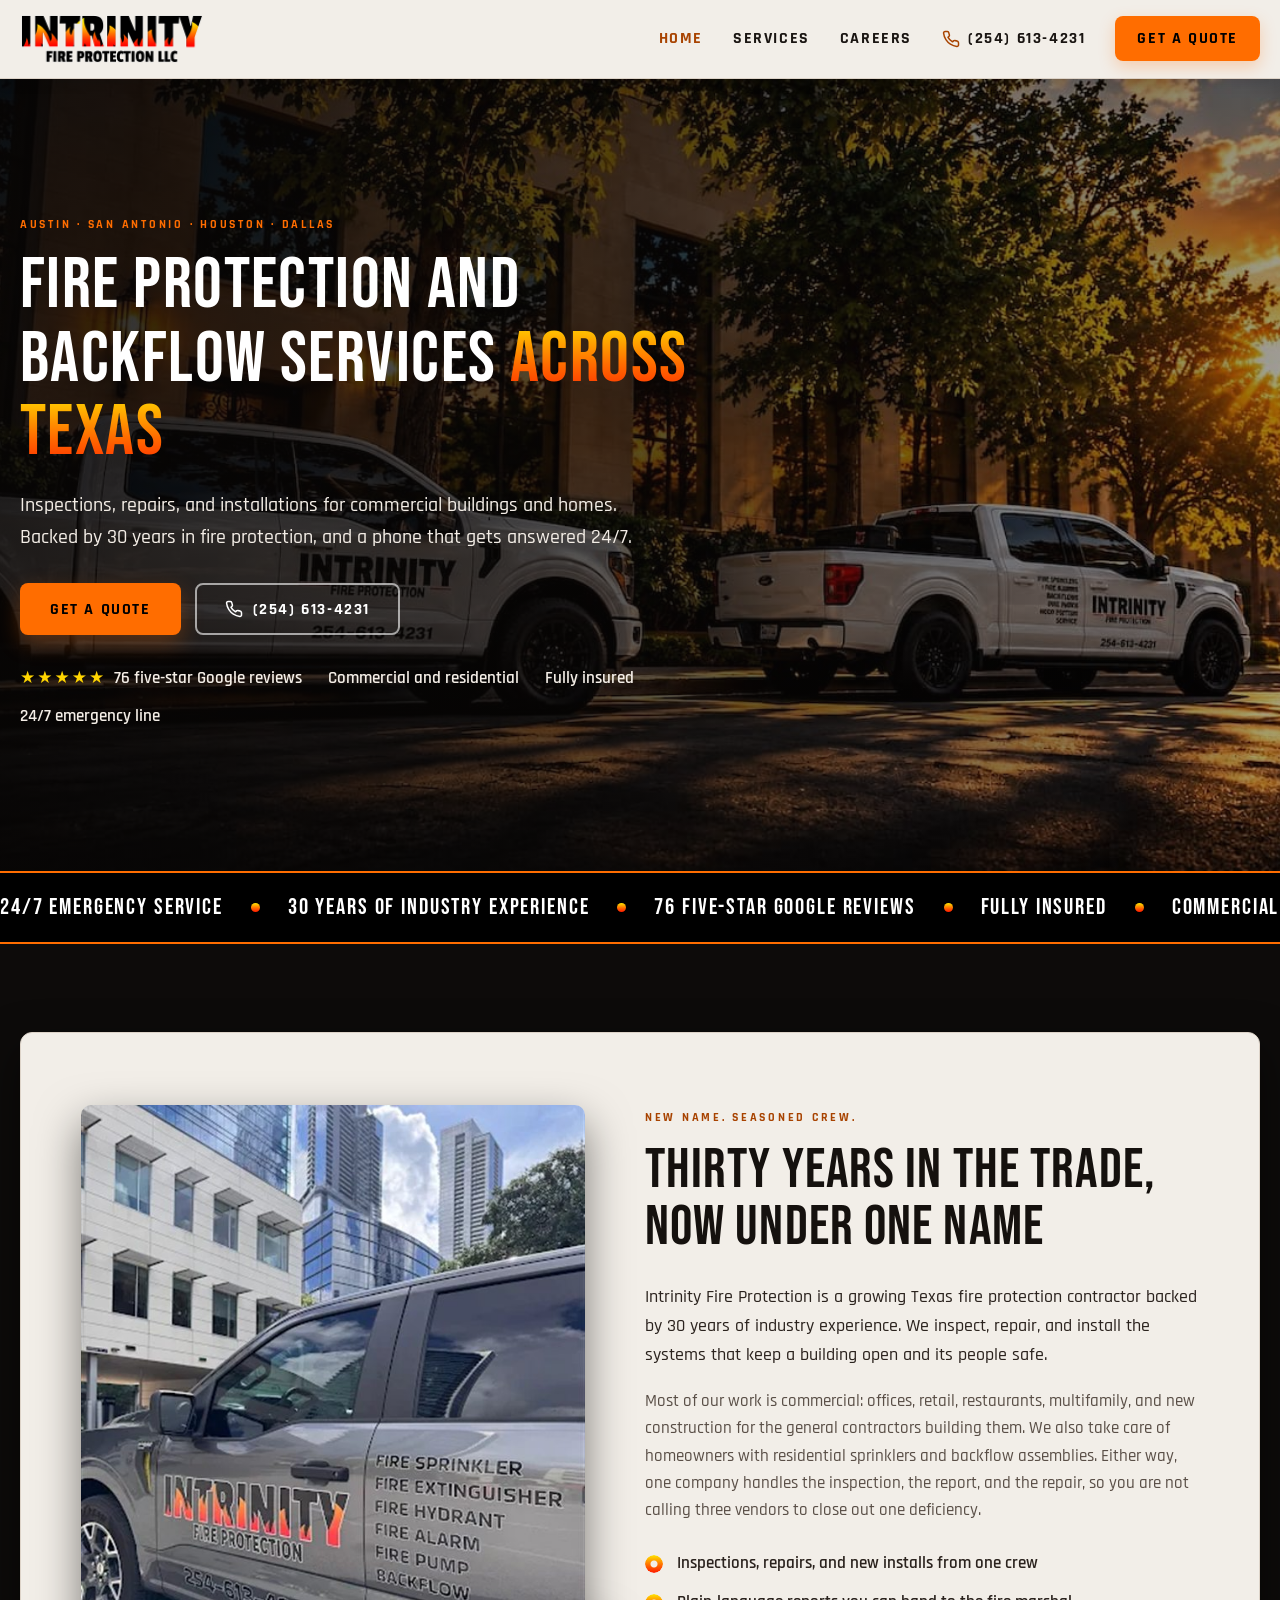
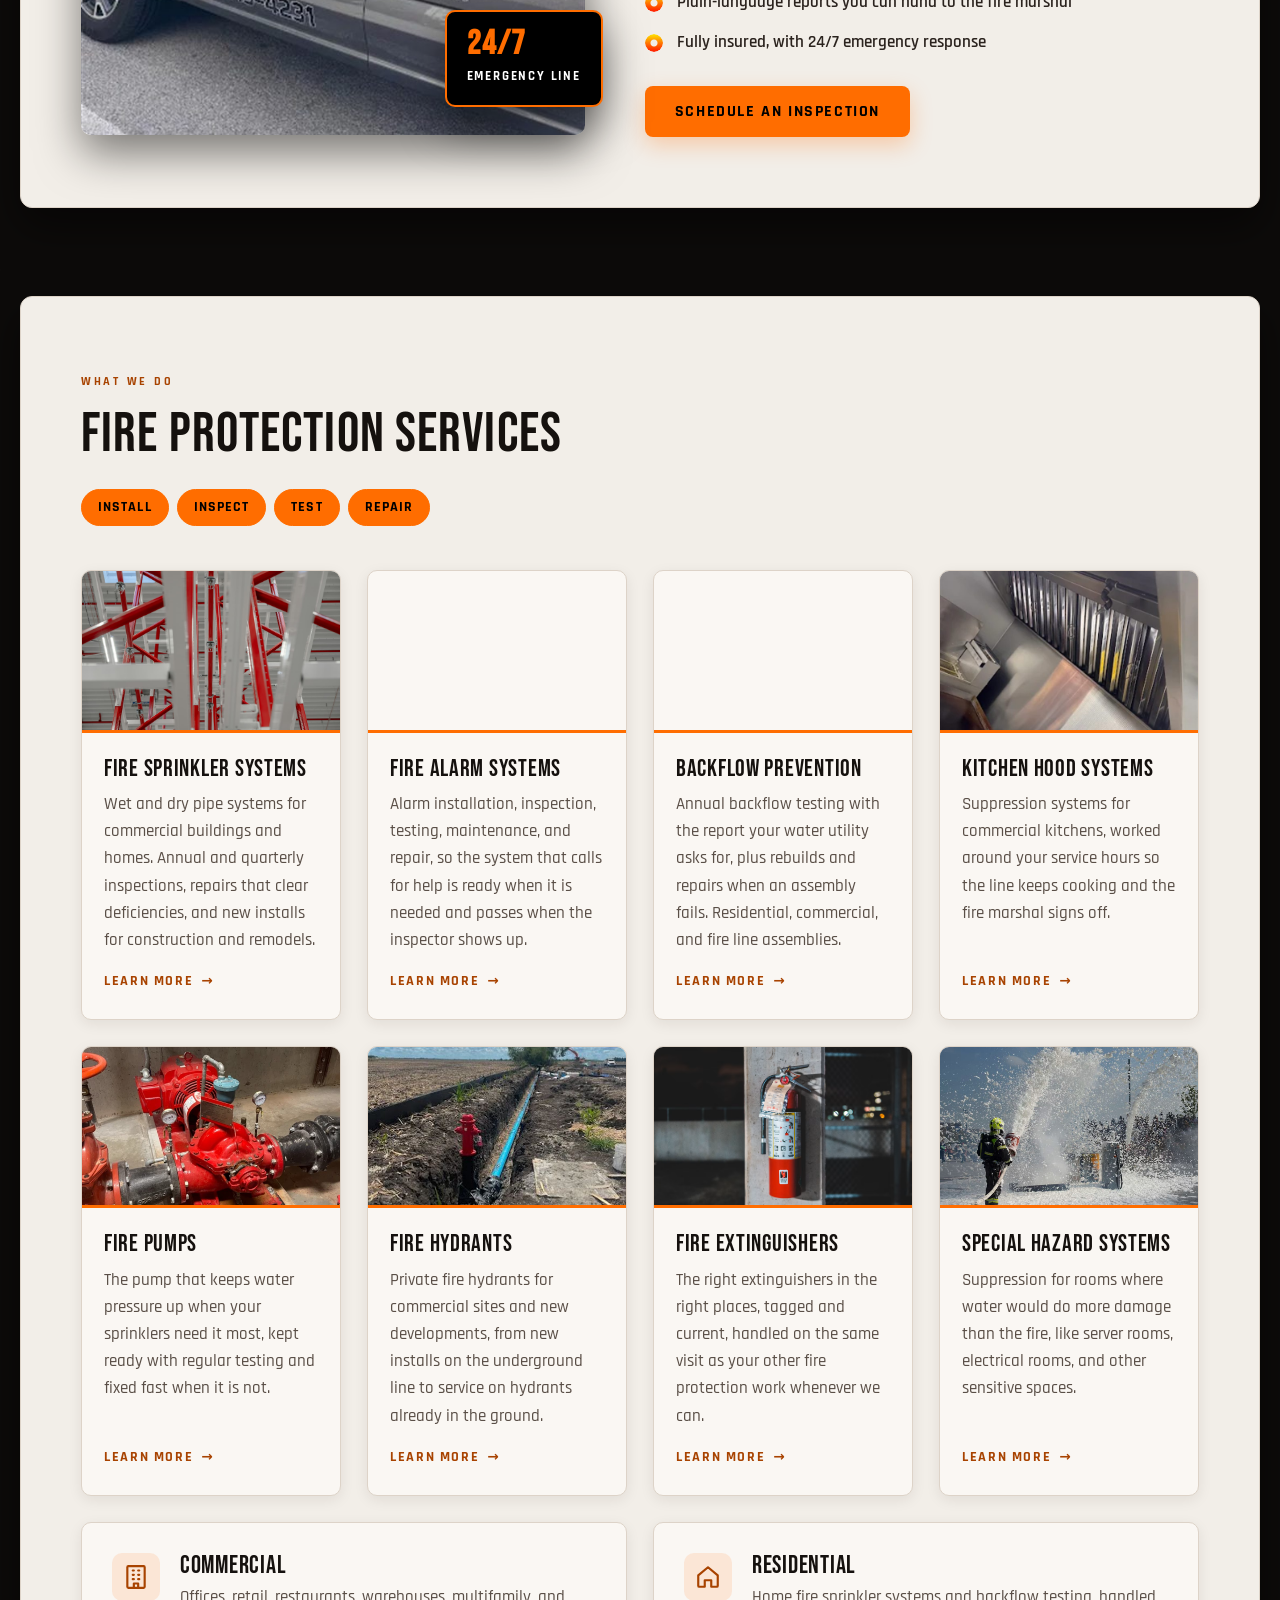
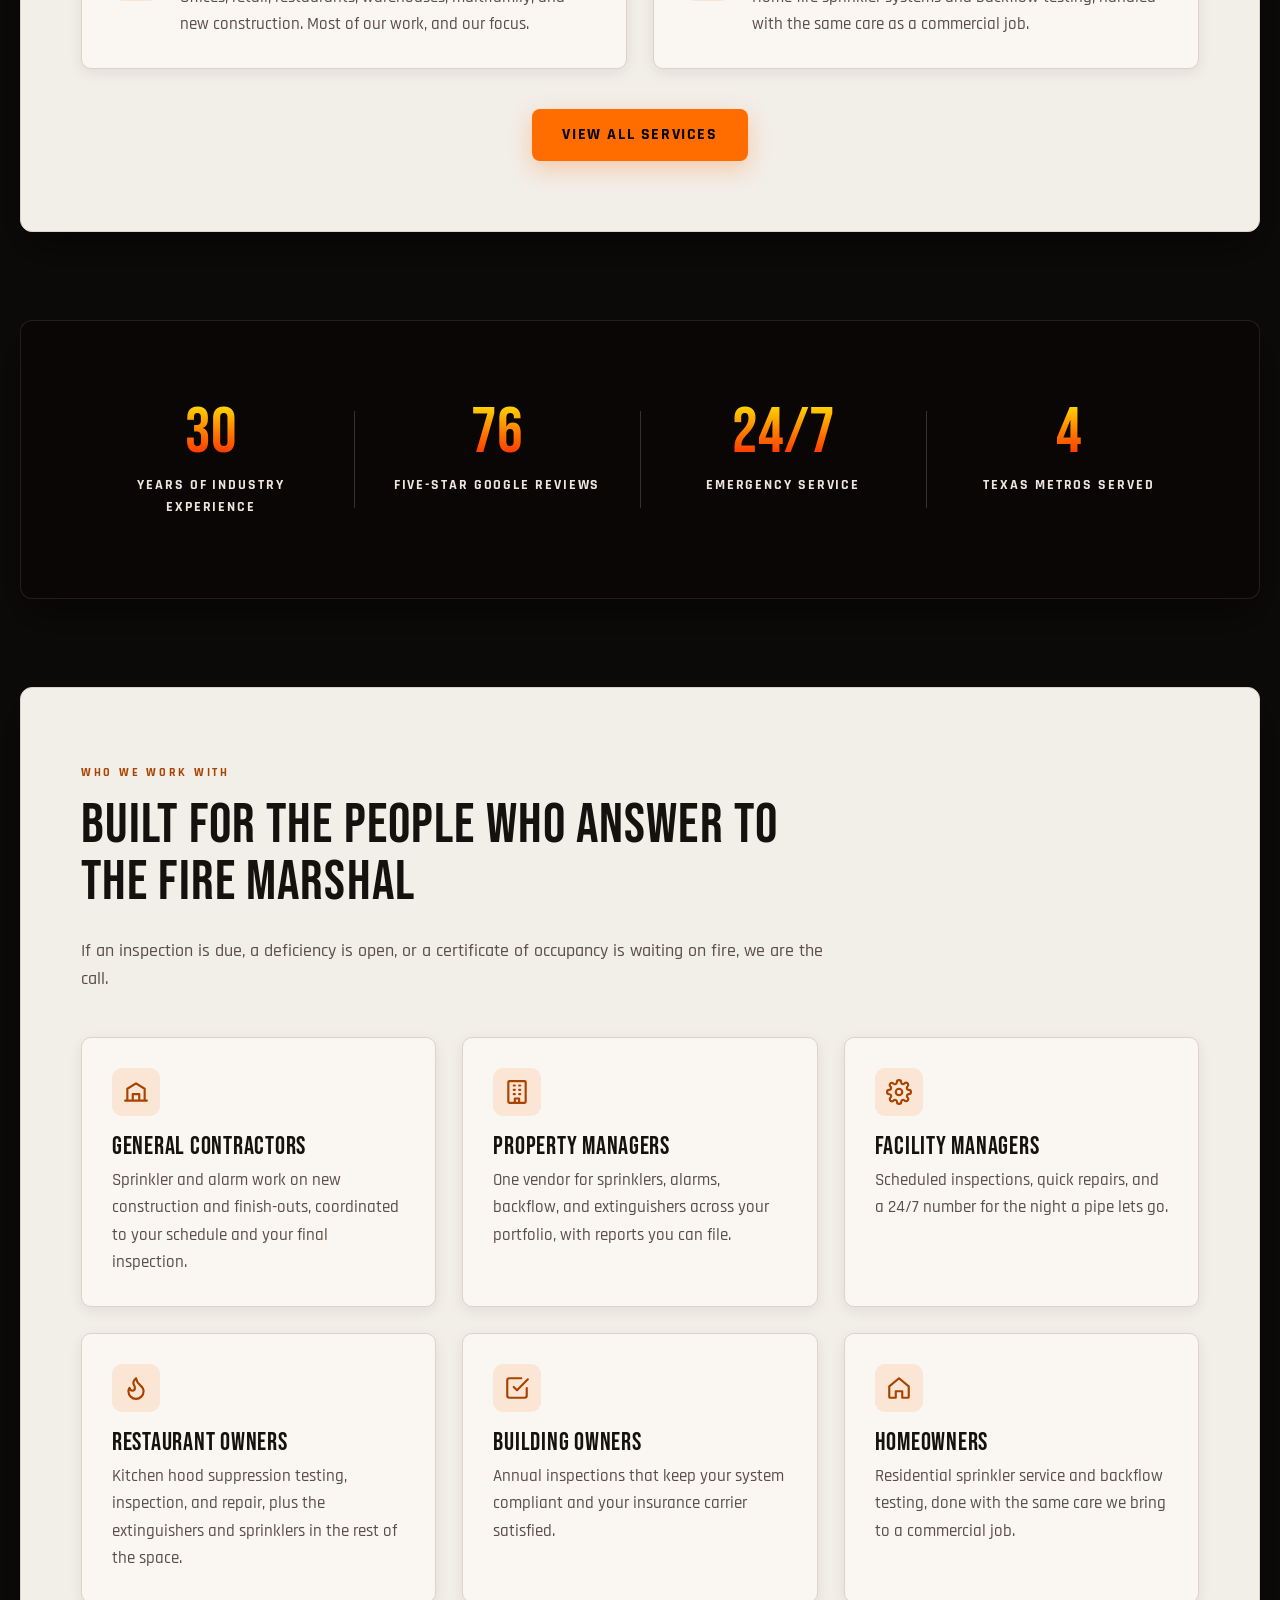
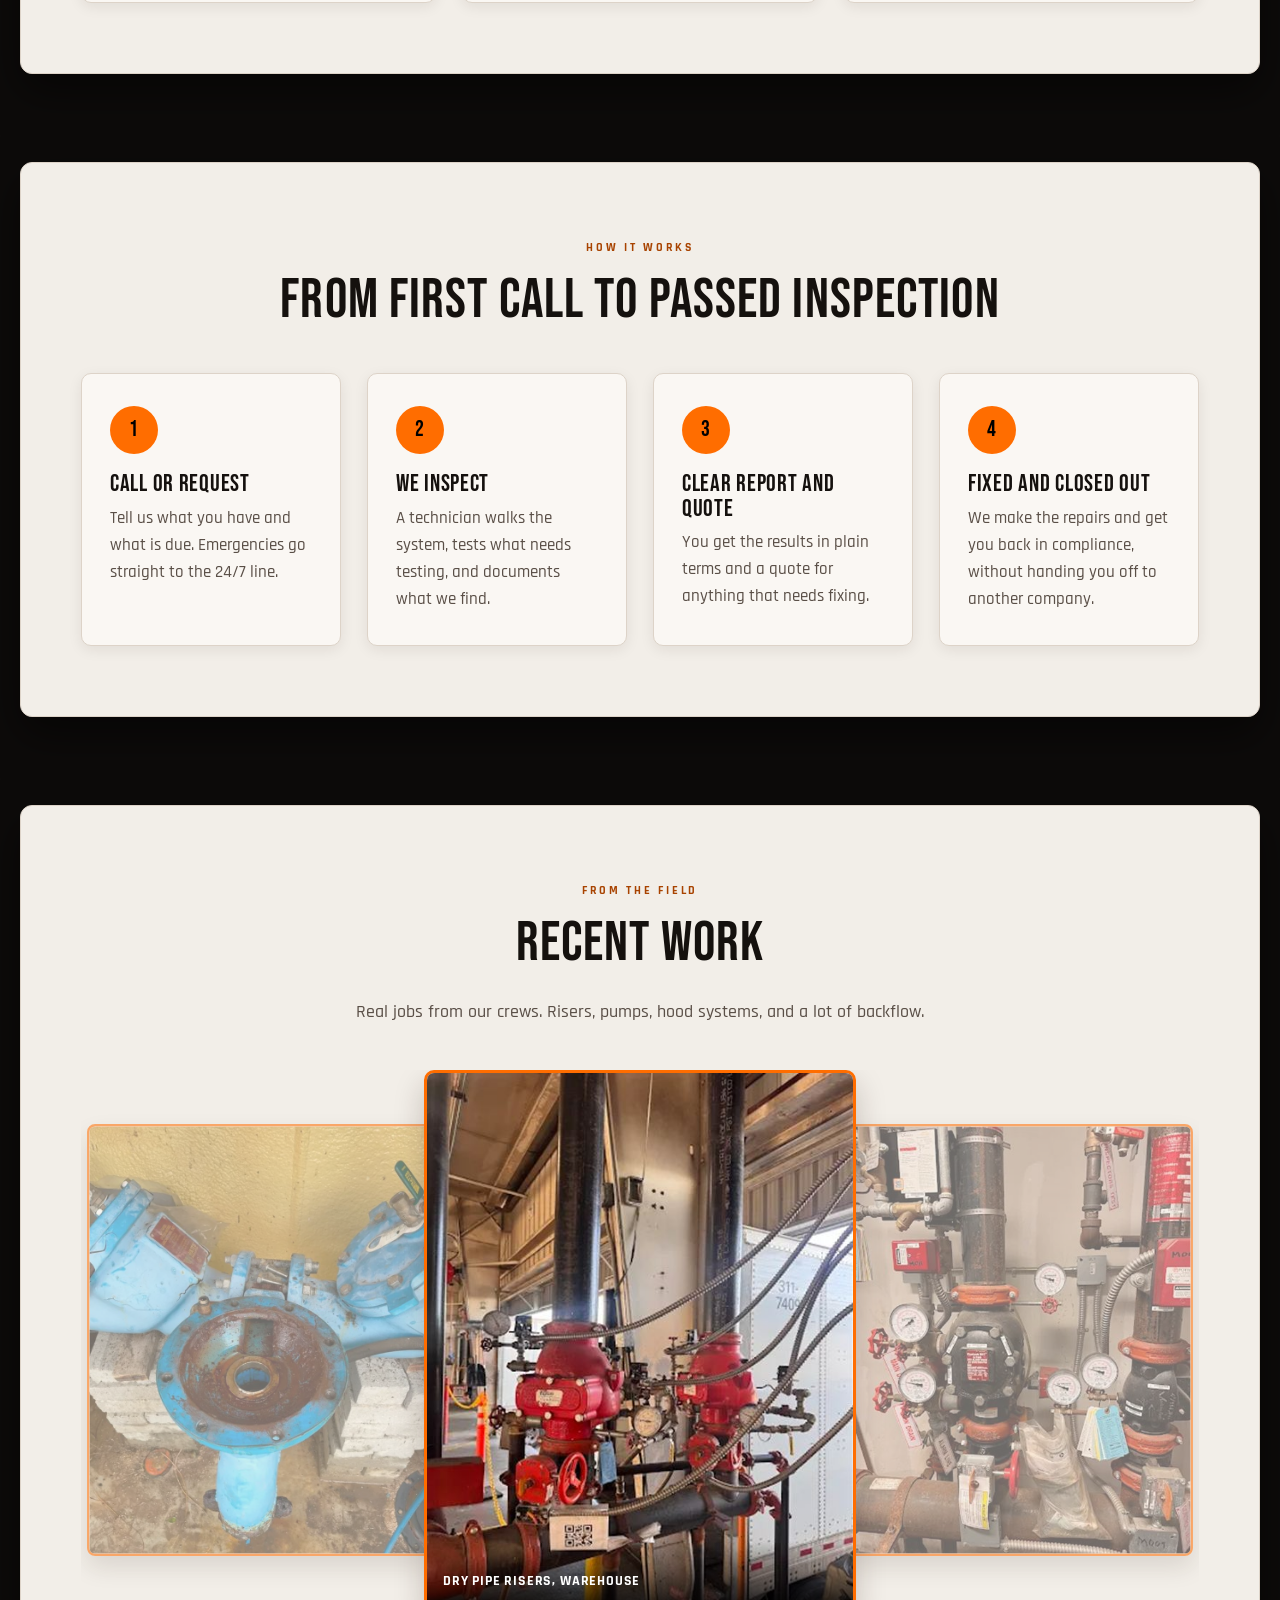
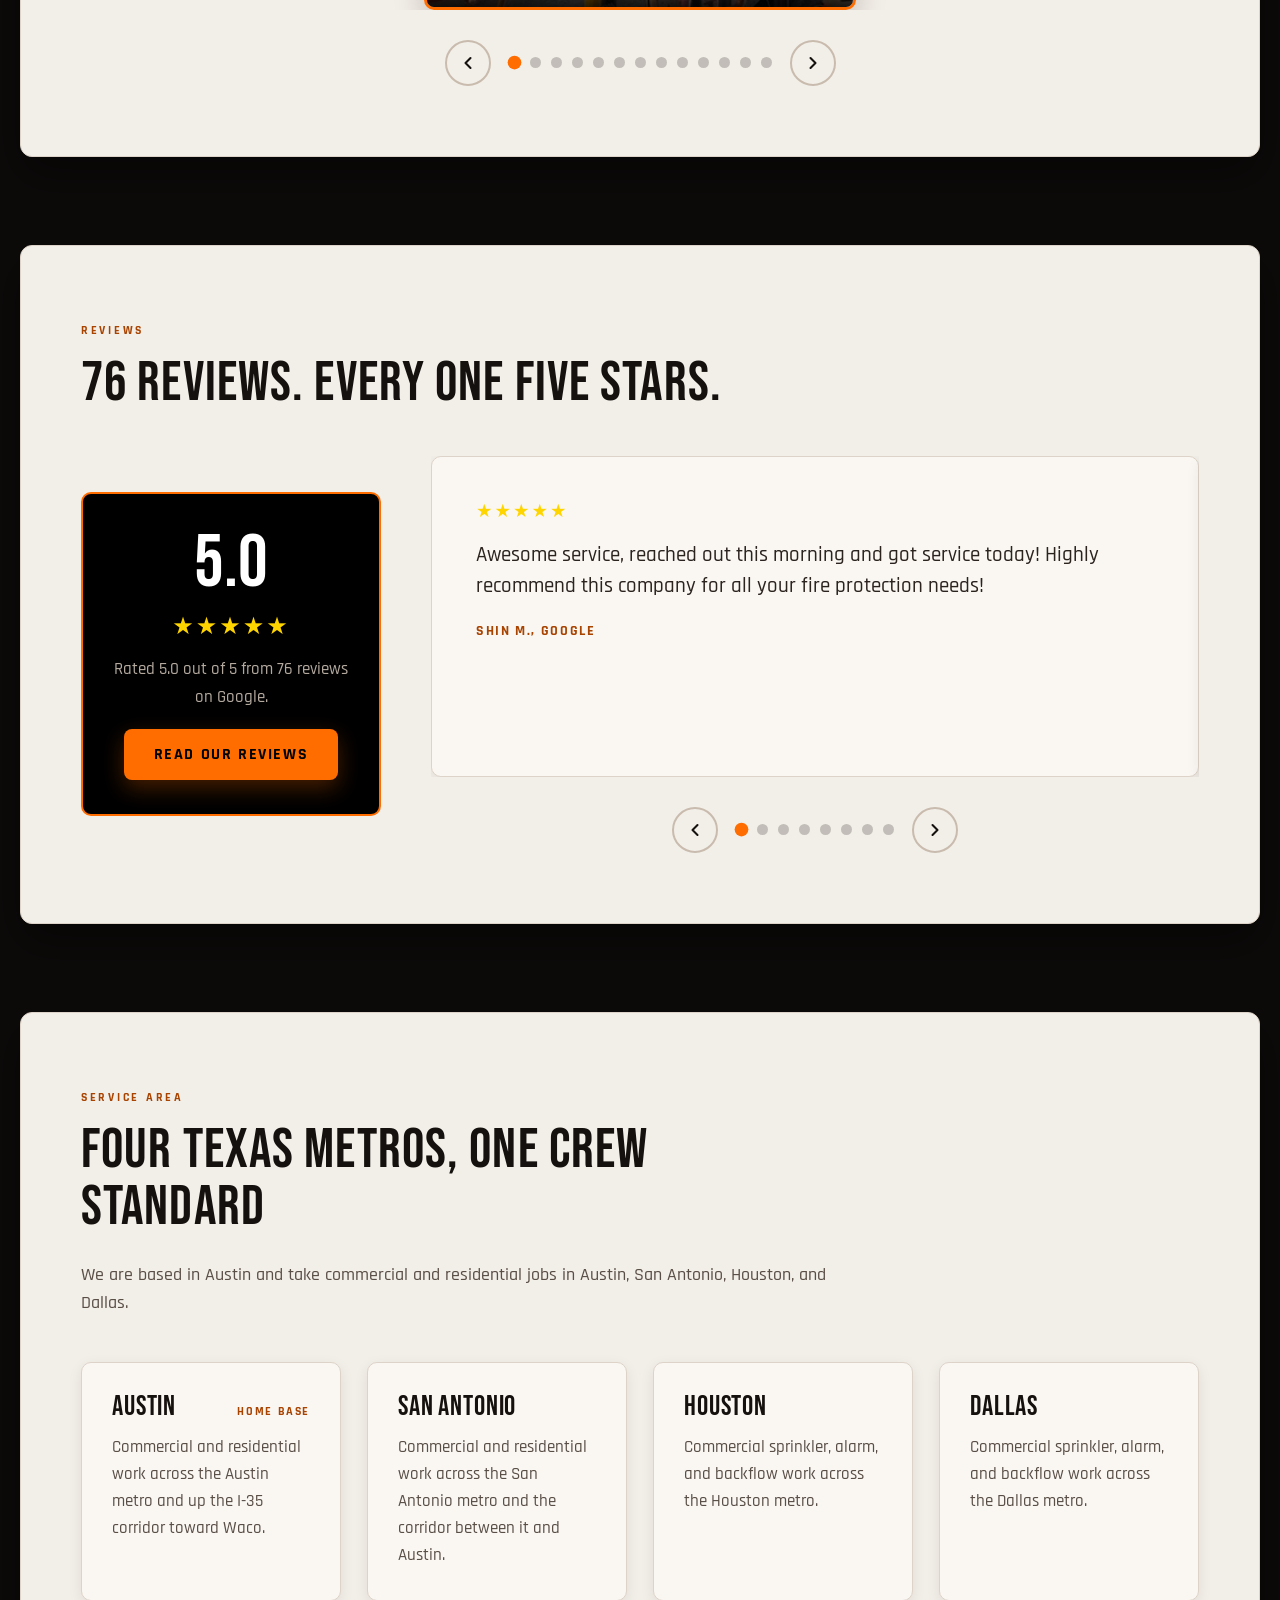
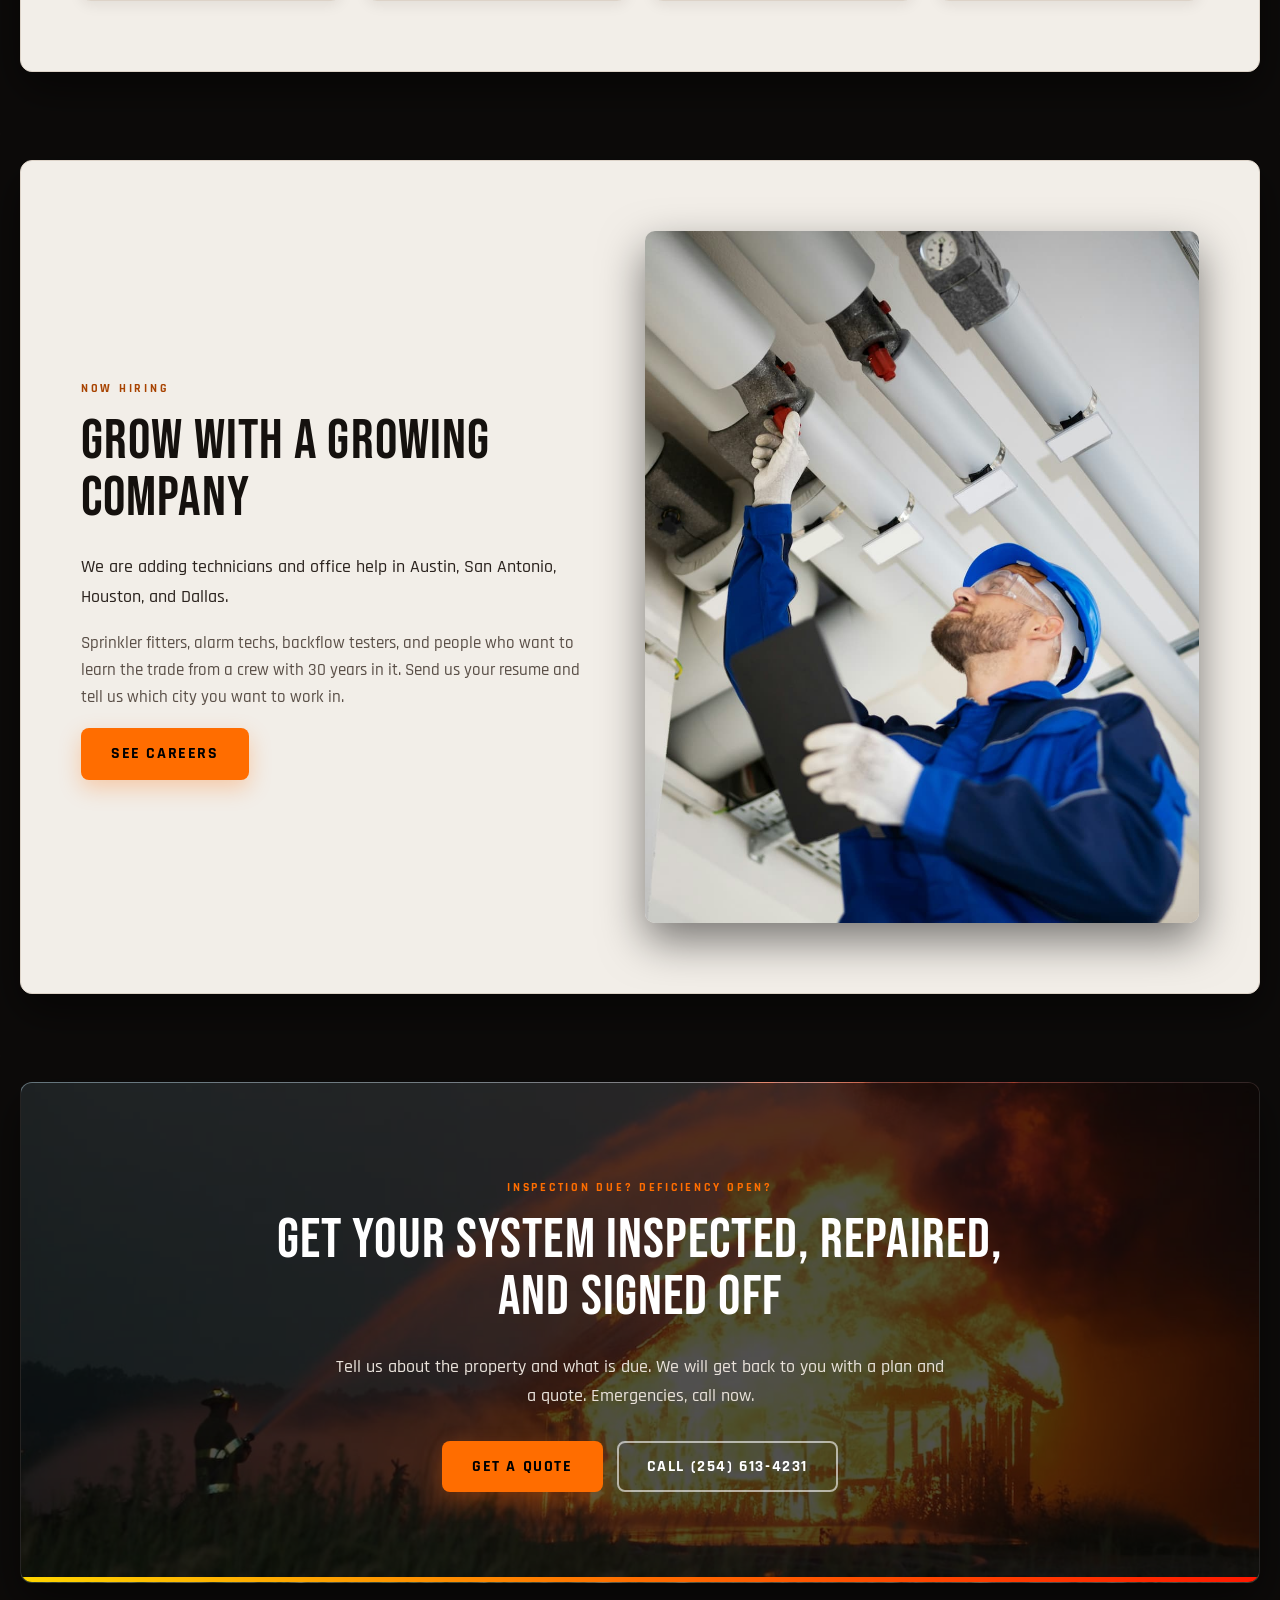
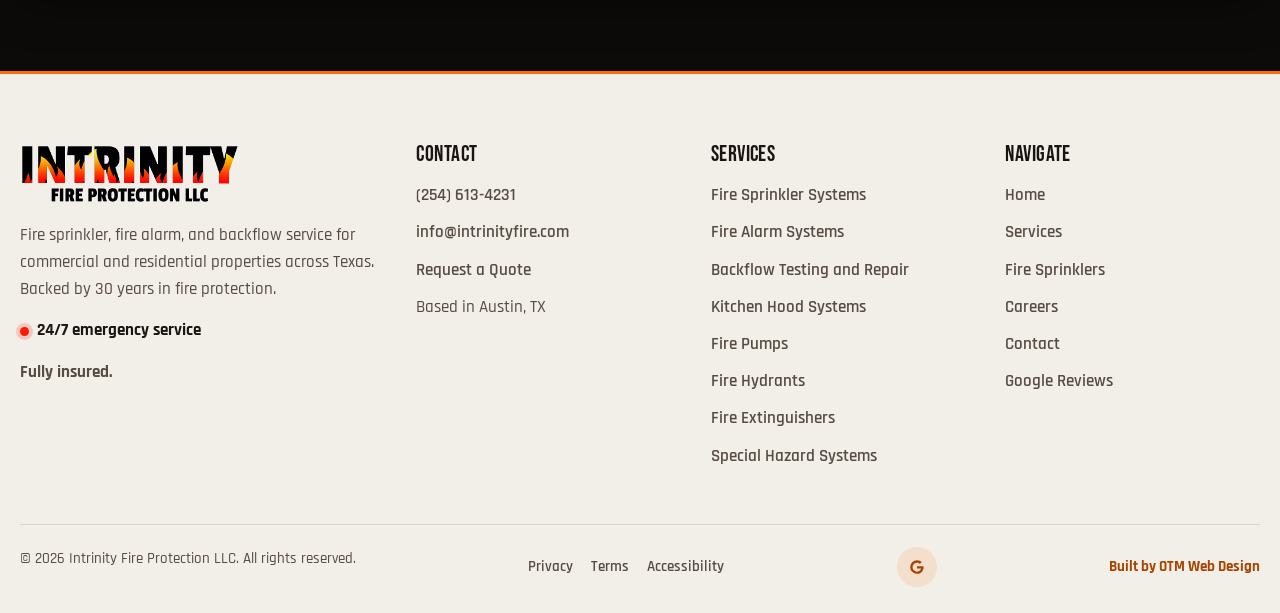
<file: index.html>
<!DOCTYPE html>
<html lang="en">
<head>
<meta charset="UTF-8">
<meta name="viewport" content="width=device-width, initial-scale=1.0">
<title>Intrinity Fire Protection | Sprinklers, Alarms, Backflow | TX</title>
<meta name="description" content="Fire sprinkler, fire alarm, and backflow testing for commercial and residential properties in Austin, San Antonio, Houston, and Dallas. 24/7 emergency service.">
<link rel="canonical" href="https://intrinityfire.com/">
<link rel="icon" type="image/png" href="assets/favicon.png">
<link rel="apple-touch-icon" href="assets/favicon.png">

<meta property="og:type" content="website">
<meta property="og:site_name" content="Intrinity Fire Protection">
<meta property="og:title" content="Intrinity Fire Protection | Sprinklers, Alarms, Backflow | TX">
<meta property="og:description" content="Fire sprinkler, fire alarm, and backflow testing for commercial and residential properties in Austin, San Antonio, Houston, and Dallas. 24/7 emergency service.">
<meta property="og:url" content="https://intrinityfire.com/">
<meta property="og:image" content="https://intrinityfire.com/assets/og-image.jpg">
<meta property="og:image:width" content="1200">
<meta property="og:image:height" content="630">
<meta property="og:image:alt" content="Intrinity Fire Protection LLC">
<meta name="twitter:card" content="summary_large_image">
<meta name="twitter:title" content="Intrinity Fire Protection | Sprinklers, Alarms, Backflow | TX">
<meta name="twitter:description" content="Fire sprinkler, fire alarm, and backflow testing for commercial and residential properties in Austin, San Antonio, Houston, and Dallas. 24/7 emergency service.">
<meta name="twitter:image" content="https://intrinityfire.com/assets/og-image.jpg">

<link rel="preconnect" href="https://fonts.googleapis.com">
<link rel="preconnect" href="https://fonts.gstatic.com" crossorigin>
<link href="https://fonts.googleapis.com/css2?family=Bebas+Neue&family=Rajdhani:wght@400;500;600;700&display=swap" rel="stylesheet">
<link rel="preload" as="image" href="assets/hero-home.jpg" fetchpriority="high">
<link rel="stylesheet" href="styles.css">
<noscript><style>.reveal{opacity:1;transform:none}</style></noscript>

<!-- Service-area business: no public street address, city/region only. Must match the Google Business Profile exactly. -->
<script type="application/ld+json">
{
  "@context": "https://schema.org",
  "@type": "GeneralContractor",
  "@id": "https://intrinityfire.com/#business",
  "name": "Intrinity Fire Protection LLC",
  "alternateName": "Intrinity Fire Protection",
  "description": "Fire protection contractor providing fire sprinkler, fire alarm, and backflow prevention installation, inspection, and repair for commercial and residential properties in Austin, San Antonio, Houston, and Dallas, Texas. Backed by 30 years of industry experience. 24/7 emergency service. Fully insured.",
  "url": "https://intrinityfire.com/",
  "logo": "https://intrinityfire.com/assets/logo.png",
  "image": "https://intrinityfire.com/assets/og-image.jpg",
  "telephone": "+1-254-613-4231",
  "email": "info@intrinityfire.com",
  "priceRange": "$$",
  "address": {
    "@type": "PostalAddress",
    "addressLocality": "Austin",
    "addressRegion": "TX",
    "addressCountry": "US"
  },
  "areaServed": [
    { "@type": "City", "name": "Austin, TX" },
    { "@type": "City", "name": "San Antonio, TX" },
    { "@type": "City", "name": "Houston, TX" },
    { "@type": "City", "name": "Dallas, TX" }
  ],
  "openingHoursSpecification": [
    {
      "@type": "OpeningHoursSpecification",
      "dayOfWeek": ["Monday","Tuesday","Wednesday","Thursday","Friday","Saturday","Sunday"],
      "opens": "00:00",
      "closes": "23:59"
    }
  ],
  "founder": { "@type": "Person", "name": "Orion Trinidad" },
  "knowsAbout": ["Fire sprinkler systems", "Fire alarm systems", "Backflow prevention", "Fire pumps", "Kitchen hood fire suppression", "Fire extinguishers", "Fire hydrants", "Special hazard fire suppression systems", "NFPA 25 inspections"],
  "aggregateRating": {
    "@type": "AggregateRating",
    "ratingValue": "5.0",
    "bestRating": "5",
    "reviewCount": "76"
  },
  "hasOfferCatalog": {
    "@type": "OfferCatalog",
    "name": "Fire protection services",
    "itemListElement": [
      { "@type": "Offer", "itemOffered": { "@type": "Service", "name": "Fire sprinkler installation, inspection, and repair" } },
      { "@type": "Offer", "itemOffered": { "@type": "Service", "name": "Fire alarm installation, inspection, testing, maintenance, and repair" } },
      { "@type": "Offer", "itemOffered": { "@type": "Service", "name": "Backflow testing and repair" } },
      { "@type": "Offer", "itemOffered": { "@type": "Service", "name": "Fire pump inspection and repair" } },
      { "@type": "Offer", "itemOffered": { "@type": "Service", "name": "Kitchen hood suppression testing, inspection, and repair" } },
      { "@type": "Offer", "itemOffered": { "@type": "Service", "name": "Fire extinguisher inspection and replacement" } },
      { "@type": "Offer", "itemOffered": { "@type": "Service", "name": "Fire hydrant installation and service" } },
      { "@type": "Offer", "itemOffered": { "@type": "Service", "name": "Special hazard suppression system installation, inspection, testing, and repair" } }
    ]
  }
}
</script>
<!-- sameAs: add the Google Business Profile share link and any real social profiles once Orion supplies them. -->
</head>
<body data-page="home">
<a class="skip-link" href="#main">Skip to main content</a>
<nav class="site-nav" aria-label="Primary">
  <div class="nav-inner">
    <a class="nav-logo" href="index.html" aria-label="Intrinity Fire Protection, home">
      <img src="assets/logo.png" alt="Intrinity Fire Protection LLC" width="744" height="202">
    </a>
    <button class="nav-toggle" type="button" aria-expanded="false" aria-controls="nav-links" aria-label="Open menu">
      <span></span><span></span><span></span>
    </button>
    <ul class="nav-links" id="nav-links">
      <li><a href="index.html" data-nav="home">Home</a></li>
      <li><a href="services.html" data-nav="services fire-sprinklers">Services</a></li>
      <li><a href="careers.html" data-nav="careers">Careers</a></li>
      <li><a class="nav-phone" href="tel:+12546134231" aria-label="Call (254) 613-4231"><svg viewBox="0 0 24 24" fill="none" stroke="currentColor" stroke-width="2" stroke-linecap="round" stroke-linejoin="round" aria-hidden="true"><path d="M22 16.9v3a2 2 0 0 1-2.2 2 19.8 19.8 0 0 1-8.6-3.1 19.5 19.5 0 0 1-6-6A19.8 19.8 0 0 1 2.1 4.2 2 2 0 0 1 4.1 2h3a2 2 0 0 1 2 1.7c.1.9.4 1.8.7 2.7a2 2 0 0 1-.5 2.1L8 9.8a16 16 0 0 0 6 6l1.3-1.3a2 2 0 0 1 2.1-.4c.9.3 1.8.6 2.7.7a2 2 0 0 1 1.7 2z"/></svg><span class="nav-phone-num">(254) 613-4231</span></a></li>
      <li><a class="nav-cta" href="contact.html">Get a Quote</a></li>
    </ul>
  </div>
</nav>
<main id="main">

  <section class="hero" aria-labelledby="hero-title">
    <div class="hero-inner">
      <div class="hero-content">
        <span class="eyebrow">Austin &middot; San Antonio &middot; Houston &middot; Dallas</span>
        <h1 id="hero-title">Fire Protection and Backflow Services <span class="flame-text">Across Texas</span></h1>
        <p class="lead">Inspections, repairs, and installations for commercial buildings and homes. Backed by 30 years in fire protection, and a phone that gets answered 24/7.</p>
        <div class="hero-actions">
          <a class="btn btn-primary" href="contact.html">Get a Quote</a>
          <a class="btn btn-ghost" href="tel:+12546134231"><svg viewBox="0 0 24 24" fill="none" stroke="currentColor" stroke-width="2" stroke-linecap="round" stroke-linejoin="round" aria-hidden="true"><path d="M22 16.9v3a2 2 0 0 1-2.2 2 19.8 19.8 0 0 1-8.6-3.1 19.5 19.5 0 0 1-6-6A19.8 19.8 0 0 1 2.1 4.2 2 2 0 0 1 4.1 2h3a2 2 0 0 1 2 1.7c.1.9.4 1.8.7 2.7a2 2 0 0 1-.5 2.1L8 9.8a16 16 0 0 0 6 6l1.3-1.3a2 2 0 0 1 2.1-.4c.9.3 1.8.6 2.7.7a2 2 0 0 1 1.7 2z"/></svg>(254) 613-4231</a>
        </div>
        <div class="hero-proof">
          <span><span class="stars" aria-hidden="true">&#9733;&#9733;&#9733;&#9733;&#9733;</span> 76 five-star Google reviews</span>
          <span>Commercial and residential</span>
          <span>Fully insured</span>
          <span>24/7 emergency line</span>
        </div>
      </div>
    </div>
  </section>

  <div class="marquee" aria-label="Highlights">
    <div class="marquee-track">
      <div class="marquee-group">
        <span class="marquee-item">24/7 Emergency Service</span>
        <span class="marquee-item">30 Years of Industry Experience</span>
        <span class="marquee-item">76 Five-Star Google Reviews</span>
        <span class="marquee-item">Fully Insured</span>
        <span class="marquee-item">Commercial and Residential</span>
        <span class="marquee-item">Sprinklers. Alarms. Backflow. Hydrants.</span>
        <span class="marquee-item">Austin &middot; San Antonio &middot; Houston &middot; Dallas</span>
      </div>
      <div class="marquee-group" aria-hidden="true">
        <span class="marquee-item">24/7 Emergency Service</span>
        <span class="marquee-item">30 Years of Industry Experience</span>
        <span class="marquee-item">76 Five-Star Google Reviews</span>
        <span class="marquee-item">Fully Insured</span>
        <span class="marquee-item">Commercial and Residential</span>
        <span class="marquee-item">Sprinklers. Alarms. Backflow. Hydrants.</span>
        <span class="marquee-item">Austin &middot; San Antonio &middot; Houston &middot; Dallas</span>
      </div>
    </div>
  </div>

  <!-- Intro -->
  <section class="section" aria-labelledby="intro-title">
    <div class="container reveal">
      <div class="split">
        <div class="split-media">
          <img src="assets/intro-main.jpg" alt="Intrinity Fire Protection service truck in downtown Austin, lettered with its sprinkler, extinguisher, hydrant, alarm, pump, and backflow services" width="600" height="750" loading="lazy" decoding="async">
          <div class="media-badge"><strong>24/7</strong><span>Emergency line</span></div>
        </div>
        <div class="split-body">
          <span class="eyebrow">New name. Seasoned crew.</span>
          <h2 id="intro-title">Thirty Years in the Trade, Now Under One Name</h2>
          <p class="lead">Intrinity Fire Protection is a growing Texas fire protection contractor backed by 30 years of industry experience. We inspect, repair, and install the systems that keep a building open and its people safe.</p>
          <p>Most of our work is commercial: offices, retail, restaurants, multifamily, and new construction for the general contractors building them. We also take care of homeowners with residential sprinklers and backflow assemblies. Either way, one company handles the inspection, the report, and the repair, so you are not calling three vendors to close out one deficiency.</p>
          <ul class="check-list">
            <li>Inspections, repairs, and new installs from one crew</li>
            <li>Plain-language reports you can hand to the fire marshal</li>
            <li>Fully insured, with 24/7 emergency response</li>
          </ul>
          <a class="btn btn-primary" href="contact.html">Schedule an Inspection</a>
        </div>
      </div>
    </div>
  </section>

  <!-- Services -->
  <section class="section" aria-labelledby="services-title">
    <div class="container reveal">
      <div class="section-head">
        <span class="eyebrow">What we do</span>
        <h2 id="services-title">Fire Protection Services</h2>
        <ul class="card-tags section-tags" aria-label="What we do for every system"><li>Install</li><li>Inspect</li><li>Test</li><li>Repair</li></ul>
      </div>
      <div class="grid grid-4 services-grid">
        <article class="card">
          <img class="card-img" src="assets/service-fire-sprinklers.jpg" alt="Dry pipe sprinkler valve with pressure gauges and control valve on a commercial riser" width="960" height="600" loading="lazy" decoding="async">
          <div class="card-body">
            <h3>Fire Sprinkler Systems</h3>
            <p>Wet and dry pipe systems for commercial buildings and homes. Annual and quarterly inspections, repairs that clear deficiencies, and new installs for construction and remodels.</p>
            <a class="text-link" href="fire-sprinklers.html">Learn more</a>
          </div>
        </article>
        <article class="card">
          <img class="card-img" src="assets/service-fire-alarms.jpg" alt="Fire alarm system service, placeholder image" width="960" height="600" loading="lazy" decoding="async">
          <div class="card-body">
            <h3>Fire Alarm Systems</h3>
            <p>Alarm installation, inspection, testing, maintenance, and repair, so the system that calls for help is ready when it is needed and passes when the inspector shows up.</p>
            <a class="text-link" href="services.html#fire-alarms">Learn more</a>
          </div>
        </article>
        <article class="card">
          <img class="card-img" src="assets/service-backflow.jpg" alt="Brass reduced pressure backflow assembly with test cocks mounted on a stone wall" width="960" height="600" loading="lazy" decoding="async">
          <div class="card-body">
            <h3>Backflow Prevention</h3>
            <p>Annual backflow testing with the report your water utility asks for, plus rebuilds and repairs when an assembly fails. Residential, commercial, and fire line assemblies.</p>
            <a class="text-link" href="services.html#backflow">Learn more</a>
          </div>
        </article>
        <article class="card">
          <img class="card-img" src="assets/service-kitchen-hoods.jpg" alt="Stainless commercial kitchen hood with grease filters over a cooking line" width="640" height="400" loading="lazy" decoding="async">
          <div class="card-body">
            <h3>Kitchen Hood Systems</h3>
            <p>Suppression systems for commercial kitchens, worked around your service hours so the line keeps cooking and the fire marshal signs off.</p>
            <a class="text-link" href="services.html#kitchen-hoods">Learn more</a>
          </div>
        </article>
        <article class="card">
          <img class="card-img" src="assets/service-fire-pumps.jpg" alt="Red split-case fire pump with flanged suction and discharge piping" width="960" height="600" loading="lazy" decoding="async">
          <div class="card-body">
            <h3>Fire Pumps</h3>
            <p>The pump that keeps water pressure up when your sprinklers need it most, kept ready with regular testing and fixed fast when it is not.</p>
            <a class="text-link" href="services.html#fire-pumps">Learn more</a>
          </div>
        </article>
        <article class="card">
          <img class="card-img" src="assets/gallery-5.jpg" alt="New fire hydrant set on an underground water line in an open trench" width="480" height="600" loading="lazy" decoding="async">
          <div class="card-body">
            <h3>Fire Hydrants</h3>
            <p>Private fire hydrants for commercial sites and new developments, from new installs on the underground line to service on hydrants already in the ground.</p>
            <a class="text-link" href="services.html#fire-hydrants">Learn more</a>
          </div>
        </article>
        <article class="card">
          <img class="card-img" src="assets/service-fire-extinguishers.jpg" alt="Fire extinguisher service, placeholder image" width="1170" height="780" loading="lazy" decoding="async">
          <div class="card-body">
            <h3>Fire Extinguishers</h3>
            <p>The right extinguishers in the right places, tagged and current, handled on the same visit as your other fire protection work whenever we can.</p>
            <a class="text-link" href="services.html#fire-extinguishers">Learn more</a>
          </div>
        </article>
        <article class="card">
          <img class="card-img" src="assets/service-special-hazard.jpg" alt="Firefighter discharging fire suppression foam during a live demonstration" width="960" height="600" loading="lazy" decoding="async">
          <div class="card-body">
            <h3>Special Hazard Systems</h3>
            <p>Suppression for rooms where water would do more damage than the fire, like server rooms, electrical rooms, and other sensitive spaces.</p>
            <a class="text-link" href="services.html#special-hazard">Learn more</a>
          </div>
        </article>
      </div>

      <div class="grid grid-2 property-types">
        <div class="card tile property-type">
          <div class="tile-icon"><svg viewBox="0 0 24 24" fill="none" stroke="currentColor" stroke-width="2" stroke-linecap="round" stroke-linejoin="round" aria-hidden="true"><rect x="4" y="2" width="16" height="20" rx="1"/><path d="M9 6h1M14 6h1M9 10h1M14 10h1M9 14h1M14 14h1M10 22v-4h4v4"/></svg></div>
          <div>
            <h3>Commercial</h3>
            <p>Offices, retail, restaurants, warehouses, multifamily, and new construction. Most of our work, and our focus.</p>
          </div>
        </div>
        <div class="card tile property-type">
          <div class="tile-icon"><svg viewBox="0 0 24 24" fill="none" stroke="currentColor" stroke-width="2" stroke-linecap="round" stroke-linejoin="round" aria-hidden="true"><path d="M3 10.5 12 3l9 7.5V20a1 1 0 0 1-1 1h-5v-6H9v6H4a1 1 0 0 1-1-1z"/></svg></div>
          <div>
            <h3>Residential</h3>
            <p>Home fire sprinkler systems and backflow testing, handled with the same care as a commercial job.</p>
          </div>
        </div>
      </div>

      <div class="section-foot">
        <a class="btn btn-primary" href="services.html">View All Services</a>
      </div>
    </div>
  </section>

  <!-- Stats -->
  <section class="section" aria-label="Intrinity by the numbers">
    <div class="container is-strong reveal">
      <div class="stats">
        <div class="stat"><span class="stat-num">30</span><span class="stat-label">Years of industry experience</span></div>
        <div class="stat"><span class="stat-num">76</span><span class="stat-label">Five-star Google reviews</span></div>
        <div class="stat"><span class="stat-num">24/7</span><span class="stat-label">Emergency service</span></div>
        <div class="stat"><span class="stat-num">4</span><span class="stat-label">Texas metros served</span></div>
      </div>
    </div>
  </section>

  <!-- Who we work with -->
  <section class="section" aria-labelledby="clients-title">
    <div class="container reveal">
      <div class="section-head">
        <span class="eyebrow">Who we work with</span>
        <h2 id="clients-title">Built for the People Who Answer to the Fire Marshal</h2>
        <p>If an inspection is due, a deficiency is open, or a certificate of occupancy is waiting on fire, we are the call.</p>
      </div>
      <div class="grid grid-3">
        <div class="card tile">
          <div class="tile-icon"><svg viewBox="0 0 24 24" fill="none" stroke="currentColor" stroke-width="2" stroke-linecap="round" stroke-linejoin="round" aria-hidden="true"><path d="M2 20h20M4 20V9l8-5 8 5v11M9 20v-6h6v6"/></svg></div>
          <h3>General Contractors</h3>
          <p>Sprinkler and alarm work on new construction and finish-outs, coordinated to your schedule and your final inspection.</p>
        </div>
        <div class="card tile">
          <div class="tile-icon"><svg viewBox="0 0 24 24" fill="none" stroke="currentColor" stroke-width="2" stroke-linecap="round" stroke-linejoin="round" aria-hidden="true"><rect x="4" y="2" width="16" height="20" rx="1"/><path d="M9 6h1M14 6h1M9 10h1M14 10h1M9 14h1M14 14h1M10 22v-4h4v4"/></svg></div>
          <h3>Property Managers</h3>
          <p>One vendor for sprinklers, alarms, backflow, and extinguishers across your portfolio, with reports you can file.</p>
        </div>
        <div class="card tile">
          <div class="tile-icon"><svg viewBox="0 0 24 24" fill="none" stroke="currentColor" stroke-width="2" stroke-linecap="round" stroke-linejoin="round" aria-hidden="true"><circle cx="12" cy="12" r="3"/><path d="M19.4 15a1.7 1.7 0 0 0 .3 1.8l.1.1a2 2 0 1 1-2.8 2.8l-.1-.1a1.7 1.7 0 0 0-1.8-.3 1.7 1.7 0 0 0-1 1.5V21a2 2 0 1 1-4 0v-.1a1.7 1.7 0 0 0-1.1-1.5 1.7 1.7 0 0 0-1.8.3l-.1.1a2 2 0 1 1-2.8-2.8l.1-.1a1.7 1.7 0 0 0 .3-1.8 1.7 1.7 0 0 0-1.5-1H3a2 2 0 1 1 0-4h.1a1.7 1.7 0 0 0 1.5-1.1 1.7 1.7 0 0 0-.3-1.8l-.1-.1a2 2 0 1 1 2.8-2.8l.1.1a1.7 1.7 0 0 0 1.8.3H9a1.7 1.7 0 0 0 1-1.5V3a2 2 0 1 1 4 0v.1a1.7 1.7 0 0 0 1 1.5 1.7 1.7 0 0 0 1.8-.3l.1-.1a2 2 0 1 1 2.8 2.8l-.1.1a1.7 1.7 0 0 0-.3 1.8V9a1.7 1.7 0 0 0 1.5 1H21a2 2 0 1 1 0 4h-.1a1.7 1.7 0 0 0-1.5 1z"/></svg></div>
          <h3>Facility Managers</h3>
          <p>Scheduled inspections, quick repairs, and a 24/7 number for the night a pipe lets go.</p>
        </div>
        <div class="card tile">
          <div class="tile-icon"><svg viewBox="0 0 24 24" fill="none" stroke="currentColor" stroke-width="2" stroke-linecap="round" stroke-linejoin="round" aria-hidden="true"><path d="M8.5 14.5A2.5 2.5 0 0 0 11 12c0-1.4-.5-2-1-3-1.1-2.1-.2-4 2-6 .5 2.5 2 4.9 4 6.5 2 1.6 3 3.5 3 5.5a7 7 0 1 1-14 0c0-1.2.4-2.3 1-3.2.3 1.2 1.3 2.7 2.5 2.7z"/></svg></div>
          <h3>Restaurant Owners</h3>
          <p>Kitchen hood suppression testing, inspection, and repair, plus the extinguishers and sprinklers in the rest of the space.</p>
        </div>
        <div class="card tile">
          <div class="tile-icon"><svg viewBox="0 0 24 24" fill="none" stroke="currentColor" stroke-width="2" stroke-linecap="round" stroke-linejoin="round" aria-hidden="true"><path d="M9 11l3 3L22 4"/><path d="M21 12v7a2 2 0 0 1-2 2H5a2 2 0 0 1-2-2V5a2 2 0 0 1 2-2h11"/></svg></div>
          <h3>Building Owners</h3>
          <p>Annual inspections that keep your system compliant and your insurance carrier satisfied.</p>
        </div>
        <div class="card tile">
          <div class="tile-icon"><svg viewBox="0 0 24 24" fill="none" stroke="currentColor" stroke-width="2" stroke-linecap="round" stroke-linejoin="round" aria-hidden="true"><path d="M3 10.5 12 3l9 7.5V20a1 1 0 0 1-1 1h-5v-6H9v6H4a1 1 0 0 1-1-1z"/></svg></div>
          <h3>Homeowners</h3>
          <p>Residential sprinkler service and backflow testing, done with the same care we bring to a commercial job.</p>
        </div>
      </div>
    </div>
  </section>

  <!-- Process -->
  <section class="section" aria-labelledby="process-title">
    <div class="container reveal">
      <div class="section-head center">
        <span class="eyebrow">How it works</span>
        <h2 id="process-title">From First Call to Passed Inspection</h2>
      </div>
      <div class="grid grid-4">
        <div class="card step">
          <div class="step-num">1</div>
          <h3>Call or Request</h3>
          <p>Tell us what you have and what is due. Emergencies go straight to the 24/7 line.</p>
        </div>
        <div class="card step">
          <div class="step-num">2</div>
          <h3>We Inspect</h3>
          <p>A technician walks the system, tests what needs testing, and documents what we find.</p>
        </div>
        <div class="card step">
          <div class="step-num">3</div>
          <h3>Clear Report and Quote</h3>
          <p>You get the results in plain terms and a quote for anything that needs fixing.</p>
        </div>
        <div class="card step">
          <div class="step-num">4</div>
          <h3>Fixed and Closed Out</h3>
          <p>We make the repairs and get you back in compliance, without handing you off to another company.</p>
        </div>
      </div>
    </div>
  </section>

  <!-- Gallery -->
  <section class="section" aria-labelledby="gallery-title">
    <div class="container reveal">
      <div class="section-head center">
        <span class="eyebrow">From the field</span>
        <h2 id="gallery-title">Recent Work</h2>
        <p>Real jobs from our crews. Risers, pumps, hood systems, and a lot of backflow.</p>
      </div>
      <div class="carousel" data-carousel="gallery" data-interval="4500" aria-roledescription="carousel" aria-label="Recent work photos">
        <div class="gallery-stage">
          <figure class="gallery-slide" data-slide><img src="assets/gallery-1.jpg" alt="Two red dry pipe sprinkler risers with gauges in a warehouse loading area" width="480" height="600" loading="lazy" decoding="async"><figcaption>Dry pipe risers, warehouse</figcaption></figure>
          <figure class="gallery-slide" data-slide><img src="assets/gallery-2.jpg" alt="Sprinkler riser room with alarm valves, gauges, and inspection tags" width="480" height="600" loading="lazy" decoding="async"><figcaption>Riser room inspection</figcaption></figure>
          <figure class="gallery-slide" data-slide><img src="assets/gallery-3.jpg" alt="Dry pipe valve riser with sprinkler gauges during an inspection" width="800" height="1000" loading="lazy" decoding="async"><figcaption>Dry pipe valve service</figcaption></figure>
          <figure class="gallery-slide" data-slide><img src="assets/gallery-4.jpg" alt="Red split-case fire pump in a concrete pump room" width="800" height="1000" loading="lazy" decoding="async"><figcaption>Fire pump service</figcaption></figure>
          <figure class="gallery-slide" data-slide><img src="assets/gallery-5.jpg" alt="New fire hydrant set on an underground water line in an open trench" width="480" height="600" loading="lazy" decoding="async"><figcaption>Fire hydrant install</figcaption></figure>
          <figure class="gallery-slide" data-slide><img src="assets/gallery-6.jpg" alt="Stainless commercial kitchen hood over a cooking line" width="480" height="600" loading="lazy" decoding="async"><figcaption>Kitchen hood system</figcaption></figure>
          <figure class="gallery-slide" data-slide><img src="assets/gallery-7.jpg" alt="Open Buckeye kitchen suppression control head above its agent cylinder" width="480" height="600" loading="lazy" decoding="async"><figcaption>Suppression control head</figcaption></figure>
          <figure class="gallery-slide" data-slide><img src="assets/gallery-8.jpg" alt="Kitchen hood suppression piping and nozzles inside the hood plenum" width="480" height="600" loading="lazy" decoding="async"><figcaption>Hood nozzles and piping</figcaption></figure>
          <figure class="gallery-slide" data-slide><img src="assets/gallery-9.jpg" alt="Kitchen fire suppression pull station with a green Intrinity inspection tag" width="480" height="600" loading="lazy" decoding="async"><figcaption>Tagged and inspected</figcaption></figure>
          <figure class="gallery-slide" data-slide><img src="assets/gallery-10.jpg" alt="Ansul kitchen hood suppression pull station with inspection tag" width="800" height="1000" loading="lazy" decoding="async"><figcaption>Ansul pull station</figcaption></figure>
          <figure class="gallery-slide" data-slide><img src="assets/gallery-11.jpg" alt="New brass reduced pressure backflow assembly mounted on a stone wall" width="800" height="1000" loading="lazy" decoding="async"><figcaption>Backflow assembly install</figcaption></figure>
          <figure class="gallery-slide" data-slide><img src="assets/gallery-12.jpg" alt="Large double check backflow assembly in a below-grade vault" width="800" height="1000" loading="lazy" decoding="async"><figcaption>Fire line backflow in a vault</figcaption></figure>
          <figure class="gallery-slide" data-slide><img src="assets/gallery-13.jpg" alt="Backflow assembly opened up for repair with cover removed" width="800" height="1000" loading="lazy" decoding="async"><figcaption>Backflow rebuild</figcaption></figure>
        </div>
        <div class="carousel-controls">
          <button class="carousel-btn" type="button" data-prev aria-label="Previous photo"><svg viewBox="0 0 24 24" fill="none" stroke="currentColor" stroke-width="2.5" stroke-linecap="round" stroke-linejoin="round" aria-hidden="true"><path d="M15 18l-6-6 6-6"/></svg></button>
          <div class="carousel-dots"></div>
          <button class="carousel-btn" type="button" data-next aria-label="Next photo"><svg viewBox="0 0 24 24" fill="none" stroke="currentColor" stroke-width="2.5" stroke-linecap="round" stroke-linejoin="round" aria-hidden="true"><path d="M9 18l6-6-6-6"/></svg></button>
        </div>
      </div>
    </div>
  </section>

  <!-- Reviews -->
  <section class="section" aria-labelledby="reviews-title">
    <div class="container reveal">
      <div class="section-head">
        <span class="eyebrow">Reviews</span>
        <h2 id="reviews-title">76 Reviews. Every One Five Stars.</h2>
      </div>
      <div class="reviews-wrap">
        <div class="rating-card">
          <div class="rating-num">5.0</div>
          <span class="stars" aria-hidden="true">&#9733;&#9733;&#9733;&#9733;&#9733;</span>
          <p>Rated 5.0 out of 5 from 76 reviews on Google.</p>
          <a class="btn btn-primary" href="https://www.google.com/search?q=Intrinity+Fire+Protection" target="_blank" rel="noopener">Read Our Reviews</a>
        </div>
        <!-- REVIEWS: real Google reviews, quoted verbatim, first name + last initial. Keep the 76 count in sync with the GBP, schema, and llms.txt. -->
        <div class="carousel" data-carousel="reviews" data-interval="6500" aria-roledescription="carousel" aria-label="Customer reviews">
          <div class="reviews-viewport">
            <div class="reviews-track">
              <figure class="review" data-slide>
                <span class="stars" aria-hidden="true">&#9733;&#9733;&#9733;&#9733;&#9733;</span>
                <blockquote>Awesome service, reached out this morning and got service today! Highly recommend this company for all your fire protection needs!</blockquote>
                <figcaption>Shin M., Google</figcaption>
              </figure>
              <figure class="review" data-slide>
                <span class="stars" aria-hidden="true">&#9733;&#9733;&#9733;&#9733;&#9733;</span>
                <blockquote>Intrinity has taken amazing care of us. They communicate, are dependable and capable. The whole team is exceptional. Last week, Cody was our tech and he was polite, communicative and great at his job. Orion and his team are fantastic. We appreciate you, Intrinity team!</blockquote>
                <figcaption>Tracey J., Google</figcaption>
              </figure>
              <figure class="review" data-slide>
                <span class="stars" aria-hidden="true">&#9733;&#9733;&#9733;&#9733;&#9733;</span>
                <blockquote>Cody Comly patiently and clearly answered my many questions. He explained things so that I had a better understanding of what to look for regarding fire extinguisher inspections. He provided me with much needed information that will help me better manage that realm of my property. Excellent customer service!</blockquote>
                <figcaption>Houston T., Google</figcaption>
              </figure>
              <figure class="review" data-slide>
                <span class="stars" aria-hidden="true">&#9733;&#9733;&#9733;&#9733;&#9733;</span>
                <blockquote>Best fire company in the area! Instant response, techs show up fast!</blockquote>
                <figcaption>Sami H., Google</figcaption>
              </figure>
              <figure class="review" data-slide>
                <span class="stars" aria-hidden="true">&#9733;&#9733;&#9733;&#9733;&#9733;</span>
                <blockquote>This company is amazing! The technician is very knowledgeable and is a people person. He took time and explain how my suppression work. This company comes highly recommended.</blockquote>
                <figcaption>Chanel B., Google</figcaption>
              </figure>
              <figure class="review" data-slide>
                <span class="stars" aria-hidden="true">&#9733;&#9733;&#9733;&#9733;&#9733;</span>
                <blockquote>Intrinity Fire Protection provided excellent service! They were very flexible with scheduling, friendly, professional, and delivered great customer service. I highly recommend them!</blockquote>
                <figcaption>Hilda B., Google</figcaption>
              </figure>
              <figure class="review" data-slide>
                <span class="stars" aria-hidden="true">&#9733;&#9733;&#9733;&#9733;&#9733;</span>
                <blockquote>Great service! Extremely fast and very fair pricing</blockquote>
                <figcaption>Maher B., Google</figcaption>
              </figure>
              <figure class="review" data-slide>
                <span class="stars" aria-hidden="true">&#9733;&#9733;&#9733;&#9733;&#9733;</span>
                <blockquote>Outstanding customer service</blockquote>
                <figcaption>Dean B., Google</figcaption>
              </figure>
            </div>
          </div>
          <div class="carousel-controls">
            <button class="carousel-btn" type="button" data-prev aria-label="Previous review"><svg viewBox="0 0 24 24" fill="none" stroke="currentColor" stroke-width="2.5" stroke-linecap="round" stroke-linejoin="round" aria-hidden="true"><path d="M15 18l-6-6 6-6"/></svg></button>
            <div class="carousel-dots"></div>
            <button class="carousel-btn" type="button" data-next aria-label="Next review"><svg viewBox="0 0 24 24" fill="none" stroke="currentColor" stroke-width="2.5" stroke-linecap="round" stroke-linejoin="round" aria-hidden="true"><path d="M9 18l6-6-6-6"/></svg></button>
          </div>
        </div>
      </div>
    </div>
  </section>

  <!-- Service area -->
  <section class="section" aria-labelledby="area-title">
    <div class="container reveal">
      <div class="section-head">
        <span class="eyebrow">Service area</span>
        <h2 id="area-title">Four Texas Metros, One Crew Standard</h2>
        <p>We are based in Austin and take commercial and residential jobs in Austin, San Antonio, Houston, and Dallas.</p>
      </div>
      <div class="grid grid-4">
        <div class="card area-card"><h3>Austin <small>Home base</small></h3><p>Commercial and residential work across the Austin metro and up the I-35 corridor toward Waco.</p></div>
        <div class="card area-card"><h3>San Antonio</h3><p>Commercial and residential work across the San Antonio metro and the corridor between it and Austin.</p></div>
        <div class="card area-card"><h3>Houston</h3><p>Commercial sprinkler, alarm, and backflow work across the Houston metro.</p></div>
        <div class="card area-card"><h3>Dallas</h3><p>Commercial sprinkler, alarm, and backflow work across the Dallas metro.</p></div>
      </div>
    </div>
  </section>

  <!-- Careers teaser -->
  <section class="section" aria-labelledby="hiring-title">
    <div class="container reveal">
      <div class="split reverse">
        <div class="split-media">
          <img src="assets/careers-teaser.jpg" alt="Two dry pipe sprinkler risers in a warehouse" width="600" height="750" loading="lazy" decoding="async">
        </div>
        <div class="split-body">
          <span class="eyebrow">Now hiring</span>
          <h2 id="hiring-title">Grow With a Growing Company</h2>
          <p class="lead">We are adding technicians and office help in Austin, San Antonio, Houston, and Dallas.</p>
          <p>Sprinkler fitters, alarm techs, backflow testers, and people who want to learn the trade from a crew with 30 years in it. Send us your resume and tell us which city you want to work in.</p>
          <a class="btn btn-primary" href="careers.html">See Careers</a>
        </div>
      </div>
    </div>
  </section>

  <!-- CTA -->
  <section class="section" aria-labelledby="cta-title">
    <div class="container cta-wrap reveal">
      <div class="cta-card">
        <span class="eyebrow">Inspection due? Deficiency open?</span>
        <h2 id="cta-title">Get Your System Inspected, Repaired, and Signed Off</h2>
        <p>Tell us about the property and what is due. We will get back to you with a plan and a quote. Emergencies, call now.</p>
        <div class="hero-actions">
          <a class="btn btn-primary" href="contact.html">Get a Quote</a>
          <a class="btn btn-ghost" href="tel:+12546134231">Call (254) 613-4231</a>
        </div>
      </div>
    </div>
  </section>

</main>
<footer class="site-footer">
  <div class="container">
    <div class="footer-grid">
      <div class="footer-brand">
        <img src="assets/logo.png" alt="Intrinity Fire Protection LLC" width="744" height="202" loading="lazy" decoding="async">
        <p>Fire sprinkler, fire alarm, and backflow service for commercial and residential properties across Texas. Backed by 30 years in fire protection.</p>
        <p class="footer-24"><span class="dot" aria-hidden="true"></span>24/7 emergency service</p>
        <p><strong>Fully insured.</strong></p>
        <!-- LICENSE NUMBERS: pending from client -->
      </div>
      <div class="footer-col">
        <h2>Contact</h2>
        <ul>
          <li><a href="tel:+12546134231">(254) 613-4231</a></li>
          <li><a href="mailto:info@intrinityfire.com">info@intrinityfire.com</a></li>
          <li><a href="contact.html">Request a Quote</a></li>
          <li>Based in Austin, TX</li>
        </ul>
      </div>
      <div class="footer-col">
        <h2>Services</h2>
        <ul>
          <li><a href="services.html#fire-sprinklers">Fire Sprinkler Systems</a></li>
          <li><a href="services.html#fire-alarms">Fire Alarm Systems</a></li>
          <li><a href="services.html#backflow">Backflow Testing and Repair</a></li>
          <li><a href="services.html#kitchen-hoods">Kitchen Hood Systems</a></li>
          <li><a href="services.html#fire-pumps">Fire Pumps</a></li>
          <li><a href="services.html#fire-hydrants">Fire Hydrants</a></li>
          <li><a href="services.html#fire-extinguishers">Fire Extinguishers</a></li>
          <li><a href="services.html#special-hazard">Special Hazard Systems</a></li>
        </ul>
      </div>
      <div class="footer-col">
        <h2>Navigate</h2>
        <ul>
          <li><a href="index.html">Home</a></li>
          <li><a href="services.html">Services</a></li>
          <li><a href="fire-sprinklers.html">Fire Sprinklers</a></li>
          <li><a href="careers.html">Careers</a></li>
          <li><a href="contact.html">Contact</a></li>
          <li><a href="https://www.google.com/search?q=Intrinity+Fire+Protection" target="_blank" rel="noopener">Google Reviews</a></li>
        </ul>
      </div>
    </div>
    <div class="footer-bottom">
      <p>&copy; 2026 Intrinity Fire Protection LLC. All rights reserved.</p>
      <ul class="footer-legal">
        <li><a href="privacy.html">Privacy</a></li>
        <li><a href="terms.html">Terms</a></li>
        <li><a href="accessibility.html">Accessibility</a></li>
      </ul>
      <div class="social">
        <!-- GBP: swap the search URL for the Business Profile share link from Orion -->
        <a href="https://www.google.com/search?q=Intrinity+Fire+Protection" target="_blank" rel="noopener" aria-label="Intrinity Fire Protection on Google"><svg viewBox="0 0 24 24" fill="currentColor" aria-hidden="true"><path d="M21.35 11.1H12v2.98h5.35c-.23 1.4-1.7 4.1-5.35 4.1a5.9 5.9 0 0 1 0-11.8c1.84 0 3.07.78 3.78 1.46l2.58-2.48C16.7 3.83 14.6 2.9 12 2.9a9.1 9.1 0 1 0 0 18.2c5.25 0 8.73-3.69 8.73-8.89 0-.6-.07-1.05-.15-1.5z"/></svg></a>
      </div>
      <a class="otm-credit" href="https://otm-designs.com" target="_blank" rel="noopener">Built by OTM Web Design</a>
    </div>
  </div>
</footer>
<script src="script.js" defer></script>
</body>
</html>
</file>
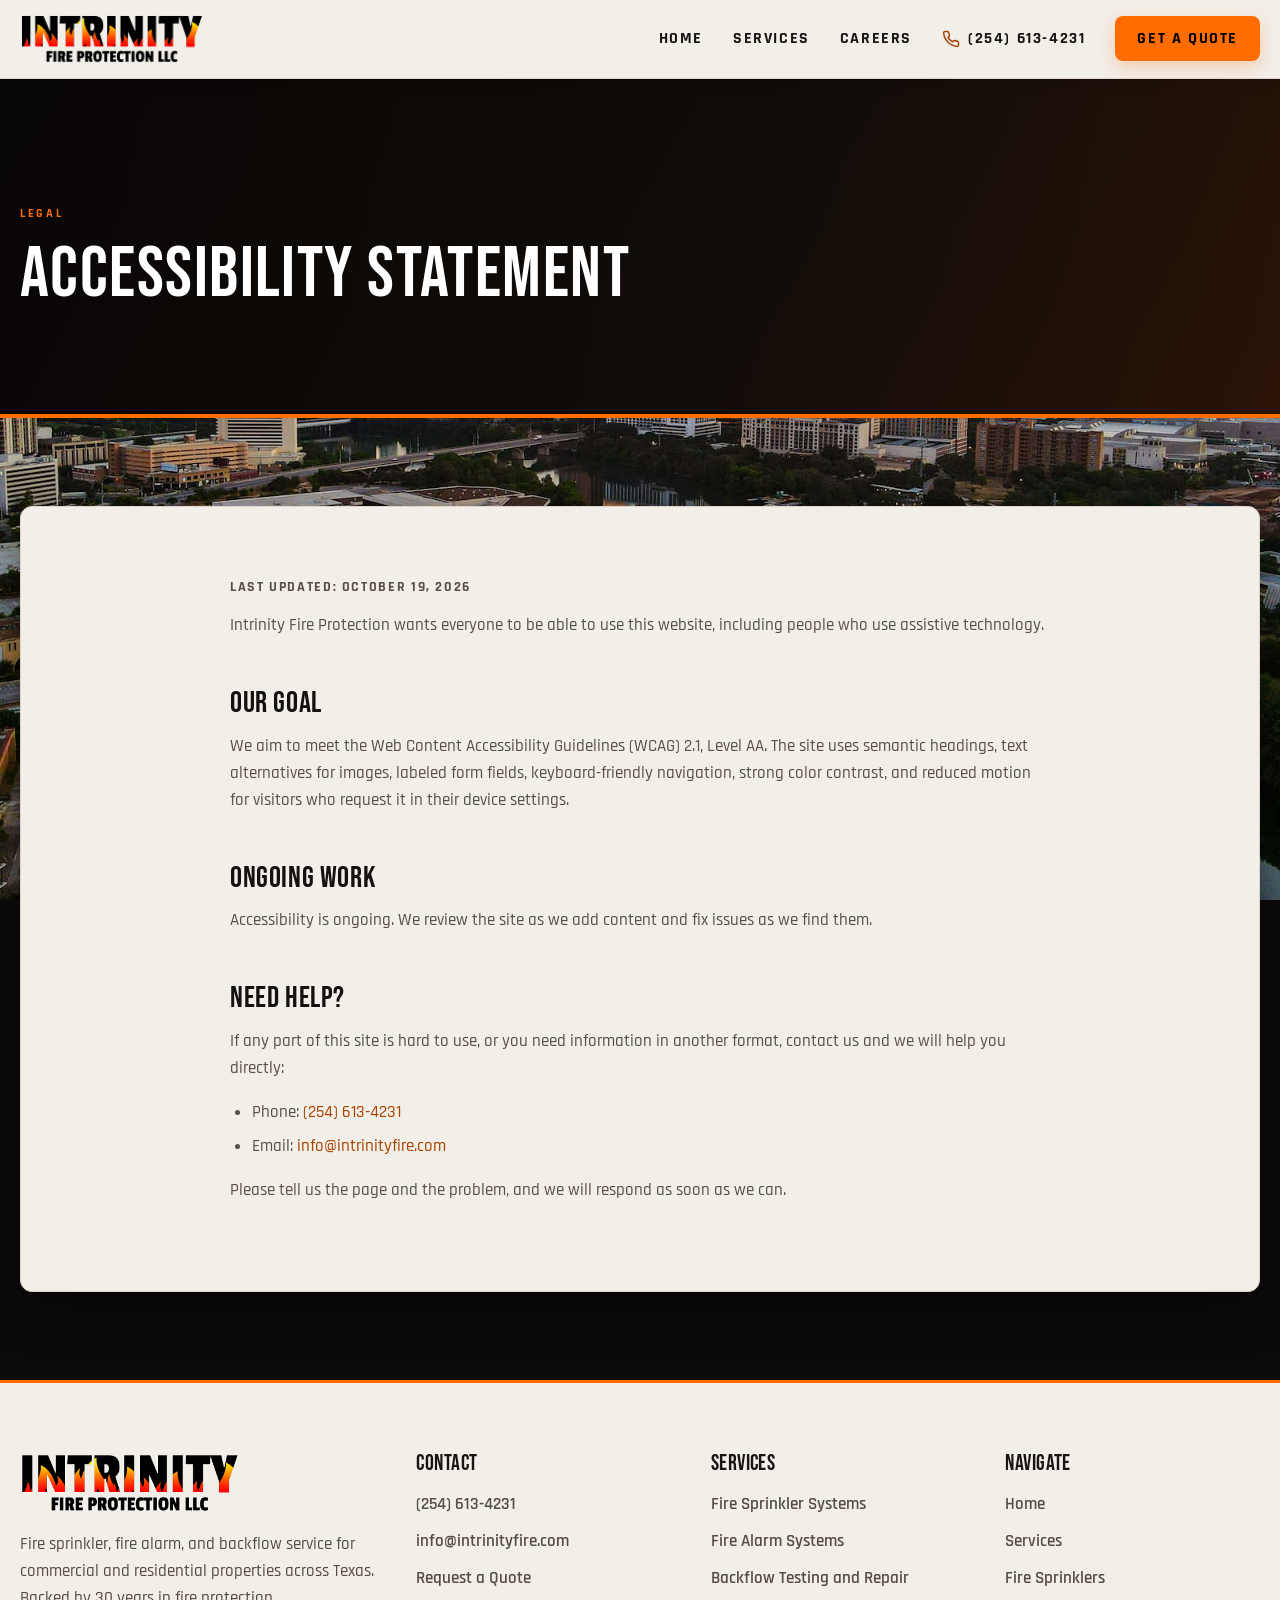
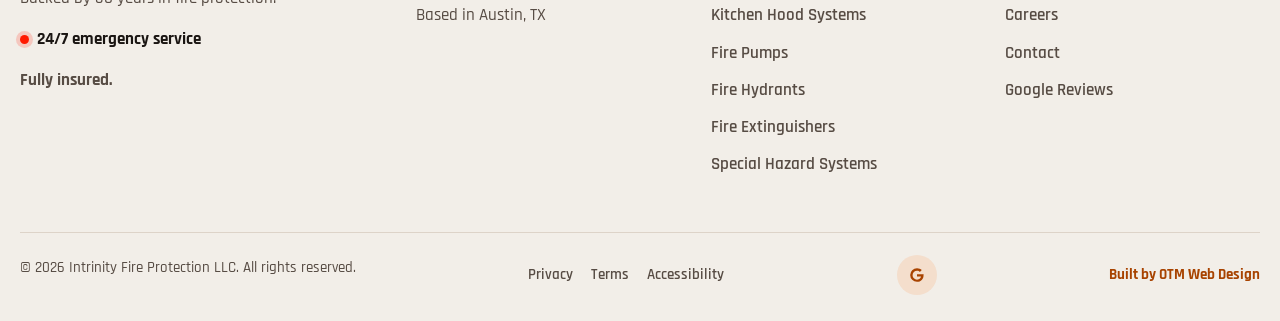
<file: accessibility.html>
<!DOCTYPE html>
<html lang="en">
<head>
<meta charset="UTF-8">
<meta name="viewport" content="width=device-width, initial-scale=1.0">
<title>Accessibility | Intrinity Fire Protection</title>
<meta name="description" content="Intrinity Fire Protection's commitment to an accessible website, and how to reach us if you hit a barrier.">
<meta name="robots" content="noindex">
<link rel="canonical" href="https://intrinityfire.com/accessibility">
<link rel="icon" type="image/png" href="assets/favicon.png">
<link rel="apple-touch-icon" href="assets/favicon.png">
<meta property="og:type" content="website">
<meta property="og:site_name" content="Intrinity Fire Protection">
<meta property="og:title" content="Accessibility | Intrinity Fire Protection">
<meta property="og:description" content="Intrinity Fire Protection's commitment to an accessible website, and how to reach us if you hit a barrier.">
<meta property="og:url" content="https://intrinityfire.com/accessibility">
<meta property="og:image" content="https://intrinityfire.com/assets/og-image.jpg">
<meta property="og:image:width" content="1200">
<meta property="og:image:height" content="630">
<meta property="og:image:alt" content="Intrinity Fire Protection LLC">
<meta name="twitter:card" content="summary_large_image">
<meta name="twitter:title" content="Accessibility | Intrinity Fire Protection">
<meta name="twitter:description" content="Intrinity Fire Protection's commitment to an accessible website, and how to reach us if you hit a barrier.">
<meta name="twitter:image" content="https://intrinityfire.com/assets/og-image.jpg">
<link rel="preconnect" href="https://fonts.googleapis.com">
<link rel="preconnect" href="https://fonts.gstatic.com" crossorigin>
<link href="https://fonts.googleapis.com/css2?family=Bebas+Neue&family=Rajdhani:wght@400;500;600;700&display=swap" rel="stylesheet">
<link rel="stylesheet" href="styles.css">
<noscript><style>.reveal{opacity:1;transform:none}</style></noscript>
</head>
<body data-page="legal">
<a class="skip-link" href="#main">Skip to main content</a>
<nav class="site-nav" aria-label="Primary">
  <div class="nav-inner">
    <a class="nav-logo" href="index.html" aria-label="Intrinity Fire Protection, home">
      <img src="assets/logo.png" alt="Intrinity Fire Protection LLC" width="744" height="202">
    </a>
    <button class="nav-toggle" type="button" aria-expanded="false" aria-controls="nav-links" aria-label="Open menu">
      <span></span><span></span><span></span>
    </button>
    <ul class="nav-links" id="nav-links">
      <li><a href="index.html" data-nav="home">Home</a></li>
      <li><a href="services.html" data-nav="services fire-sprinklers">Services</a></li>
      <li><a href="careers.html" data-nav="careers">Careers</a></li>
      <li><a class="nav-phone" href="tel:+12546134231" aria-label="Call (254) 613-4231"><svg viewBox="0 0 24 24" fill="none" stroke="currentColor" stroke-width="2" stroke-linecap="round" stroke-linejoin="round" aria-hidden="true"><path d="M22 16.9v3a2 2 0 0 1-2.2 2 19.8 19.8 0 0 1-8.6-3.1 19.5 19.5 0 0 1-6-6A19.8 19.8 0 0 1 2.1 4.2 2 2 0 0 1 4.1 2h3a2 2 0 0 1 2 1.7c.1.9.4 1.8.7 2.7a2 2 0 0 1-.5 2.1L8 9.8a16 16 0 0 0 6 6l1.3-1.3a2 2 0 0 1 2.1-.4c.9.3 1.8.6 2.7.7a2 2 0 0 1 1.7 2z"/></svg><span class="nav-phone-num">(254) 613-4231</span></a></li>
      <li><a class="nav-cta" href="contact.html">Get a Quote</a></li>
    </ul>
  </div>
</nav>
<main id="main">
  <section class="page-hero page-hero--plain" aria-labelledby="page-title">
    <div class="hero-inner"><div class="hero-content">
      <span class="eyebrow">Legal</span>
      <h1 id="page-title">Accessibility Statement</h1>
    </div></div>
  </section>
  <section class="section">
    <div class="container">
      <div class="legal-body">
        <p class="legal-updated">Last updated: October 19, 2026</p>
        <p>Intrinity Fire Protection wants everyone to be able to use this website, including people who use assistive technology.</p>
        <h2>Our Goal</h2>
        <p>We aim to meet the Web Content Accessibility Guidelines (WCAG) 2.1, Level AA. The site uses semantic headings, text alternatives for images, labeled form fields, keyboard-friendly navigation, strong color contrast, and reduced motion for visitors who request it in their device settings.</p>
        <h2>Ongoing Work</h2>
        <p>Accessibility is ongoing. We review the site as we add content and fix issues as we find them.</p>
        <h2>Need Help?</h2>
        <p>If any part of this site is hard to use, or you need information in another format, contact us and we will help you directly:</p>
        <ul>
          <li>Phone: <a href="tel:+12546134231">(254) 613-4231</a></li>
          <li>Email: <a href="mailto:info@intrinityfire.com">info@intrinityfire.com</a></li>
        </ul>
        <p>Please tell us the page and the problem, and we will respond as soon as we can.</p>
      </div>
    </div>
  </section>
</main>
<footer class="site-footer">
  <div class="container">
    <div class="footer-grid">
      <div class="footer-brand">
        <img src="assets/logo.png" alt="Intrinity Fire Protection LLC" width="744" height="202" loading="lazy" decoding="async">
        <p>Fire sprinkler, fire alarm, and backflow service for commercial and residential properties across Texas. Backed by 30 years in fire protection.</p>
        <p class="footer-24"><span class="dot" aria-hidden="true"></span>24/7 emergency service</p>
        <p><strong>Fully insured.</strong></p>
        <!-- LICENSE NUMBERS: pending from client -->
      </div>
      <div class="footer-col">
        <h2>Contact</h2>
        <ul>
          <li><a href="tel:+12546134231">(254) 613-4231</a></li>
          <li><a href="mailto:info@intrinityfire.com">info@intrinityfire.com</a></li>
          <li><a href="contact.html">Request a Quote</a></li>
          <li>Based in Austin, TX</li>
        </ul>
      </div>
      <div class="footer-col">
        <h2>Services</h2>
        <ul>
          <li><a href="services.html#fire-sprinklers">Fire Sprinkler Systems</a></li>
          <li><a href="services.html#fire-alarms">Fire Alarm Systems</a></li>
          <li><a href="services.html#backflow">Backflow Testing and Repair</a></li>
          <li><a href="services.html#kitchen-hoods">Kitchen Hood Systems</a></li>
          <li><a href="services.html#fire-pumps">Fire Pumps</a></li>
          <li><a href="services.html#fire-hydrants">Fire Hydrants</a></li>
          <li><a href="services.html#fire-extinguishers">Fire Extinguishers</a></li>
          <li><a href="services.html#special-hazard">Special Hazard Systems</a></li>
        </ul>
      </div>
      <div class="footer-col">
        <h2>Navigate</h2>
        <ul>
          <li><a href="index.html">Home</a></li>
          <li><a href="services.html">Services</a></li>
          <li><a href="fire-sprinklers.html">Fire Sprinklers</a></li>
          <li><a href="careers.html">Careers</a></li>
          <li><a href="contact.html">Contact</a></li>
          <li><a href="https://www.google.com/search?q=Intrinity+Fire+Protection" target="_blank" rel="noopener">Google Reviews</a></li>
        </ul>
      </div>
    </div>
    <div class="footer-bottom">
      <p>&copy; 2026 Intrinity Fire Protection LLC. All rights reserved.</p>
      <ul class="footer-legal">
        <li><a href="privacy.html">Privacy</a></li>
        <li><a href="terms.html">Terms</a></li>
        <li><a href="accessibility.html">Accessibility</a></li>
      </ul>
      <div class="social">
        <!-- GBP: swap the search URL for the Business Profile share link from Orion -->
        <a href="https://www.google.com/search?q=Intrinity+Fire+Protection" target="_blank" rel="noopener" aria-label="Intrinity Fire Protection on Google"><svg viewBox="0 0 24 24" fill="currentColor" aria-hidden="true"><path d="M21.35 11.1H12v2.98h5.35c-.23 1.4-1.7 4.1-5.35 4.1a5.9 5.9 0 0 1 0-11.8c1.84 0 3.07.78 3.78 1.46l2.58-2.48C16.7 3.83 14.6 2.9 12 2.9a9.1 9.1 0 1 0 0 18.2c5.25 0 8.73-3.69 8.73-8.89 0-.6-.07-1.05-.15-1.5z"/></svg></a>
      </div>
      <a class="otm-credit" href="https://otm-designs.com" target="_blank" rel="noopener">Built by OTM Web Design</a>
    </div>
  </div>
</footer>
<script src="script.js" defer></script>
</body>
</html>
</file>
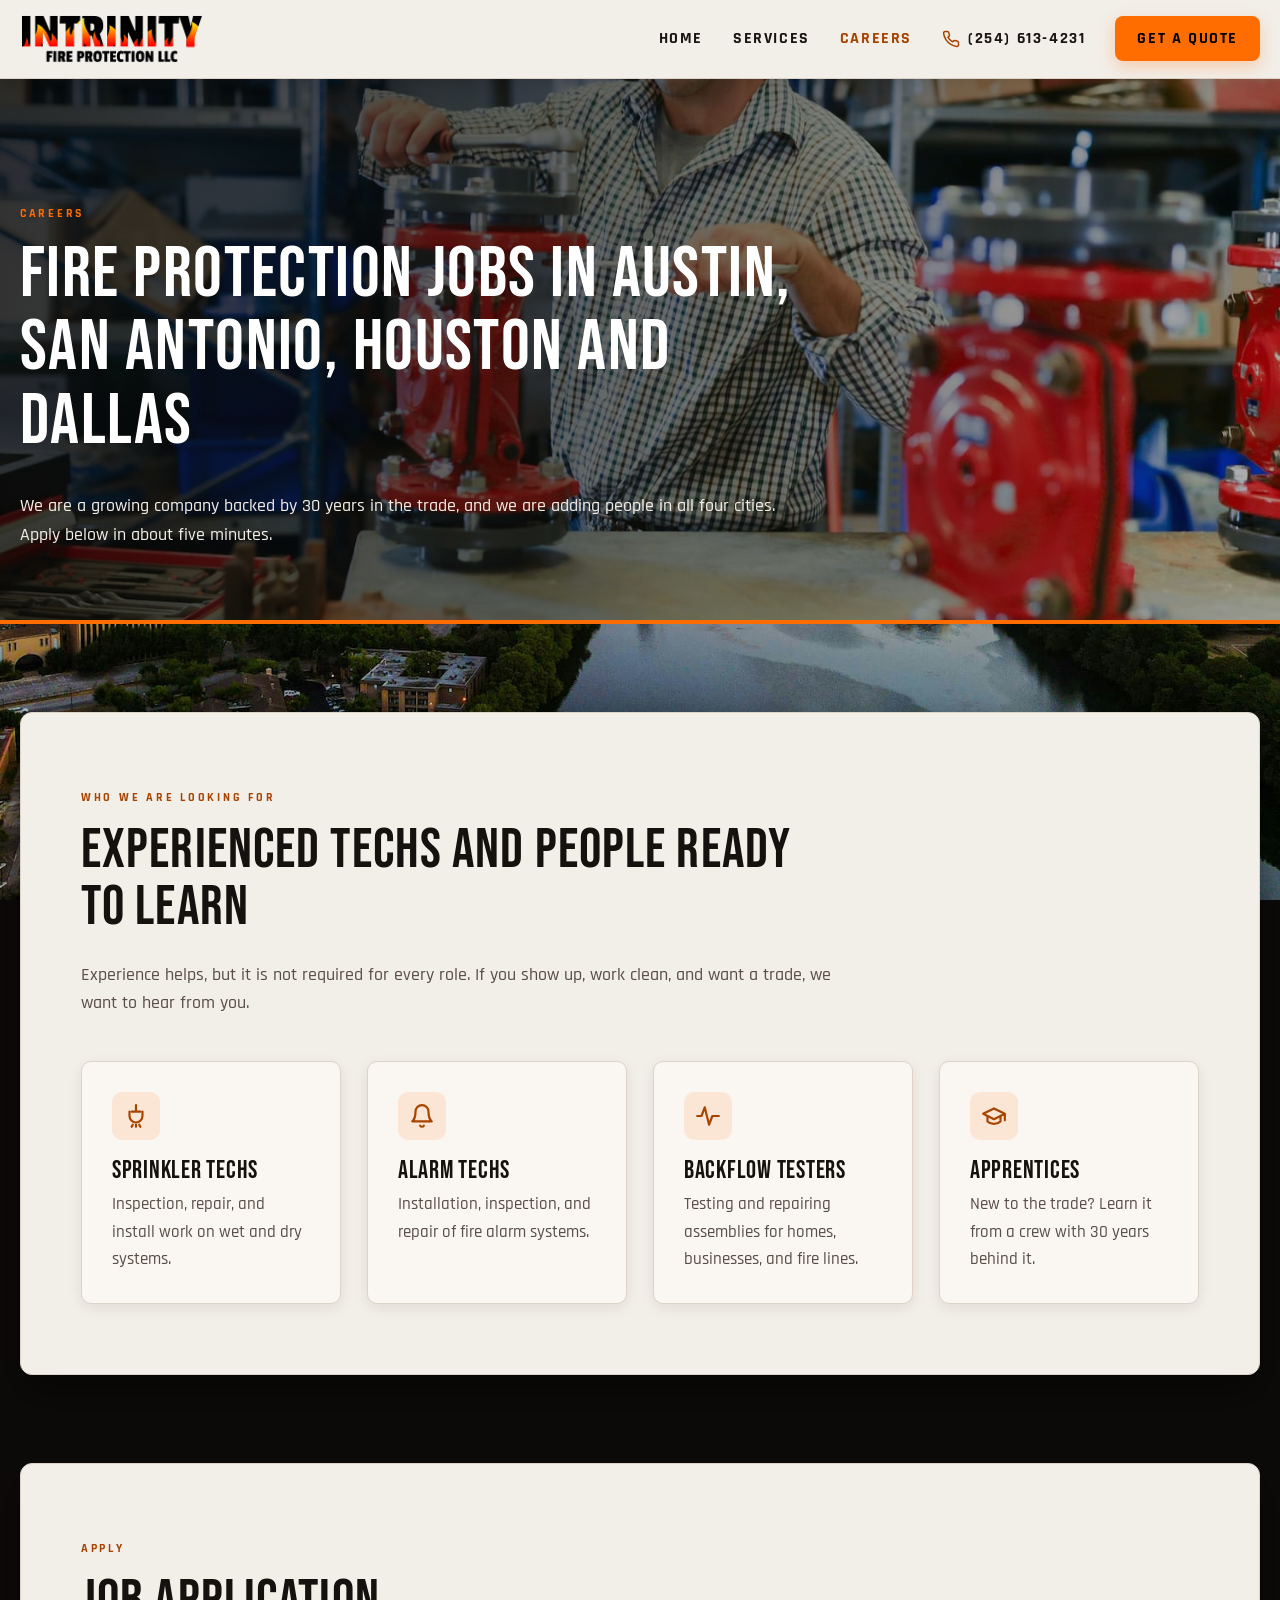
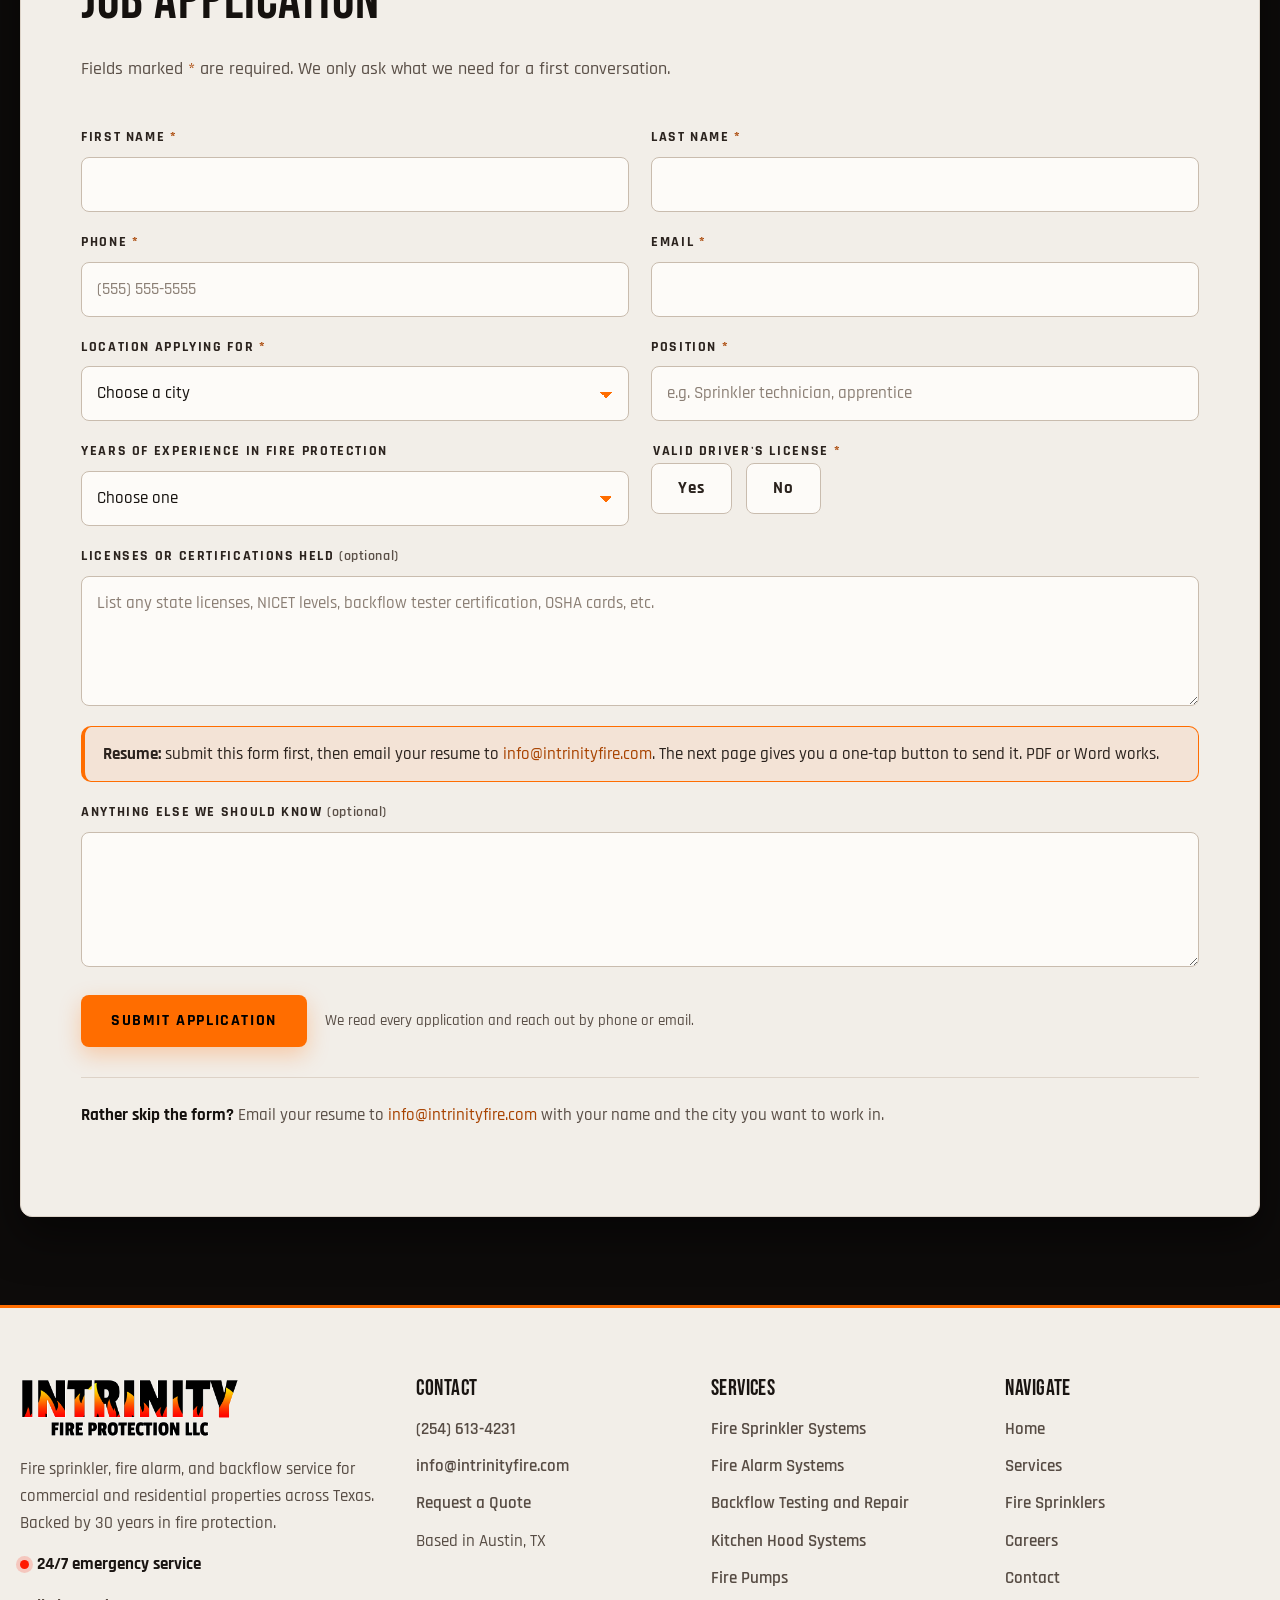
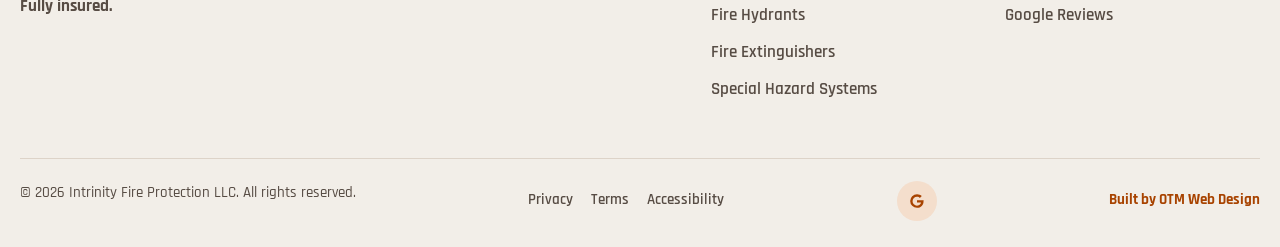
<file: careers.html>
<!DOCTYPE html>
<html lang="en">
<head>
<meta charset="UTF-8">
<meta name="viewport" content="width=device-width, initial-scale=1.0">
<title>Fire Protection Jobs in Texas | Intrinity Fire Protection</title>
<meta name="description" content="Fire sprinkler, fire alarm, and backflow jobs in Austin, San Antonio, Houston, and Dallas. Apply online with Intrinity Fire Protection in a few minutes.">
<link rel="canonical" href="https://intrinityfire.com/careers">
<link rel="icon" type="image/png" href="assets/favicon.png">
<link rel="apple-touch-icon" href="assets/favicon.png">

<meta property="og:type" content="website">
<meta property="og:site_name" content="Intrinity Fire Protection">
<meta property="og:title" content="Fire Protection Jobs in Texas | Intrinity Fire Protection">
<meta property="og:description" content="Fire sprinkler, fire alarm, and backflow jobs in Austin, San Antonio, Houston, and Dallas. Apply online with Intrinity Fire Protection in a few minutes.">
<meta property="og:url" content="https://intrinityfire.com/careers">
<meta property="og:image" content="https://intrinityfire.com/assets/og-image.jpg">
<meta property="og:image:width" content="1200">
<meta property="og:image:height" content="630">
<meta property="og:image:alt" content="Intrinity Fire Protection LLC">
<meta name="twitter:card" content="summary_large_image">
<meta name="twitter:title" content="Fire Protection Jobs in Texas | Intrinity Fire Protection">
<meta name="twitter:description" content="Fire sprinkler, fire alarm, and backflow jobs in Austin, San Antonio, Houston, and Dallas. Apply online with Intrinity Fire Protection in a few minutes.">
<meta name="twitter:image" content="https://intrinityfire.com/assets/og-image.jpg">

<link rel="preconnect" href="https://fonts.googleapis.com">
<link rel="preconnect" href="https://fonts.gstatic.com" crossorigin>
<link href="https://fonts.googleapis.com/css2?family=Bebas+Neue&family=Rajdhani:wght@400;500;600;700&display=swap" rel="stylesheet">
<link rel="preload" as="image" href="assets/hero-careers.jpg" fetchpriority="high">
<link rel="stylesheet" href="styles.css">
<noscript><style>.reveal{opacity:1;transform:none}</style></noscript>
</head>
<body data-page="careers">
<a class="skip-link" href="#main">Skip to main content</a>
<nav class="site-nav" aria-label="Primary">
  <div class="nav-inner">
    <a class="nav-logo" href="index.html" aria-label="Intrinity Fire Protection, home">
      <img src="assets/logo.png" alt="Intrinity Fire Protection LLC" width="744" height="202">
    </a>
    <button class="nav-toggle" type="button" aria-expanded="false" aria-controls="nav-links" aria-label="Open menu">
      <span></span><span></span><span></span>
    </button>
    <ul class="nav-links" id="nav-links">
      <li><a href="index.html" data-nav="home">Home</a></li>
      <li><a href="services.html" data-nav="services fire-sprinklers">Services</a></li>
      <li><a href="careers.html" data-nav="careers">Careers</a></li>
      <li><a class="nav-phone" href="tel:+12546134231" aria-label="Call (254) 613-4231"><svg viewBox="0 0 24 24" fill="none" stroke="currentColor" stroke-width="2" stroke-linecap="round" stroke-linejoin="round" aria-hidden="true"><path d="M22 16.9v3a2 2 0 0 1-2.2 2 19.8 19.8 0 0 1-8.6-3.1 19.5 19.5 0 0 1-6-6A19.8 19.8 0 0 1 2.1 4.2 2 2 0 0 1 4.1 2h3a2 2 0 0 1 2 1.7c.1.9.4 1.8.7 2.7a2 2 0 0 1-.5 2.1L8 9.8a16 16 0 0 0 6 6l1.3-1.3a2 2 0 0 1 2.1-.4c.9.3 1.8.6 2.7.7a2 2 0 0 1 1.7 2z"/></svg><span class="nav-phone-num">(254) 613-4231</span></a></li>
      <li><a class="nav-cta" href="contact.html">Get a Quote</a></li>
    </ul>
  </div>
</nav>
<main id="main">

  <section class="page-hero page-hero--careers" aria-labelledby="page-title">
    <div class="hero-inner">
      <div class="hero-content">
        <span class="eyebrow">Careers</span>
        <h1 id="page-title">Fire Protection Jobs in Austin, San Antonio, Houston and Dallas</h1>
        <p class="lead">We are a growing company backed by 30 years in the trade, and we are adding people in all four cities. Apply below in about five minutes.</p>
      </div>
    </div>
  </section>

  <!-- Who we hire -->
  <section class="section" aria-labelledby="who-title">
    <div class="container reveal">
      <div class="section-head">
        <span class="eyebrow">Who we are looking for</span>
        <h2 id="who-title">Experienced Techs and People Ready to Learn</h2>
        <p>Experience helps, but it is not required for every role. If you show up, work clean, and want a trade, we want to hear from you.</p>
      </div>
      <div class="grid grid-4">
        <div class="card tile">
          <div class="tile-icon"><svg viewBox="0 0 24 24" fill="none" stroke="currentColor" stroke-width="2" stroke-linecap="round" stroke-linejoin="round" aria-hidden="true"><path d="M12 2v6M8 8h8M6 8v4a6 6 0 0 0 12 0V8"/><path d="M9 20l-1 2M15 20l1 2M12 20v2"/></svg></div>
          <h3>Sprinkler Techs</h3>
          <p>Inspection, repair, and install work on wet and dry systems.</p>
        </div>
        <div class="card tile">
          <div class="tile-icon"><svg viewBox="0 0 24 24" fill="none" stroke="currentColor" stroke-width="2" stroke-linecap="round" stroke-linejoin="round" aria-hidden="true"><path d="M18 8A6 6 0 0 0 6 8c0 7-3 9-3 9h18s-3-2-3-9"/><path d="M13.7 21a2 2 0 0 1-3.4 0"/></svg></div>
          <h3>Alarm Techs</h3>
          <p>Installation, inspection, and repair of fire alarm systems.</p>
        </div>
        <div class="card tile">
          <div class="tile-icon"><svg viewBox="0 0 24 24" fill="none" stroke="currentColor" stroke-width="2" stroke-linecap="round" stroke-linejoin="round" aria-hidden="true"><path d="M2 12h4l3-8 4 16 3-8h6"/></svg></div>
          <h3>Backflow Testers</h3>
          <p>Testing and repairing assemblies for homes, businesses, and fire lines.</p>
        </div>
        <div class="card tile">
          <div class="tile-icon"><svg viewBox="0 0 24 24" fill="none" stroke="currentColor" stroke-width="2" stroke-linecap="round" stroke-linejoin="round" aria-hidden="true"><path d="M22 10v6M2 10l10-5 10 5-10 5z"/><path d="M6 12v5c3 3 9 3 12 0v-5"/></svg></div>
          <h3>Apprentices</h3>
          <p>New to the trade? Learn it from a crew with 30 years behind it.</p>
        </div>
      </div>
    </div>
  </section>

  <!-- Application -->
  <section class="section" id="apply" aria-labelledby="apply-title">
    <div class="container reveal">
      <div class="section-head">
        <span class="eyebrow">Apply</span>
        <h2 id="apply-title">Job Application</h2>
        <p>Fields marked <span class="req">*</span> are required. We only ask what we need for a first conversation.</p>
      </div>

      <!-- FORMSPREE: Applications form in Orion's own Formspree account (free plan).
           No file uploads: applicants email their resume to info@intrinityfire.com after submitting. -->
      <form class="apply-form" action="https://formspree.io/f/xvkzeqdb" method="POST" novalidate data-validate data-redirect="thank-you-application.html"
            toolname="apply_for_job"
            tooldescription="Apply for a fire protection job with Intrinity Fire Protection in Austin, San Antonio, Houston, or Dallas, Texas. Resumes are emailed separately to info@intrinityfire.com.">
        <input type="hidden" name="_subject" value="New job application: Intrinity Fire Protection">
        <div class="hp-field" aria-hidden="true">
          <label for="gotcha">Leave this field empty</label>
          <input type="text" id="gotcha" name="_gotcha" tabindex="-1" autocomplete="off">
        </div>

        <div class="form-grid">
          <div class="field">
            <label for="first-name">First name <span class="req" aria-hidden="true">*</span></label>
            <input type="text" id="first-name" name="first_name" autocomplete="given-name" required minlength="2" data-rule="name" tool-param-description="Applicant's first name">
            <span class="field-error" aria-live="polite"></span>
          </div>
          <div class="field">
            <label for="last-name">Last name <span class="req" aria-hidden="true">*</span></label>
            <input type="text" id="last-name" name="last_name" autocomplete="family-name" required minlength="2" data-rule="name" tool-param-description="Applicant's last name">
            <span class="field-error" aria-live="polite"></span>
          </div>
          <div class="field">
            <label for="phone">Phone <span class="req" aria-hidden="true">*</span></label>
            <input type="tel" id="phone" name="phone" autocomplete="tel" inputmode="numeric" placeholder="(555) 555-5555" required data-rule="phone" tool-param-description="10 digit US phone number">
            <span class="field-error" aria-live="polite"></span>
          </div>
          <div class="field">
            <label for="email">Email <span class="req" aria-hidden="true">*</span></label>
            <input type="email" id="email" name="email" autocomplete="email" required data-rule="email" tool-param-description="Applicant's email address">
            <span class="field-error" aria-live="polite"></span>
          </div>
          <div class="field">
            <label for="location">Location applying for <span class="req" aria-hidden="true">*</span></label>
            <select id="location" name="location" required data-rule="select" tool-param-description="City the applicant wants to work in">
              <option value="">Choose a city</option>
              <option>Houston</option>
              <option>Dallas</option>
              <option>San Antonio</option>
              <option>Austin</option>
            </select>
            <span class="field-error" aria-live="polite"></span>
          </div>
          <div class="field">
            <!-- Open text for now. Swap to a select once Orion confirms the open positions. -->
            <label for="position">Position <span class="req" aria-hidden="true">*</span></label>
            <input type="text" id="position" name="position" placeholder="e.g. Sprinkler technician, apprentice" required data-rule="text" tool-param-description="The job the applicant is applying for">
            <span class="field-error" aria-live="polite"></span>
          </div>
          <div class="field">
            <label for="experience">Years of experience in fire protection</label>
            <select id="experience" name="experience" tool-param-description="Years of fire protection experience">
              <option value="">Choose one</option>
              <option>None, new to the trade</option>
              <option>Less than 2</option>
              <option>2 to 5</option>
              <option>5 to 10</option>
              <option>10 plus</option>
            </select>
          </div>
          <fieldset class="field">
            <legend>Valid driver's license <span class="req" aria-hidden="true">*</span></legend>
            <div class="radio-row">
              <label class="radio-pill"><input type="radio" name="drivers_license" value="Yes" required data-rule="radio" data-group="drivers_license"><span>Yes</span></label>
              <label class="radio-pill"><input type="radio" name="drivers_license" value="No"><span>No</span></label>
            </div>
            <span class="field-error" aria-live="polite"></span>
          </fieldset>
          <div class="field full">
            <label for="licenses">Licenses or certifications held <span class="optional">(optional)</span></label>
            <textarea id="licenses" name="licenses" rows="3" placeholder="List any state licenses, NICET levels, backflow tester certification, OSHA cards, etc." tool-param-description="Licenses and certifications the applicant holds"></textarea>
          </div>
          <div class="field full">
            <div class="resume-note">
              <strong>Resume:</strong> submit this form first, then email your resume to <a href="mailto:info@intrinityfire.com?subject=Job%20application">info@intrinityfire.com</a>. The next page gives you a one-tap button to send it. PDF or Word works.
            </div>
          </div>
          <div class="field full">
            <label for="notes">Anything else we should know <span class="optional">(optional)</span></label>
            <textarea id="notes" name="notes" rows="4" tool-param-description="Anything else the applicant wants to share"></textarea>
          </div>
        </div>

        <div class="form-actions">
          <button class="btn btn-primary" type="submit">Submit Application</button>
          <p class="form-note">We read every application and reach out by phone or email.</p>
        </div>
        <div class="form-banner" role="alert"></div>

        <p class="alt-apply"><strong>Rather skip the form?</strong> Email your resume to <a href="mailto:info@intrinityfire.com?subject=Job%20application">info@intrinityfire.com</a> with your name and the city you want to work in.</p>
      </form>
    </div>
  </section>

</main>
<footer class="site-footer">
  <div class="container">
    <div class="footer-grid">
      <div class="footer-brand">
        <img src="assets/logo.png" alt="Intrinity Fire Protection LLC" width="744" height="202" loading="lazy" decoding="async">
        <p>Fire sprinkler, fire alarm, and backflow service for commercial and residential properties across Texas. Backed by 30 years in fire protection.</p>
        <p class="footer-24"><span class="dot" aria-hidden="true"></span>24/7 emergency service</p>
        <p><strong>Fully insured.</strong></p>
        <!-- LICENSE NUMBERS: pending from client -->
      </div>
      <div class="footer-col">
        <h2>Contact</h2>
        <ul>
          <li><a href="tel:+12546134231">(254) 613-4231</a></li>
          <li><a href="mailto:info@intrinityfire.com">info@intrinityfire.com</a></li>
          <li><a href="contact.html">Request a Quote</a></li>
          <li>Based in Austin, TX</li>
        </ul>
      </div>
      <div class="footer-col">
        <h2>Services</h2>
        <ul>
          <li><a href="services.html#fire-sprinklers">Fire Sprinkler Systems</a></li>
          <li><a href="services.html#fire-alarms">Fire Alarm Systems</a></li>
          <li><a href="services.html#backflow">Backflow Testing and Repair</a></li>
          <li><a href="services.html#kitchen-hoods">Kitchen Hood Systems</a></li>
          <li><a href="services.html#fire-pumps">Fire Pumps</a></li>
          <li><a href="services.html#fire-hydrants">Fire Hydrants</a></li>
          <li><a href="services.html#fire-extinguishers">Fire Extinguishers</a></li>
          <li><a href="services.html#special-hazard">Special Hazard Systems</a></li>
        </ul>
      </div>
      <div class="footer-col">
        <h2>Navigate</h2>
        <ul>
          <li><a href="index.html">Home</a></li>
          <li><a href="services.html">Services</a></li>
          <li><a href="fire-sprinklers.html">Fire Sprinklers</a></li>
          <li><a href="careers.html">Careers</a></li>
          <li><a href="contact.html">Contact</a></li>
          <li><a href="https://www.google.com/search?q=Intrinity+Fire+Protection" target="_blank" rel="noopener">Google Reviews</a></li>
        </ul>
      </div>
    </div>
    <div class="footer-bottom">
      <p>&copy; 2026 Intrinity Fire Protection LLC. All rights reserved.</p>
      <ul class="footer-legal">
        <li><a href="privacy.html">Privacy</a></li>
        <li><a href="terms.html">Terms</a></li>
        <li><a href="accessibility.html">Accessibility</a></li>
      </ul>
      <div class="social">
        <!-- GBP: swap the search URL for the Business Profile share link from Orion -->
        <a href="https://www.google.com/search?q=Intrinity+Fire+Protection" target="_blank" rel="noopener" aria-label="Intrinity Fire Protection on Google"><svg viewBox="0 0 24 24" fill="currentColor" aria-hidden="true"><path d="M21.35 11.1H12v2.98h5.35c-.23 1.4-1.7 4.1-5.35 4.1a5.9 5.9 0 0 1 0-11.8c1.84 0 3.07.78 3.78 1.46l2.58-2.48C16.7 3.83 14.6 2.9 12 2.9a9.1 9.1 0 1 0 0 18.2c5.25 0 8.73-3.69 8.73-8.89 0-.6-.07-1.05-.15-1.5z"/></svg></a>
      </div>
      <a class="otm-credit" href="https://otm-designs.com" target="_blank" rel="noopener">Built by OTM Web Design</a>
    </div>
  </div>
</footer>
<script src="script.js" defer></script>
</body>
</html>
</file>
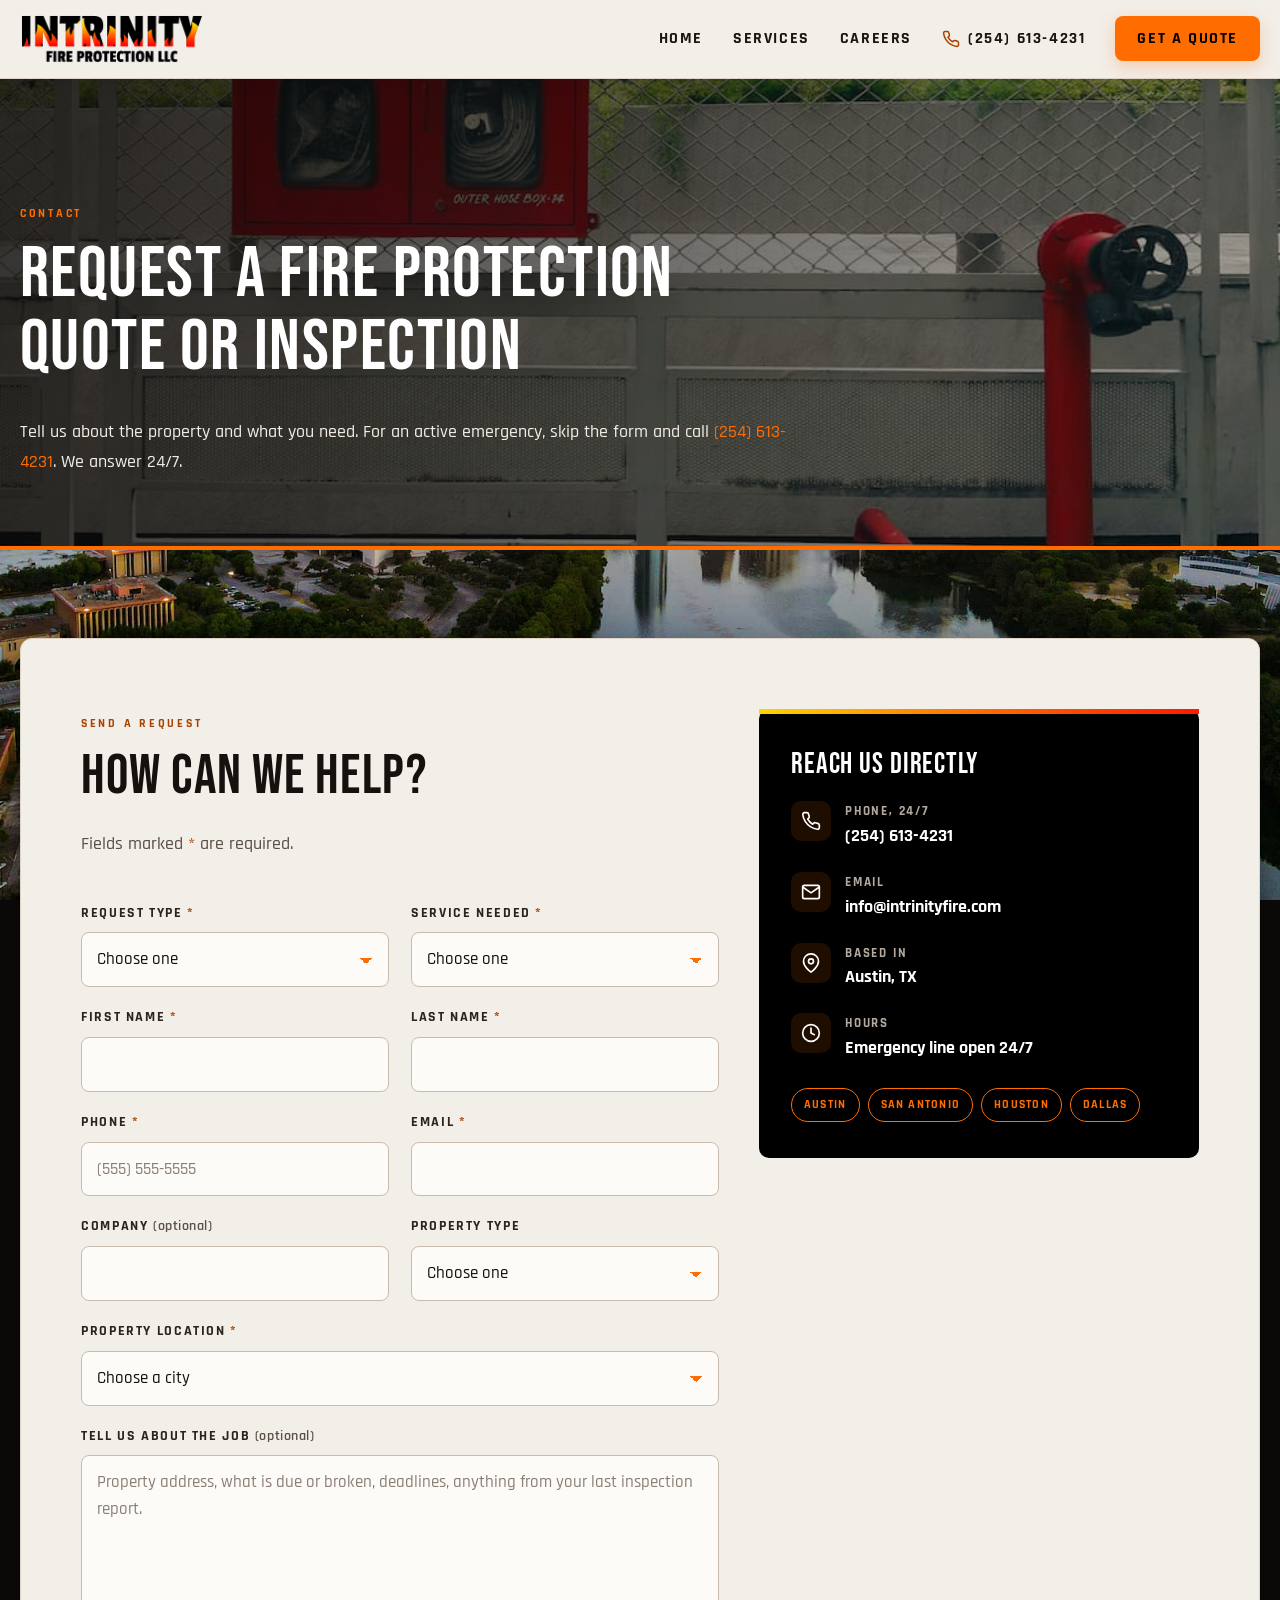
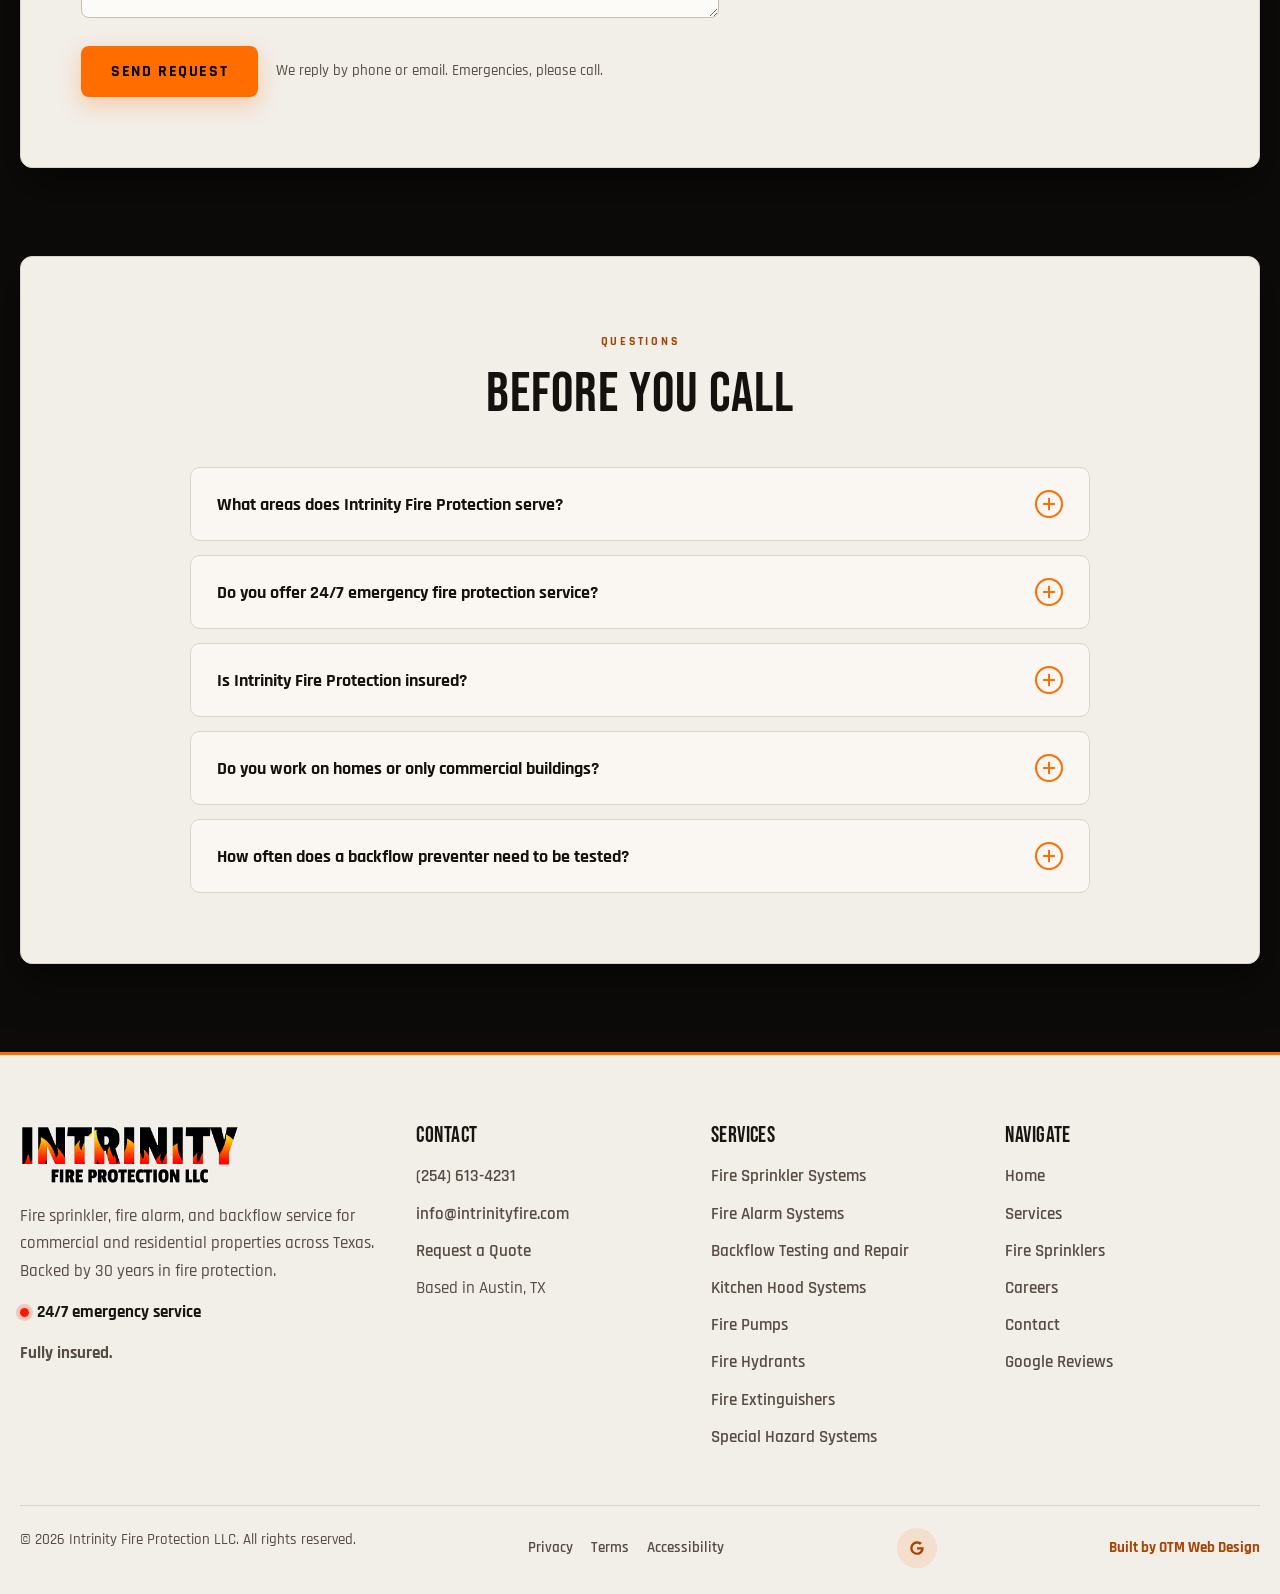
<file: contact.html>
<!DOCTYPE html>
<html lang="en">
<head>
<meta charset="UTF-8">
<meta name="viewport" content="width=device-width, initial-scale=1.0">
<title>Get a Quote | Intrinity Fire Protection | Austin, TX</title>
<meta name="description" content="Request a quote, inspection, or repair for fire sprinklers, fire alarms, or backflow in Austin, San Antonio, Houston, or Dallas. Emergencies: call 24/7.">
<link rel="canonical" href="https://intrinityfire.com/contact">
<link rel="icon" type="image/png" href="assets/favicon.png">
<link rel="apple-touch-icon" href="assets/favicon.png">

<meta property="og:type" content="website">
<meta property="og:site_name" content="Intrinity Fire Protection">
<meta property="og:title" content="Get a Quote | Intrinity Fire Protection | Austin, TX">
<meta property="og:description" content="Request a quote, inspection, or repair for fire sprinklers, fire alarms, or backflow in Austin, San Antonio, Houston, or Dallas. Emergencies: call 24/7.">
<meta property="og:url" content="https://intrinityfire.com/contact">
<meta property="og:image" content="https://intrinityfire.com/assets/og-image.jpg">
<meta property="og:image:width" content="1200">
<meta property="og:image:height" content="630">
<meta property="og:image:alt" content="Intrinity Fire Protection LLC">
<meta name="twitter:card" content="summary_large_image">
<meta name="twitter:title" content="Get a Quote | Intrinity Fire Protection | Austin, TX">
<meta name="twitter:description" content="Request a quote, inspection, or repair for fire sprinklers, fire alarms, or backflow in Austin, San Antonio, Houston, or Dallas. Emergencies: call 24/7.">
<meta name="twitter:image" content="https://intrinityfire.com/assets/og-image.jpg">

<link rel="preconnect" href="https://fonts.googleapis.com">
<link rel="preconnect" href="https://fonts.gstatic.com" crossorigin>
<link href="https://fonts.googleapis.com/css2?family=Bebas+Neue&family=Rajdhani:wght@400;500;600;700&display=swap" rel="stylesheet">
<link rel="preload" as="image" href="assets/hero-contact.jpg" fetchpriority="high">
<link rel="stylesheet" href="styles.css">
<noscript><style>.reveal{opacity:1;transform:none}</style></noscript>

<script type="application/ld+json">
{
  "@context": "https://schema.org",
  "@type": "FAQPage",
  "mainEntity": [
    {
      "@type": "Question",
      "name": "What areas does Intrinity Fire Protection serve?",
      "acceptedAnswer": { "@type": "Answer", "text": "We are based in Austin and take commercial and residential jobs in Austin, San Antonio, Houston, and Dallas, Texas." }
    },
    {
      "@type": "Question",
      "name": "Do you offer 24/7 emergency fire protection service?",
      "acceptedAnswer": { "@type": "Answer", "text": "Yes. Our line is answered 24/7 for emergencies like a broken sprinkler head, a leaking riser, or a fire protection system that is out of service. Call (254) 613-4231 rather than using the form." }
    },
    {
      "@type": "Question",
      "name": "Is Intrinity Fire Protection insured?",
      "acceptedAnswer": { "@type": "Answer", "text": "Yes. Intrinity Fire Protection is fully insured. Ask us for a certificate of insurance when you request a quote." }
    },
    {
      "@type": "Question",
      "name": "Do you work on homes or only commercial buildings?",
      "acceptedAnswer": { "@type": "Answer", "text": "Both. Most of our work is commercial, including offices, retail, restaurants, multifamily, and new construction, but we also handle residential sprinkler systems and backflow testing for homeowners." }
    },
    {
      "@type": "Question",
      "name": "How often does a backflow preventer need to be tested?",
      "acceptedAnswer": { "@type": "Answer", "text": "Most Texas water utilities require testable backflow assemblies to be tested once a year, and after installation or repair. We run the test, make any repairs the assembly needs, and provide the test report your utility asks for." }
    }
  ]
}
</script>
</head>
<body data-page="contact">
<a class="skip-link" href="#main">Skip to main content</a>
<nav class="site-nav" aria-label="Primary">
  <div class="nav-inner">
    <a class="nav-logo" href="index.html" aria-label="Intrinity Fire Protection, home">
      <img src="assets/logo.png" alt="Intrinity Fire Protection LLC" width="744" height="202">
    </a>
    <button class="nav-toggle" type="button" aria-expanded="false" aria-controls="nav-links" aria-label="Open menu">
      <span></span><span></span><span></span>
    </button>
    <ul class="nav-links" id="nav-links">
      <li><a href="index.html" data-nav="home">Home</a></li>
      <li><a href="services.html" data-nav="services fire-sprinklers">Services</a></li>
      <li><a href="careers.html" data-nav="careers">Careers</a></li>
      <li><a class="nav-phone" href="tel:+12546134231" aria-label="Call (254) 613-4231"><svg viewBox="0 0 24 24" fill="none" stroke="currentColor" stroke-width="2" stroke-linecap="round" stroke-linejoin="round" aria-hidden="true"><path d="M22 16.9v3a2 2 0 0 1-2.2 2 19.8 19.8 0 0 1-8.6-3.1 19.5 19.5 0 0 1-6-6A19.8 19.8 0 0 1 2.1 4.2 2 2 0 0 1 4.1 2h3a2 2 0 0 1 2 1.7c.1.9.4 1.8.7 2.7a2 2 0 0 1-.5 2.1L8 9.8a16 16 0 0 0 6 6l1.3-1.3a2 2 0 0 1 2.1-.4c.9.3 1.8.6 2.7.7a2 2 0 0 1 1.7 2z"/></svg><span class="nav-phone-num">(254) 613-4231</span></a></li>
      <li><a class="nav-cta" href="contact.html">Get a Quote</a></li>
    </ul>
  </div>
</nav>
<main id="main">

  <section class="page-hero page-hero--contact" aria-labelledby="page-title">
    <div class="hero-inner">
      <div class="hero-content">
        <span class="eyebrow">Contact</span>
        <h1 id="page-title">Request a Fire Protection Quote or Inspection</h1>
        <p class="lead">Tell us about the property and what you need. For an active emergency, skip the form and call <a href="tel:+12546134231">(254) 613-4231</a>. We answer 24/7.</p>
      </div>
    </div>
  </section>

  <section class="section" aria-labelledby="form-title">
    <div class="container reveal">
      <div class="form-layout">
        <div>
          <div class="section-head">
            <span class="eyebrow">Send a request</span>
            <h2 id="form-title">How Can We Help?</h2>
            <p>Fields marked <span class="req">*</span> are required.</p>
          </div>

          <!-- FORMSPREE: Contact form in Orion's own Formspree account (free plan). -->
          <form action="https://formspree.io/f/moejglye" method="POST" novalidate data-validate
                toolname="request_fire_protection_service"
                tooldescription="Request a quote, inspection, repair, or emergency service for fire sprinklers, fire alarms, backflow, fire pumps, kitchen hoods, or extinguishers from Intrinity Fire Protection in Austin, San Antonio, Houston, or Dallas, Texas.">
            <input type="hidden" name="_subject" value="New service request: Intrinity Fire Protection">
            <div class="hp-field" aria-hidden="true">
              <label for="gotcha">Leave this field empty</label>
              <input type="text" id="gotcha" name="_gotcha" tabindex="-1" autocomplete="off">
            </div>

            <div class="form-grid">
              <div class="field">
                <label for="request-type">Request type <span class="req" aria-hidden="true">*</span></label>
                <select id="request-type" name="request_type" required data-rule="select" tool-param-description="Kind of request: Quote, Inspection, Repair, Emergency, or Other">
                  <option value="">Choose one</option>
                  <option>Quote</option>
                  <option>Inspection</option>
                  <option>Repair</option>
                  <option>Emergency</option>
                  <option>Other</option>
                </select>
                <span class="field-error" aria-live="polite"></span>
              </div>
              <div class="field">
                <label for="service">Service needed <span class="req" aria-hidden="true">*</span></label>
                <select id="service" name="service" required data-rule="select" tool-param-description="Which fire protection system the request is about">
                  <option value="">Choose one</option>
                  <option>Fire sprinklers</option>
                  <option>Fire alarms</option>
                  <option>Backflow testing or repair</option>
                  <option>Fire pump</option>
                  <option>Kitchen hood suppression</option>
                  <option>Fire extinguishers</option>
                  <option>Not sure</option>
                </select>
                <span class="field-error" aria-live="polite"></span>
              </div>
              <div class="emergency-callout" role="status">This is an emergency? Please call <a href="tel:+12546134231">(254) 613-4231</a> now. We answer 24/7, and a call reaches us faster than this form.</div>
              <div class="field">
                <label for="first-name">First name <span class="req" aria-hidden="true">*</span></label>
                <input type="text" id="first-name" name="first_name" autocomplete="given-name" required minlength="2" data-rule="name" tool-param-description="Contact's first name">
                <span class="field-error" aria-live="polite"></span>
              </div>
              <div class="field">
                <label for="last-name">Last name <span class="req" aria-hidden="true">*</span></label>
                <input type="text" id="last-name" name="last_name" autocomplete="family-name" required minlength="2" data-rule="name" tool-param-description="Contact's last name">
                <span class="field-error" aria-live="polite"></span>
              </div>
              <div class="field">
                <label for="phone">Phone <span class="req" aria-hidden="true">*</span></label>
                <input type="tel" id="phone" name="phone" autocomplete="tel" inputmode="numeric" placeholder="(555) 555-5555" required data-rule="phone" tool-param-description="10 digit US phone number">
                <span class="field-error" aria-live="polite"></span>
              </div>
              <div class="field">
                <label for="email">Email <span class="req" aria-hidden="true">*</span></label>
                <input type="email" id="email" name="email" autocomplete="email" required data-rule="email" tool-param-description="Contact's email address">
                <span class="field-error" aria-live="polite"></span>
              </div>
              <div class="field">
                <label for="company">Company <span class="optional">(optional)</span></label>
                <input type="text" id="company" name="company" autocomplete="organization" tool-param-description="Company or property management firm, if any">
              </div>
              <div class="field">
                <label for="property-type">Property type</label>
                <select id="property-type" name="property_type" tool-param-description="Commercial or residential property">
                  <option value="">Choose one</option>
                  <option>Commercial</option>
                  <option>Residential</option>
                  <option>New construction</option>
                </select>
              </div>
              <div class="field full">
                <label for="city">Property location <span class="req" aria-hidden="true">*</span></label>
                <select id="city" name="city" required data-rule="select" tool-param-description="Metro area where the property is located">
                  <option value="">Choose a city</option>
                  <option>Austin area</option>
                  <option>San Antonio area</option>
                  <option>Houston area</option>
                  <option>Dallas area</option>
                  <option>Somewhere else in Texas</option>
                </select>
                <span class="field-error" aria-live="polite"></span>
              </div>
              <div class="field full">
                <label for="message">Tell us about the job <span class="optional">(optional)</span></label>
                <textarea id="message" name="message" rows="5" placeholder="Property address, what is due or broken, deadlines, anything from your last inspection report." tool-param-description="Details about the property and the work needed"></textarea>
              </div>
            </div>

            <div class="form-actions">
              <button class="btn btn-primary" type="submit">Send Request</button>
              <p class="form-note">We reply by phone or email. Emergencies, please call.</p>
            </div>
            <div class="form-banner" role="alert"></div>
          </form>
        </div>

        <aside class="info-panel" aria-labelledby="info-title">
          <h3 id="info-title">Reach Us Directly</h3>
          <ul class="info-list">
            <li>
              <span class="tile-icon"><svg viewBox="0 0 24 24" fill="none" stroke="currentColor" stroke-width="2" stroke-linecap="round" stroke-linejoin="round" aria-hidden="true"><path d="M22 16.9v3a2 2 0 0 1-2.2 2 19.8 19.8 0 0 1-8.6-3.1 19.5 19.5 0 0 1-6-6A19.8 19.8 0 0 1 2.1 4.2 2 2 0 0 1 4.1 2h3a2 2 0 0 1 2 1.7c.1.9.4 1.8.7 2.7a2 2 0 0 1-.5 2.1L8 9.8a16 16 0 0 0 6 6l1.3-1.3a2 2 0 0 1 2.1-.4c.9.3 1.8.6 2.7.7a2 2 0 0 1 1.7 2z"/></svg></span>
              <div><strong>Phone, 24/7</strong><a href="tel:+12546134231">(254) 613-4231</a></div>
            </li>
            <li>
              <span class="tile-icon"><svg viewBox="0 0 24 24" fill="none" stroke="currentColor" stroke-width="2" stroke-linecap="round" stroke-linejoin="round" aria-hidden="true"><rect x="2" y="4" width="20" height="16" rx="2"/><path d="m22 6-10 7L2 6"/></svg></span>
              <div><strong>Email</strong><a href="mailto:info@intrinityfire.com">info@intrinityfire.com</a></div>
            </li>
            <li>
              <span class="tile-icon"><svg viewBox="0 0 24 24" fill="none" stroke="currentColor" stroke-width="2" stroke-linecap="round" stroke-linejoin="round" aria-hidden="true"><path d="M21 10c0 7-9 13-9 13S3 17 3 10a9 9 0 0 1 18 0z"/><circle cx="12" cy="10" r="3"/></svg></span>
              <div><strong>Based in</strong><span>Austin, TX</span></div>
            </li>
            <li>
              <span class="tile-icon"><svg viewBox="0 0 24 24" fill="none" stroke="currentColor" stroke-width="2" stroke-linecap="round" stroke-linejoin="round" aria-hidden="true"><circle cx="12" cy="12" r="10"/><path d="M12 6v6l4 2"/></svg></span>
              <div><strong>Hours</strong><span>Emergency line open 24/7</span></div>
            </li>
          </ul>
          <div class="badge-row">
            <span class="pill">Austin</span><span class="pill">San Antonio</span><span class="pill">Houston</span><span class="pill">Dallas</span>
          </div>
        </aside>
      </div>
    </div>
  </section>

  <!-- FAQ -->
  <section class="section" aria-labelledby="faq-title">
    <div class="container reveal">
      <div class="section-head center">
        <span class="eyebrow">Questions</span>
        <h2 id="faq-title">Before You Call</h2>
      </div>
      <div class="faq-list">
        <div class="faq-item">
          <h3 class="faq-h"><button class="faq-q" type="button" aria-expanded="false" aria-controls="faq-c1">What areas does Intrinity Fire Protection serve?<span class="faq-icon" aria-hidden="true"></span></button></h3>
          <div class="faq-answer" id="faq-c1"><p>We are based in Austin and take commercial and residential jobs in Austin, San Antonio, Houston, and Dallas, Texas.</p></div>
        </div>
        <div class="faq-item">
          <h3 class="faq-h"><button class="faq-q" type="button" aria-expanded="false" aria-controls="faq-c2">Do you offer 24/7 emergency fire protection service?<span class="faq-icon" aria-hidden="true"></span></button></h3>
          <div class="faq-answer" id="faq-c2"><p>Yes. Our line is answered 24/7 for emergencies like a broken sprinkler head, a leaking riser, or a fire protection system that is out of service. Call <a href="tel:+12546134231">(254) 613-4231</a> rather than using the form.</p></div>
        </div>
        <div class="faq-item">
          <h3 class="faq-h"><button class="faq-q" type="button" aria-expanded="false" aria-controls="faq-c3">Is Intrinity Fire Protection insured?<span class="faq-icon" aria-hidden="true"></span></button></h3>
          <div class="faq-answer" id="faq-c3"><p>Yes. Intrinity Fire Protection is fully insured. Ask us for a certificate of insurance when you request a quote.</p></div>
        </div>
        <div class="faq-item">
          <h3 class="faq-h"><button class="faq-q" type="button" aria-expanded="false" aria-controls="faq-c4">Do you work on homes or only commercial buildings?<span class="faq-icon" aria-hidden="true"></span></button></h3>
          <div class="faq-answer" id="faq-c4"><p>Both. Most of our work is commercial, including offices, retail, restaurants, multifamily, and new construction, but we also handle residential sprinkler systems and backflow testing for homeowners.</p></div>
        </div>
        <div class="faq-item">
          <h3 class="faq-h"><button class="faq-q" type="button" aria-expanded="false" aria-controls="faq-c5">How often does a backflow preventer need to be tested?<span class="faq-icon" aria-hidden="true"></span></button></h3>
          <div class="faq-answer" id="faq-c5"><p>Most Texas water utilities require testable backflow assemblies to be tested once a year, and after installation or repair. We run the test, make any repairs the assembly needs, and provide the test report your utility asks for.</p></div>
        </div>
      </div>
    </div>
  </section>

</main>
<footer class="site-footer">
  <div class="container">
    <div class="footer-grid">
      <div class="footer-brand">
        <img src="assets/logo.png" alt="Intrinity Fire Protection LLC" width="744" height="202" loading="lazy" decoding="async">
        <p>Fire sprinkler, fire alarm, and backflow service for commercial and residential properties across Texas. Backed by 30 years in fire protection.</p>
        <p class="footer-24"><span class="dot" aria-hidden="true"></span>24/7 emergency service</p>
        <p><strong>Fully insured.</strong></p>
        <!-- LICENSE NUMBERS: pending from client -->
      </div>
      <div class="footer-col">
        <h2>Contact</h2>
        <ul>
          <li><a href="tel:+12546134231">(254) 613-4231</a></li>
          <li><a href="mailto:info@intrinityfire.com">info@intrinityfire.com</a></li>
          <li><a href="contact.html">Request a Quote</a></li>
          <li>Based in Austin, TX</li>
        </ul>
      </div>
      <div class="footer-col">
        <h2>Services</h2>
        <ul>
          <li><a href="services.html#fire-sprinklers">Fire Sprinkler Systems</a></li>
          <li><a href="services.html#fire-alarms">Fire Alarm Systems</a></li>
          <li><a href="services.html#backflow">Backflow Testing and Repair</a></li>
          <li><a href="services.html#kitchen-hoods">Kitchen Hood Systems</a></li>
          <li><a href="services.html#fire-pumps">Fire Pumps</a></li>
          <li><a href="services.html#fire-hydrants">Fire Hydrants</a></li>
          <li><a href="services.html#fire-extinguishers">Fire Extinguishers</a></li>
          <li><a href="services.html#special-hazard">Special Hazard Systems</a></li>
        </ul>
      </div>
      <div class="footer-col">
        <h2>Navigate</h2>
        <ul>
          <li><a href="index.html">Home</a></li>
          <li><a href="services.html">Services</a></li>
          <li><a href="fire-sprinklers.html">Fire Sprinklers</a></li>
          <li><a href="careers.html">Careers</a></li>
          <li><a href="contact.html">Contact</a></li>
          <li><a href="https://www.google.com/search?q=Intrinity+Fire+Protection" target="_blank" rel="noopener">Google Reviews</a></li>
        </ul>
      </div>
    </div>
    <div class="footer-bottom">
      <p>&copy; 2026 Intrinity Fire Protection LLC. All rights reserved.</p>
      <ul class="footer-legal">
        <li><a href="privacy.html">Privacy</a></li>
        <li><a href="terms.html">Terms</a></li>
        <li><a href="accessibility.html">Accessibility</a></li>
      </ul>
      <div class="social">
        <!-- GBP: swap the search URL for the Business Profile share link from Orion -->
        <a href="https://www.google.com/search?q=Intrinity+Fire+Protection" target="_blank" rel="noopener" aria-label="Intrinity Fire Protection on Google"><svg viewBox="0 0 24 24" fill="currentColor" aria-hidden="true"><path d="M21.35 11.1H12v2.98h5.35c-.23 1.4-1.7 4.1-5.35 4.1a5.9 5.9 0 0 1 0-11.8c1.84 0 3.07.78 3.78 1.46l2.58-2.48C16.7 3.83 14.6 2.9 12 2.9a9.1 9.1 0 1 0 0 18.2c5.25 0 8.73-3.69 8.73-8.89 0-.6-.07-1.05-.15-1.5z"/></svg></a>
      </div>
      <a class="otm-credit" href="https://otm-designs.com" target="_blank" rel="noopener">Built by OTM Web Design</a>
    </div>
  </div>
</footer>
<script src="script.js" defer></script>
</body>
</html>
</file>
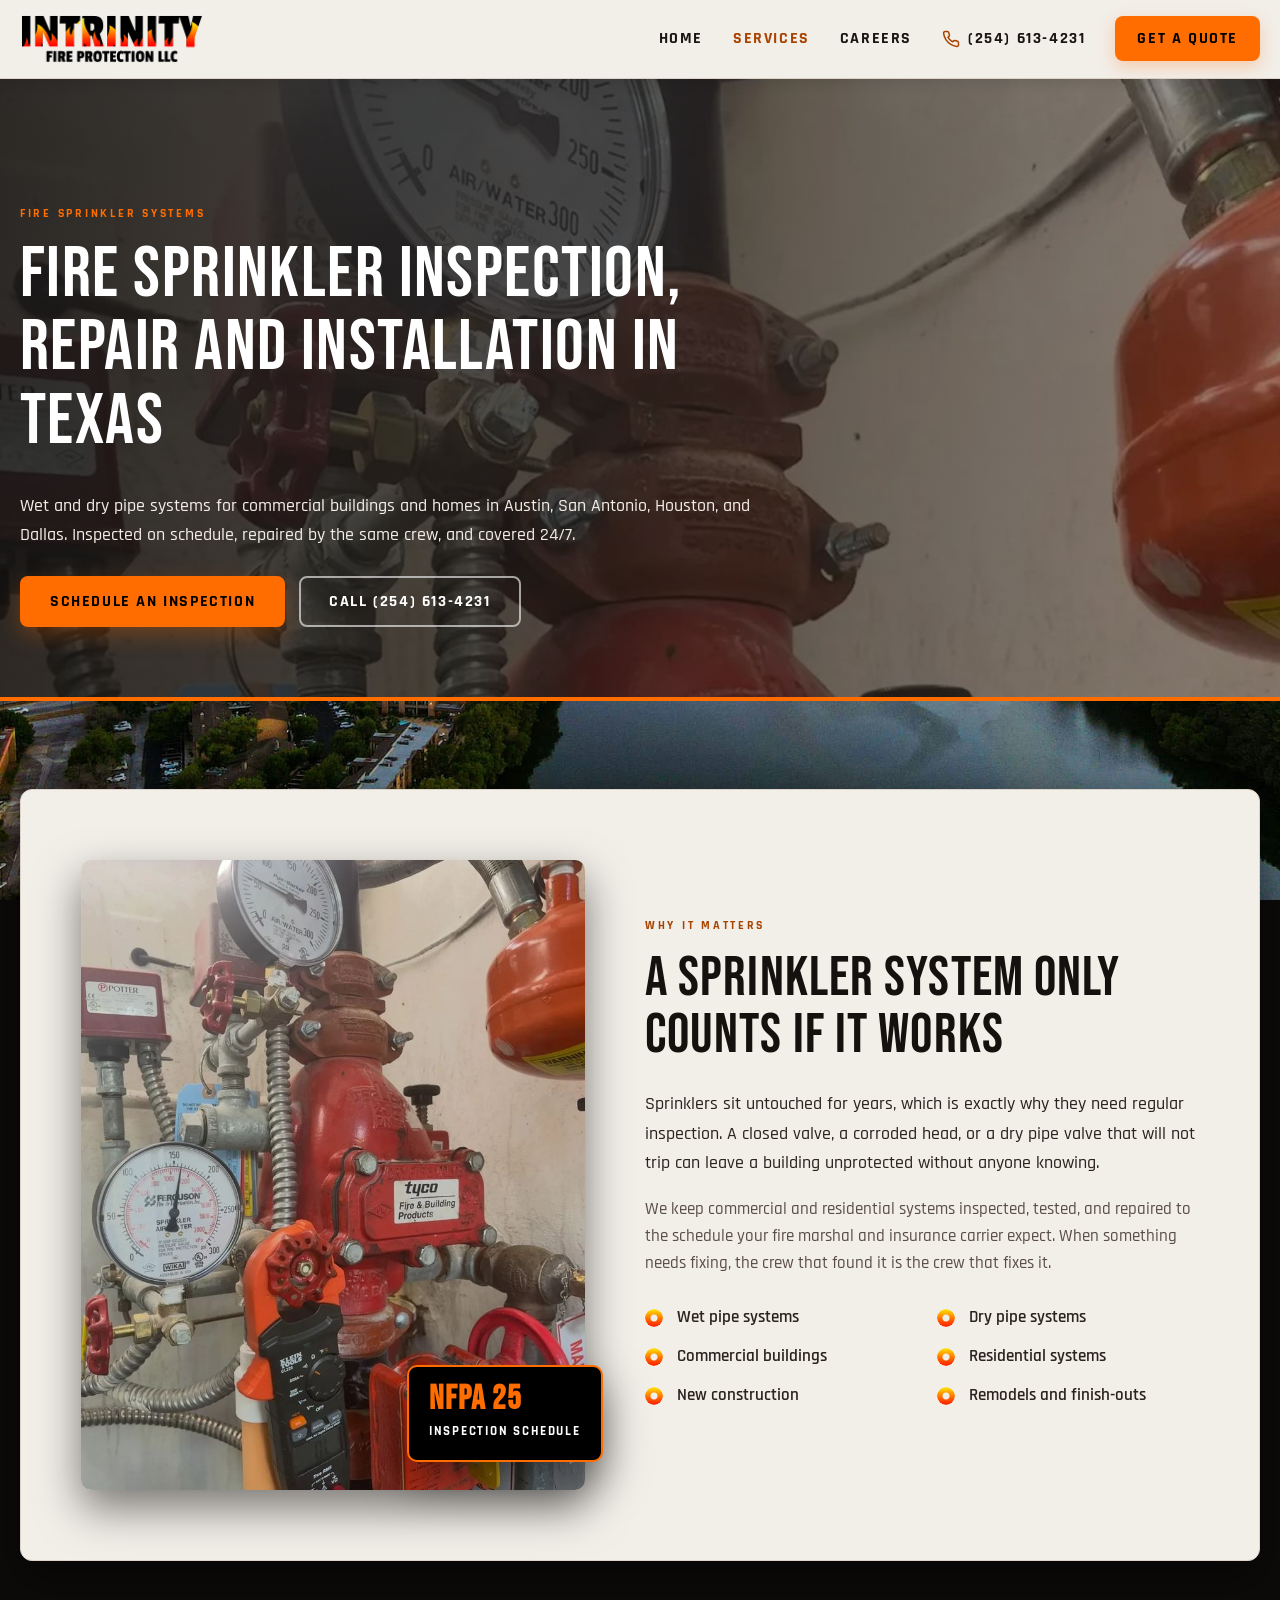
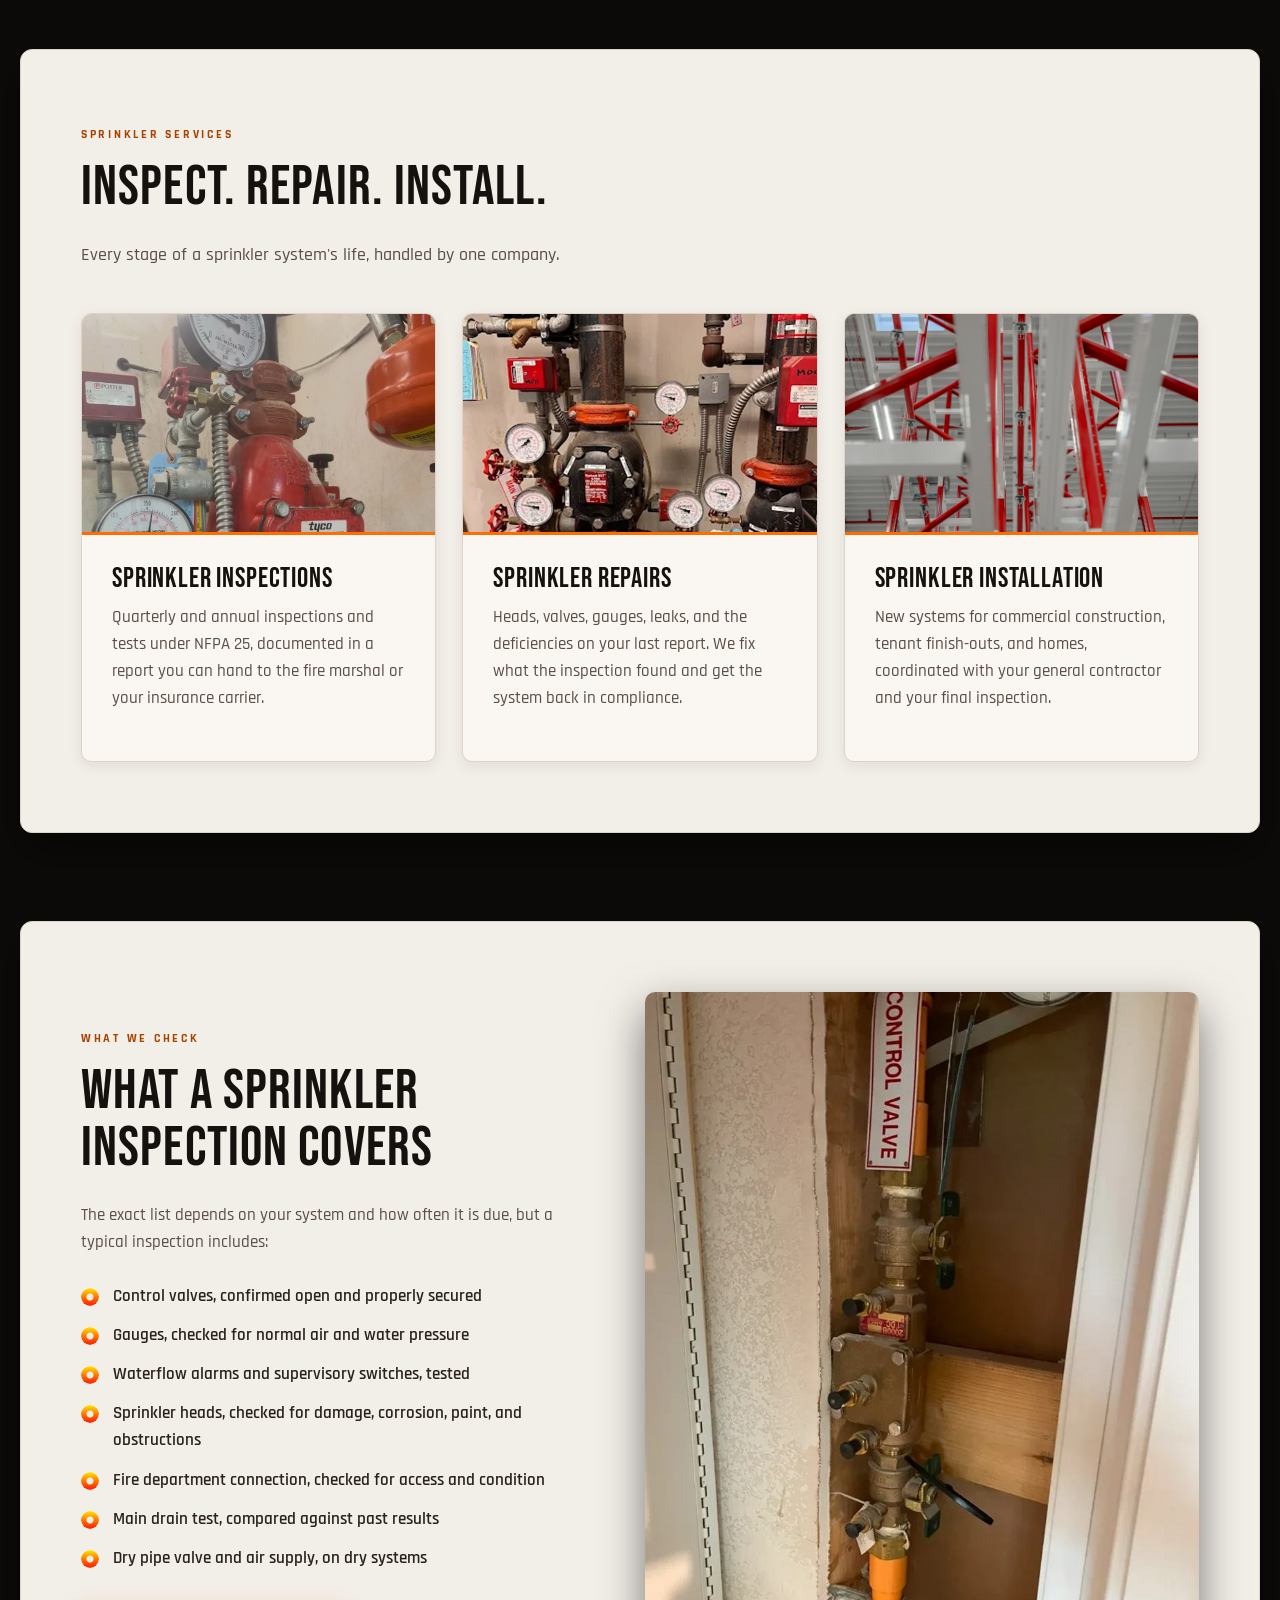
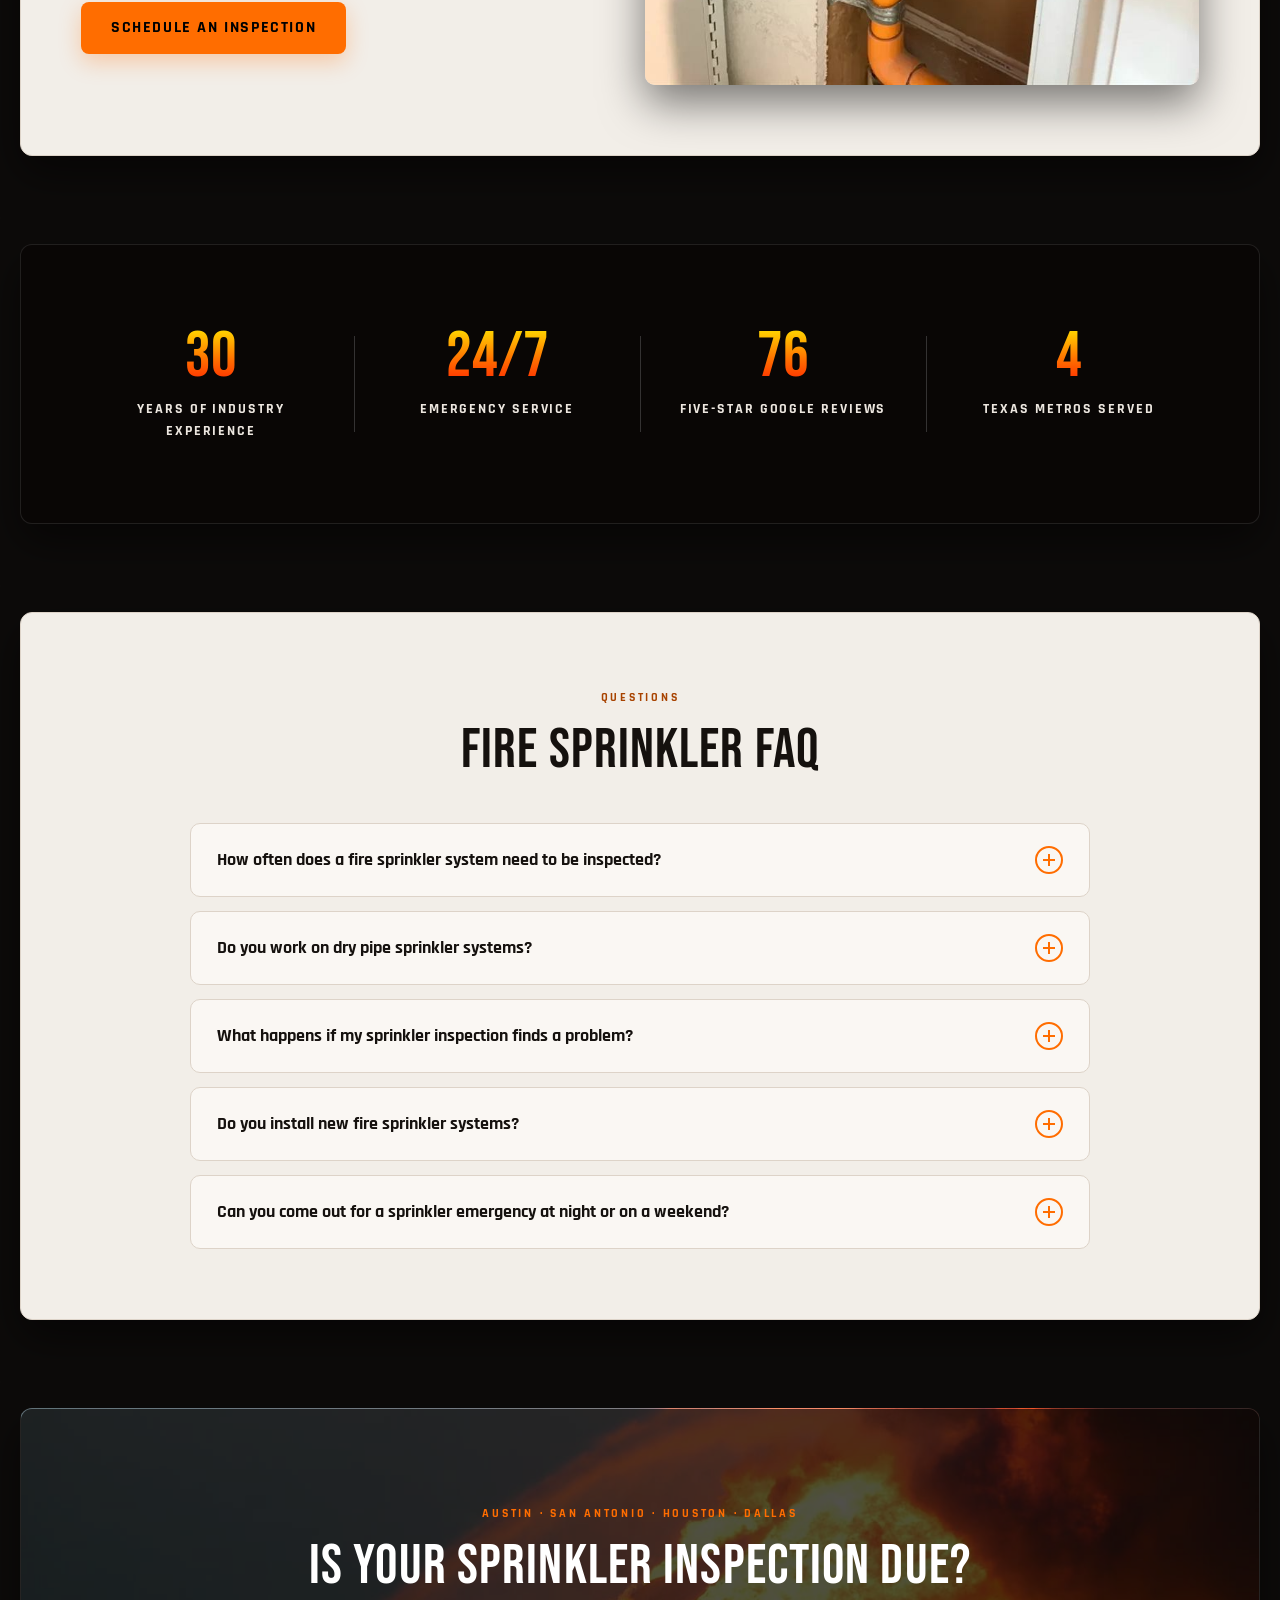
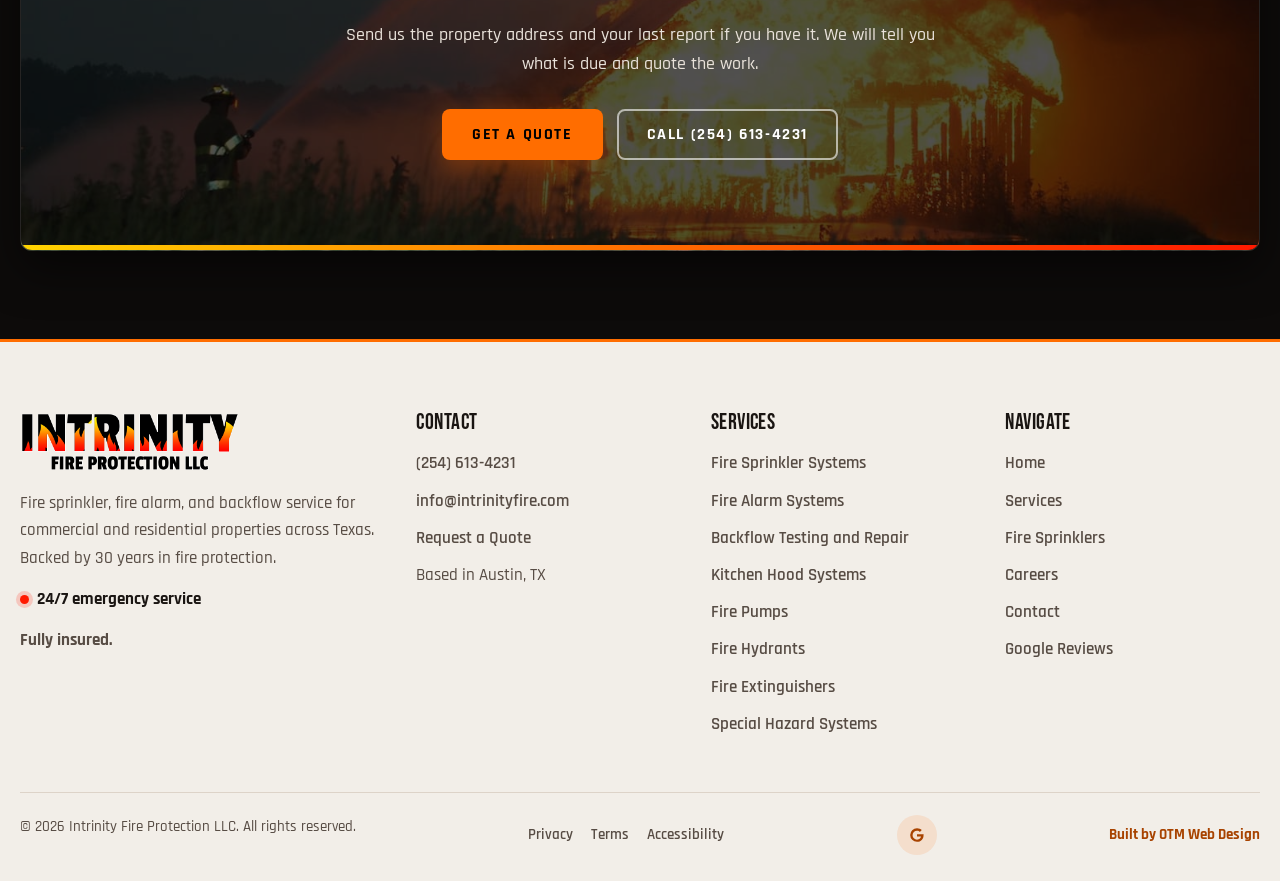
<file: fire-sprinklers.html>
<!DOCTYPE html>
<html lang="en">
<head>
<meta charset="UTF-8">
<meta name="viewport" content="width=device-width, initial-scale=1.0">
<title>Fire Sprinkler Inspection and Repair | Austin, San Antonio</title>
<meta name="description" content="Fire sprinkler inspection, repair, and installation in Austin, San Antonio, Houston, and Dallas. Wet and dry pipe systems, commercial and residential. 24/7.">
<link rel="canonical" href="https://intrinityfire.com/fire-sprinklers">
<link rel="icon" type="image/png" href="assets/favicon.png">
<link rel="apple-touch-icon" href="assets/favicon.png">

<meta property="og:type" content="website">
<meta property="og:site_name" content="Intrinity Fire Protection">
<meta property="og:title" content="Fire Sprinkler Inspection and Repair | Austin, San Antonio">
<meta property="og:description" content="Fire sprinkler inspection, repair, and installation in Austin, San Antonio, Houston, and Dallas. Wet and dry pipe systems, commercial and residential. 24/7.">
<meta property="og:url" content="https://intrinityfire.com/fire-sprinklers">
<meta property="og:image" content="https://intrinityfire.com/assets/og-image.jpg">
<meta property="og:image:width" content="1200">
<meta property="og:image:height" content="630">
<meta property="og:image:alt" content="Intrinity Fire Protection LLC">
<meta name="twitter:card" content="summary_large_image">
<meta name="twitter:title" content="Fire Sprinkler Inspection and Repair | Austin, San Antonio">
<meta name="twitter:description" content="Fire sprinkler inspection, repair, and installation in Austin, San Antonio, Houston, and Dallas. Wet and dry pipe systems, commercial and residential. 24/7.">
<meta name="twitter:image" content="https://intrinityfire.com/assets/og-image.jpg">

<link rel="preconnect" href="https://fonts.googleapis.com">
<link rel="preconnect" href="https://fonts.gstatic.com" crossorigin>
<link href="https://fonts.googleapis.com/css2?family=Bebas+Neue&family=Rajdhani:wght@400;500;600;700&display=swap" rel="stylesheet">
<link rel="preload" as="image" href="assets/hero-fire-sprinklers.jpg" fetchpriority="high">
<link rel="stylesheet" href="styles.css">
<noscript><style>.reveal{opacity:1;transform:none}</style></noscript>

<script type="application/ld+json">
{
  "@context": "https://schema.org",
  "@type": "Service",
  "name": "Fire Sprinkler Inspection, Repair, and Installation",
  "serviceType": "Fire sprinkler system services",
  "description": "Inspection, testing, repair, and installation of wet pipe and dry pipe fire sprinkler systems for commercial and residential properties.",
  "url": "https://intrinityfire.com/fire-sprinklers",
  "provider": {
    "@type": "GeneralContractor",
    "@id": "https://intrinityfire.com/#business",
    "name": "Intrinity Fire Protection LLC",
    "telephone": "+1-254-613-4231",
    "url": "https://intrinityfire.com/"
  },
  "areaServed": [
    { "@type": "City", "name": "Austin, TX" },
    { "@type": "City", "name": "San Antonio, TX" },
    { "@type": "City", "name": "Houston, TX" },
    { "@type": "City", "name": "Dallas, TX" }
  ],
  "hasOfferCatalog": {
    "@type": "OfferCatalog",
    "name": "Fire sprinkler services",
    "itemListElement": [
      { "@type": "Offer", "itemOffered": { "@type": "Service", "name": "Fire sprinkler inspection" } },
      { "@type": "Offer", "itemOffered": { "@type": "Service", "name": "Fire sprinkler repair" } },
      { "@type": "Offer", "itemOffered": { "@type": "Service", "name": "Fire sprinkler installation" } }
    ]
  }
}
</script>
<script type="application/ld+json">
{
  "@context": "https://schema.org",
  "@type": "FAQPage",
  "mainEntity": [
    {
      "@type": "Question",
      "name": "How often does a fire sprinkler system need to be inspected?",
      "acceptedAnswer": { "@type": "Answer", "text": "Most commercial sprinkler systems need a full inspection at least once a year under NFPA 25, with some components checked quarterly and others tested on longer cycles, like the five-year internal pipe assessment. Your local fire marshal enforces the schedule. We can look at your last report and tell you what is due." }
    },
    {
      "@type": "Question",
      "name": "Do you work on dry pipe sprinkler systems?",
      "acceptedAnswer": { "@type": "Answer", "text": "Yes. We work on both wet pipe and dry pipe systems. Dry systems, common in parking garages, attics, and other spaces that can freeze, have extra parts like the dry pipe valve and air supply that need their own inspection and maintenance." }
    },
    {
      "@type": "Question",
      "name": "What happens if my sprinkler inspection finds a problem?",
      "acceptedAnswer": { "@type": "Answer", "text": "We document the deficiency, explain it in plain terms, and quote the repair. Because we do repairs as well as inspections, you do not have to bring in a second company to close it out." }
    },
    {
      "@type": "Question",
      "name": "Do you install new fire sprinkler systems?",
      "acceptedAnswer": { "@type": "Answer", "text": "Yes. We install sprinkler systems in commercial buildings and homes, and we work with general contractors on new construction, finish-outs, and remodels." }
    },
    {
      "@type": "Question",
      "name": "Can you come out for a sprinkler emergency at night or on a weekend?",
      "acceptedAnswer": { "@type": "Answer", "text": "Yes. Our line is answered 24/7 for emergencies like a broken sprinkler head, a leaking riser, or a system that has been taken out of service. Call (254) 613-4231." }
    }
  ]
}
</script>
</head>
<body data-page="fire-sprinklers">
<a class="skip-link" href="#main">Skip to main content</a>
<nav class="site-nav" aria-label="Primary">
  <div class="nav-inner">
    <a class="nav-logo" href="index.html" aria-label="Intrinity Fire Protection, home">
      <img src="assets/logo.png" alt="Intrinity Fire Protection LLC" width="744" height="202">
    </a>
    <button class="nav-toggle" type="button" aria-expanded="false" aria-controls="nav-links" aria-label="Open menu">
      <span></span><span></span><span></span>
    </button>
    <ul class="nav-links" id="nav-links">
      <li><a href="index.html" data-nav="home">Home</a></li>
      <li><a href="services.html" data-nav="services fire-sprinklers">Services</a></li>
      <li><a href="careers.html" data-nav="careers">Careers</a></li>
      <li><a class="nav-phone" href="tel:+12546134231" aria-label="Call (254) 613-4231"><svg viewBox="0 0 24 24" fill="none" stroke="currentColor" stroke-width="2" stroke-linecap="round" stroke-linejoin="round" aria-hidden="true"><path d="M22 16.9v3a2 2 0 0 1-2.2 2 19.8 19.8 0 0 1-8.6-3.1 19.5 19.5 0 0 1-6-6A19.8 19.8 0 0 1 2.1 4.2 2 2 0 0 1 4.1 2h3a2 2 0 0 1 2 1.7c.1.9.4 1.8.7 2.7a2 2 0 0 1-.5 2.1L8 9.8a16 16 0 0 0 6 6l1.3-1.3a2 2 0 0 1 2.1-.4c.9.3 1.8.6 2.7.7a2 2 0 0 1 1.7 2z"/></svg><span class="nav-phone-num">(254) 613-4231</span></a></li>
      <li><a class="nav-cta" href="contact.html">Get a Quote</a></li>
    </ul>
  </div>
</nav>
<main id="main">

  <section class="page-hero page-hero--sprinklers" aria-labelledby="page-title">
    <div class="hero-inner">
      <div class="hero-content">
        <span class="eyebrow">Fire sprinkler systems</span>
        <h1 id="page-title">Fire Sprinkler Inspection, Repair and Installation in Texas</h1>
        <p class="lead">Wet and dry pipe systems for commercial buildings and homes in Austin, San Antonio, Houston, and Dallas. Inspected on schedule, repaired by the same crew, and covered 24/7.</p>
        <div class="hero-actions">
          <a class="btn btn-primary" href="contact.html">Schedule an Inspection</a>
          <a class="btn btn-ghost" href="tel:+12546134231">Call (254) 613-4231</a>
        </div>
      </div>
    </div>
  </section>

  <!-- Intro -->
  <section class="section" aria-labelledby="sp-intro-title">
    <div class="container reveal">
      <div class="split">
        <div class="split-media">
          <img src="assets/gallery-3.jpg" alt="Dry pipe valve riser with pressure gauges and inspection tags" width="800" height="1000" loading="lazy" decoding="async">
          <div class="media-badge"><strong>NFPA 25</strong><span>Inspection schedule</span></div>
        </div>
        <div class="split-body">
          <span class="eyebrow">Why it matters</span>
          <h2 id="sp-intro-title">A Sprinkler System Only Counts If It Works</h2>
          <p class="lead">Sprinklers sit untouched for years, which is exactly why they need regular inspection. A closed valve, a corroded head, or a dry pipe valve that will not trip can leave a building unprotected without anyone knowing.</p>
          <p>We keep commercial and residential systems inspected, tested, and repaired to the schedule your fire marshal and insurance carrier expect. When something needs fixing, the crew that found it is the crew that fixes it.</p>
          <ul class="check-list two-col">
            <li>Wet pipe systems</li>
            <li>Dry pipe systems</li>
            <li>Commercial buildings</li>
            <li>Residential systems</li>
            <li>New construction</li>
            <li>Remodels and finish-outs</li>
          </ul>
        </div>
      </div>
    </div>
  </section>

  <!-- Services -->
  <section class="section" aria-labelledby="sp-services-title">
    <div class="container reveal">
      <div class="section-head">
        <span class="eyebrow">Sprinkler services</span>
        <h2 id="sp-services-title">Inspect. Repair. Install.</h2>
        <p>Every stage of a sprinkler system's life, handled by one company.</p>
      </div>
      <div class="grid grid-3 is-three">
        <article class="card">
          <img class="card-img" src="assets/sprinkler-detail-gauges.jpg" alt="Sprinkler system air and water pressure gauge on a riser" width="960" height="600" loading="lazy" decoding="async">
          <div class="card-body">
            <h3>Sprinkler Inspections</h3>
            <p>Quarterly and annual inspections and tests under NFPA 25, documented in a report you can hand to the fire marshal or your insurance carrier.</p>
          </div>
        </article>
        <article class="card">
          <img class="card-img" src="assets/sprinkler-detail-riser-room.jpg" alt="Sprinkler riser room with alarm valves, gauges, and service tags" width="640" height="400" loading="lazy" decoding="async">
          <div class="card-body">
            <h3>Sprinkler Repairs</h3>
            <p>Heads, valves, gauges, leaks, and the deficiencies on your last report. We fix what the inspection found and get the system back in compliance.</p>
          </div>
        </article>
        <article class="card">
          <img class="card-img" src="assets/service-fire-sprinklers.jpg" alt="Dry pipe sprinkler valve with control valve on a commercial riser" width="960" height="600" loading="lazy" decoding="async">
          <div class="card-body">
            <h3>Sprinkler Installation</h3>
            <p>New systems for commercial construction, tenant finish-outs, and homes, coordinated with your general contractor and your final inspection.</p>
          </div>
        </article>
      </div>
    </div>
  </section>

  <!-- What an inspection covers -->
  <section class="section" aria-labelledby="sp-checks-title">
    <div class="container reveal">
      <div class="split reverse">
        <div class="split-media">
          <img src="assets/sprinkler-detail-cabinet.jpg" alt="Residential sprinkler riser with control valve and test fittings" width="800" height="1000" loading="lazy" decoding="async">
        </div>
        <div class="split-body">
          <span class="eyebrow">What we check</span>
          <h2 id="sp-checks-title">What a Sprinkler Inspection Covers</h2>
          <p>The exact list depends on your system and how often it is due, but a typical inspection includes:</p>
          <ul class="check-list">
            <li>Control valves, confirmed open and properly secured</li>
            <li>Gauges, checked for normal air and water pressure</li>
            <li>Waterflow alarms and supervisory switches, tested</li>
            <li>Sprinkler heads, checked for damage, corrosion, paint, and obstructions</li>
            <li>Fire department connection, checked for access and condition</li>
            <li>Main drain test, compared against past results</li>
            <li>Dry pipe valve and air supply, on dry systems</li>
          </ul>
          <a class="btn btn-primary" href="contact.html">Schedule an Inspection</a>
        </div>
      </div>
    </div>
  </section>

  <!-- Stats -->
  <section class="section" aria-label="Why Intrinity">
    <div class="container is-strong reveal">
      <div class="stats">
        <div class="stat"><span class="stat-num">30</span><span class="stat-label">Years of industry experience</span></div>
        <div class="stat"><span class="stat-num">24/7</span><span class="stat-label">Emergency service</span></div>
        <div class="stat"><span class="stat-num">76</span><span class="stat-label">Five-star Google reviews</span></div>
        <div class="stat"><span class="stat-num">4</span><span class="stat-label">Texas metros served</span></div>
      </div>
    </div>
  </section>

  <!-- FAQ -->
  <section class="section" aria-labelledby="sp-faq-title">
    <div class="container reveal">
      <div class="section-head center">
        <span class="eyebrow">Questions</span>
        <h2 id="sp-faq-title">Fire Sprinkler FAQ</h2>
      </div>
      <div class="faq-list">
        <div class="faq-item">
          <h3 class="faq-h"><button class="faq-q" type="button" aria-expanded="false" aria-controls="faq-s1">How often does a fire sprinkler system need to be inspected?<span class="faq-icon" aria-hidden="true"></span></button></h3>
          <div class="faq-answer" id="faq-s1"><p>Most commercial sprinkler systems need a full inspection at least once a year under NFPA 25, with some components checked quarterly and others tested on longer cycles, like the five-year internal pipe assessment. Your local fire marshal enforces the schedule. We can look at your last report and tell you what is due.</p></div>
        </div>
        <div class="faq-item">
          <h3 class="faq-h"><button class="faq-q" type="button" aria-expanded="false" aria-controls="faq-s2">Do you work on dry pipe sprinkler systems?<span class="faq-icon" aria-hidden="true"></span></button></h3>
          <div class="faq-answer" id="faq-s2"><p>Yes. We work on both wet pipe and dry pipe systems. Dry systems, common in parking garages, attics, and other spaces that can freeze, have extra parts like the dry pipe valve and air supply that need their own inspection and maintenance.</p></div>
        </div>
        <div class="faq-item">
          <h3 class="faq-h"><button class="faq-q" type="button" aria-expanded="false" aria-controls="faq-s3">What happens if my sprinkler inspection finds a problem?<span class="faq-icon" aria-hidden="true"></span></button></h3>
          <div class="faq-answer" id="faq-s3"><p>We document the deficiency, explain it in plain terms, and quote the repair. Because we do repairs as well as inspections, you do not have to bring in a second company to close it out.</p></div>
        </div>
        <div class="faq-item">
          <h3 class="faq-h"><button class="faq-q" type="button" aria-expanded="false" aria-controls="faq-s4">Do you install new fire sprinkler systems?<span class="faq-icon" aria-hidden="true"></span></button></h3>
          <div class="faq-answer" id="faq-s4"><p>Yes. We install sprinkler systems in commercial buildings and homes, and we work with general contractors on new construction, finish-outs, and remodels.</p></div>
        </div>
        <div class="faq-item">
          <h3 class="faq-h"><button class="faq-q" type="button" aria-expanded="false" aria-controls="faq-s5">Can you come out for a sprinkler emergency at night or on a weekend?<span class="faq-icon" aria-hidden="true"></span></button></h3>
          <div class="faq-answer" id="faq-s5"><p>Yes. Our line is answered 24/7 for emergencies like a broken sprinkler head, a leaking riser, or a system that has been taken out of service. Call <a href="tel:+12546134231">(254) 613-4231</a>.</p></div>
        </div>
      </div>
    </div>
  </section>

  <!-- CTA -->
  <section class="section" aria-labelledby="cta-title">
    <div class="container cta-wrap reveal">
      <div class="cta-card">
        <span class="eyebrow">Austin &middot; San Antonio &middot; Houston &middot; Dallas</span>
        <h2 id="cta-title">Is Your Sprinkler Inspection Due?</h2>
        <p>Send us the property address and your last report if you have it. We will tell you what is due and quote the work.</p>
        <div class="hero-actions">
          <a class="btn btn-primary" href="contact.html">Get a Quote</a>
          <a class="btn btn-ghost" href="tel:+12546134231">Call (254) 613-4231</a>
        </div>
      </div>
    </div>
  </section>

</main>
<footer class="site-footer">
  <div class="container">
    <div class="footer-grid">
      <div class="footer-brand">
        <img src="assets/logo.png" alt="Intrinity Fire Protection LLC" width="744" height="202" loading="lazy" decoding="async">
        <p>Fire sprinkler, fire alarm, and backflow service for commercial and residential properties across Texas. Backed by 30 years in fire protection.</p>
        <p class="footer-24"><span class="dot" aria-hidden="true"></span>24/7 emergency service</p>
        <p><strong>Fully insured.</strong></p>
        <!-- LICENSE NUMBERS: pending from client -->
      </div>
      <div class="footer-col">
        <h2>Contact</h2>
        <ul>
          <li><a href="tel:+12546134231">(254) 613-4231</a></li>
          <li><a href="mailto:info@intrinityfire.com">info@intrinityfire.com</a></li>
          <li><a href="contact.html">Request a Quote</a></li>
          <li>Based in Austin, TX</li>
        </ul>
      </div>
      <div class="footer-col">
        <h2>Services</h2>
        <ul>
          <li><a href="services.html#fire-sprinklers">Fire Sprinkler Systems</a></li>
          <li><a href="services.html#fire-alarms">Fire Alarm Systems</a></li>
          <li><a href="services.html#backflow">Backflow Testing and Repair</a></li>
          <li><a href="services.html#kitchen-hoods">Kitchen Hood Systems</a></li>
          <li><a href="services.html#fire-pumps">Fire Pumps</a></li>
          <li><a href="services.html#fire-hydrants">Fire Hydrants</a></li>
          <li><a href="services.html#fire-extinguishers">Fire Extinguishers</a></li>
          <li><a href="services.html#special-hazard">Special Hazard Systems</a></li>
        </ul>
      </div>
      <div class="footer-col">
        <h2>Navigate</h2>
        <ul>
          <li><a href="index.html">Home</a></li>
          <li><a href="services.html">Services</a></li>
          <li><a href="fire-sprinklers.html">Fire Sprinklers</a></li>
          <li><a href="careers.html">Careers</a></li>
          <li><a href="contact.html">Contact</a></li>
          <li><a href="https://www.google.com/search?q=Intrinity+Fire+Protection" target="_blank" rel="noopener">Google Reviews</a></li>
        </ul>
      </div>
    </div>
    <div class="footer-bottom">
      <p>&copy; 2026 Intrinity Fire Protection LLC. All rights reserved.</p>
      <ul class="footer-legal">
        <li><a href="privacy.html">Privacy</a></li>
        <li><a href="terms.html">Terms</a></li>
        <li><a href="accessibility.html">Accessibility</a></li>
      </ul>
      <div class="social">
        <!-- GBP: swap the search URL for the Business Profile share link from Orion -->
        <a href="https://www.google.com/search?q=Intrinity+Fire+Protection" target="_blank" rel="noopener" aria-label="Intrinity Fire Protection on Google"><svg viewBox="0 0 24 24" fill="currentColor" aria-hidden="true"><path d="M21.35 11.1H12v2.98h5.35c-.23 1.4-1.7 4.1-5.35 4.1a5.9 5.9 0 0 1 0-11.8c1.84 0 3.07.78 3.78 1.46l2.58-2.48C16.7 3.83 14.6 2.9 12 2.9a9.1 9.1 0 1 0 0 18.2c5.25 0 8.73-3.69 8.73-8.89 0-.6-.07-1.05-.15-1.5z"/></svg></a>
      </div>
      <a class="otm-credit" href="https://otm-designs.com" target="_blank" rel="noopener">Built by OTM Web Design</a>
    </div>
  </div>
</footer>
<script src="script.js" defer></script>
</body>
</html>
</file>
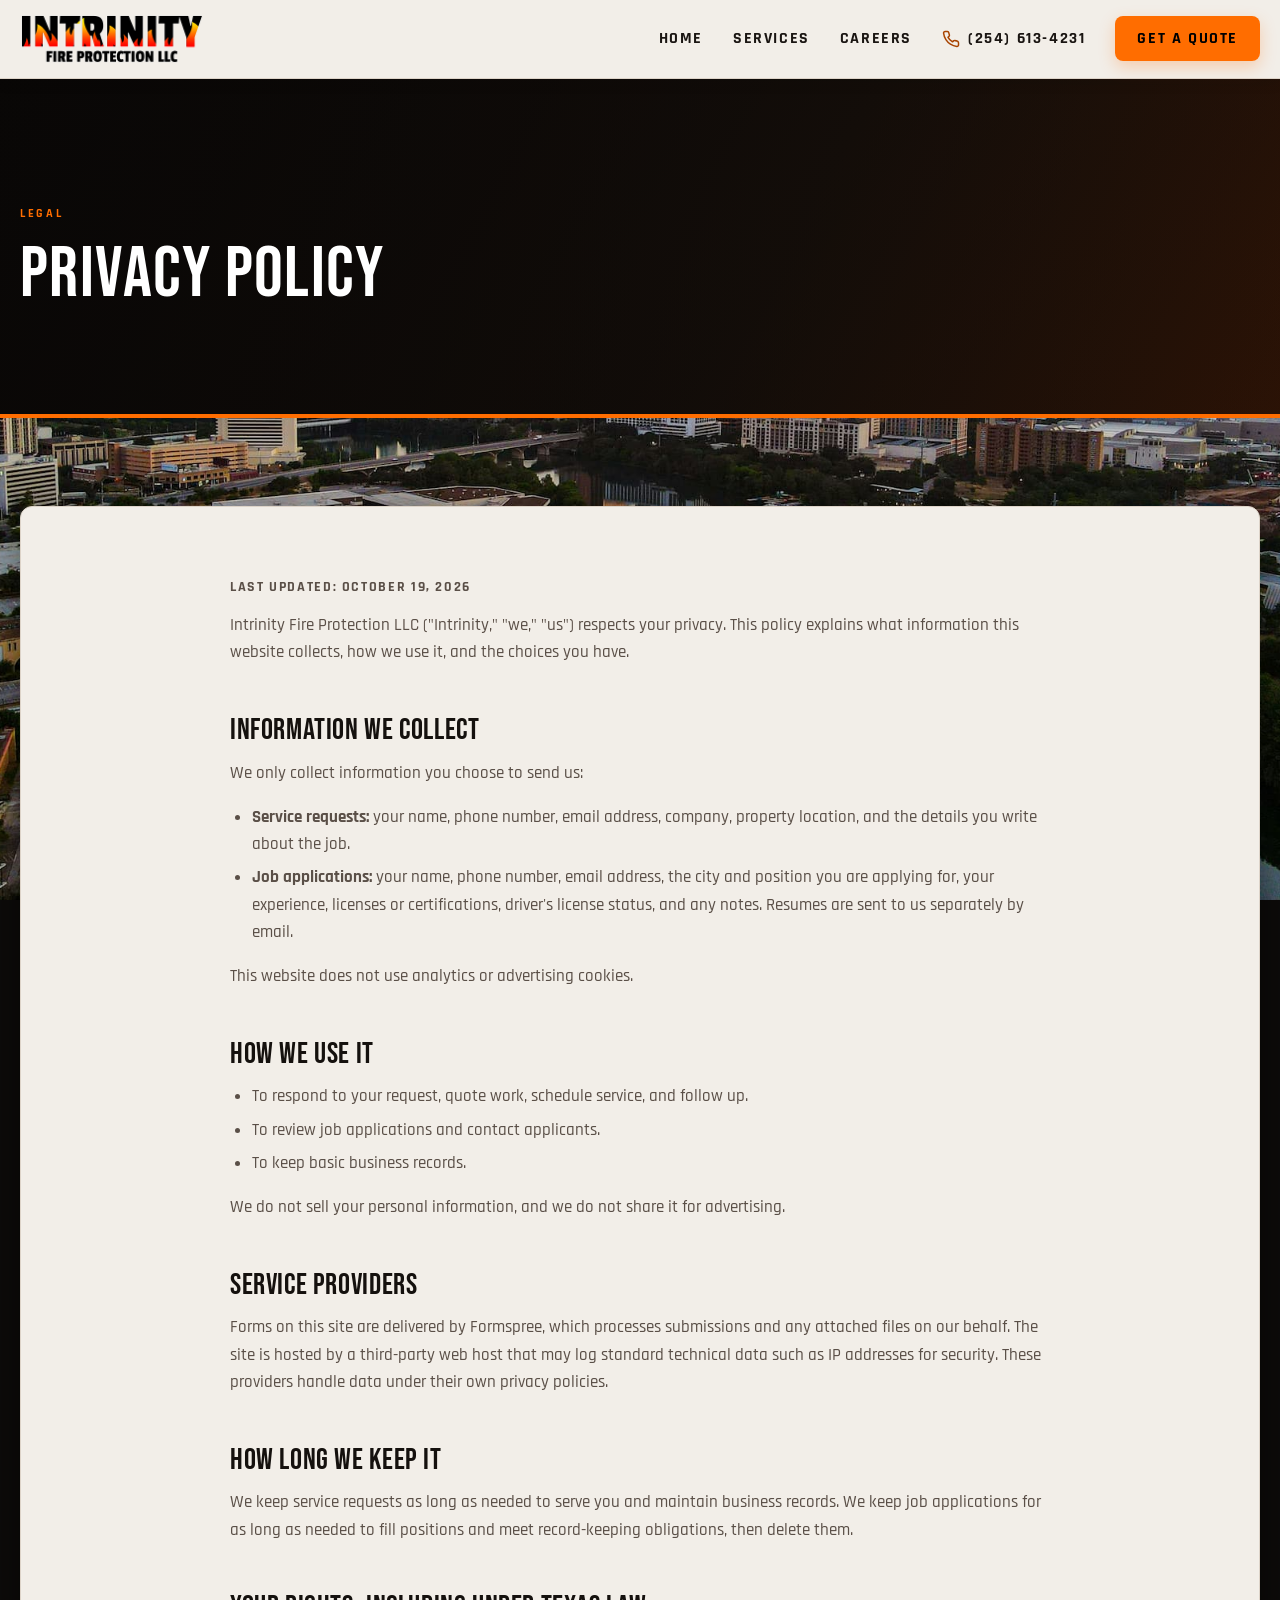
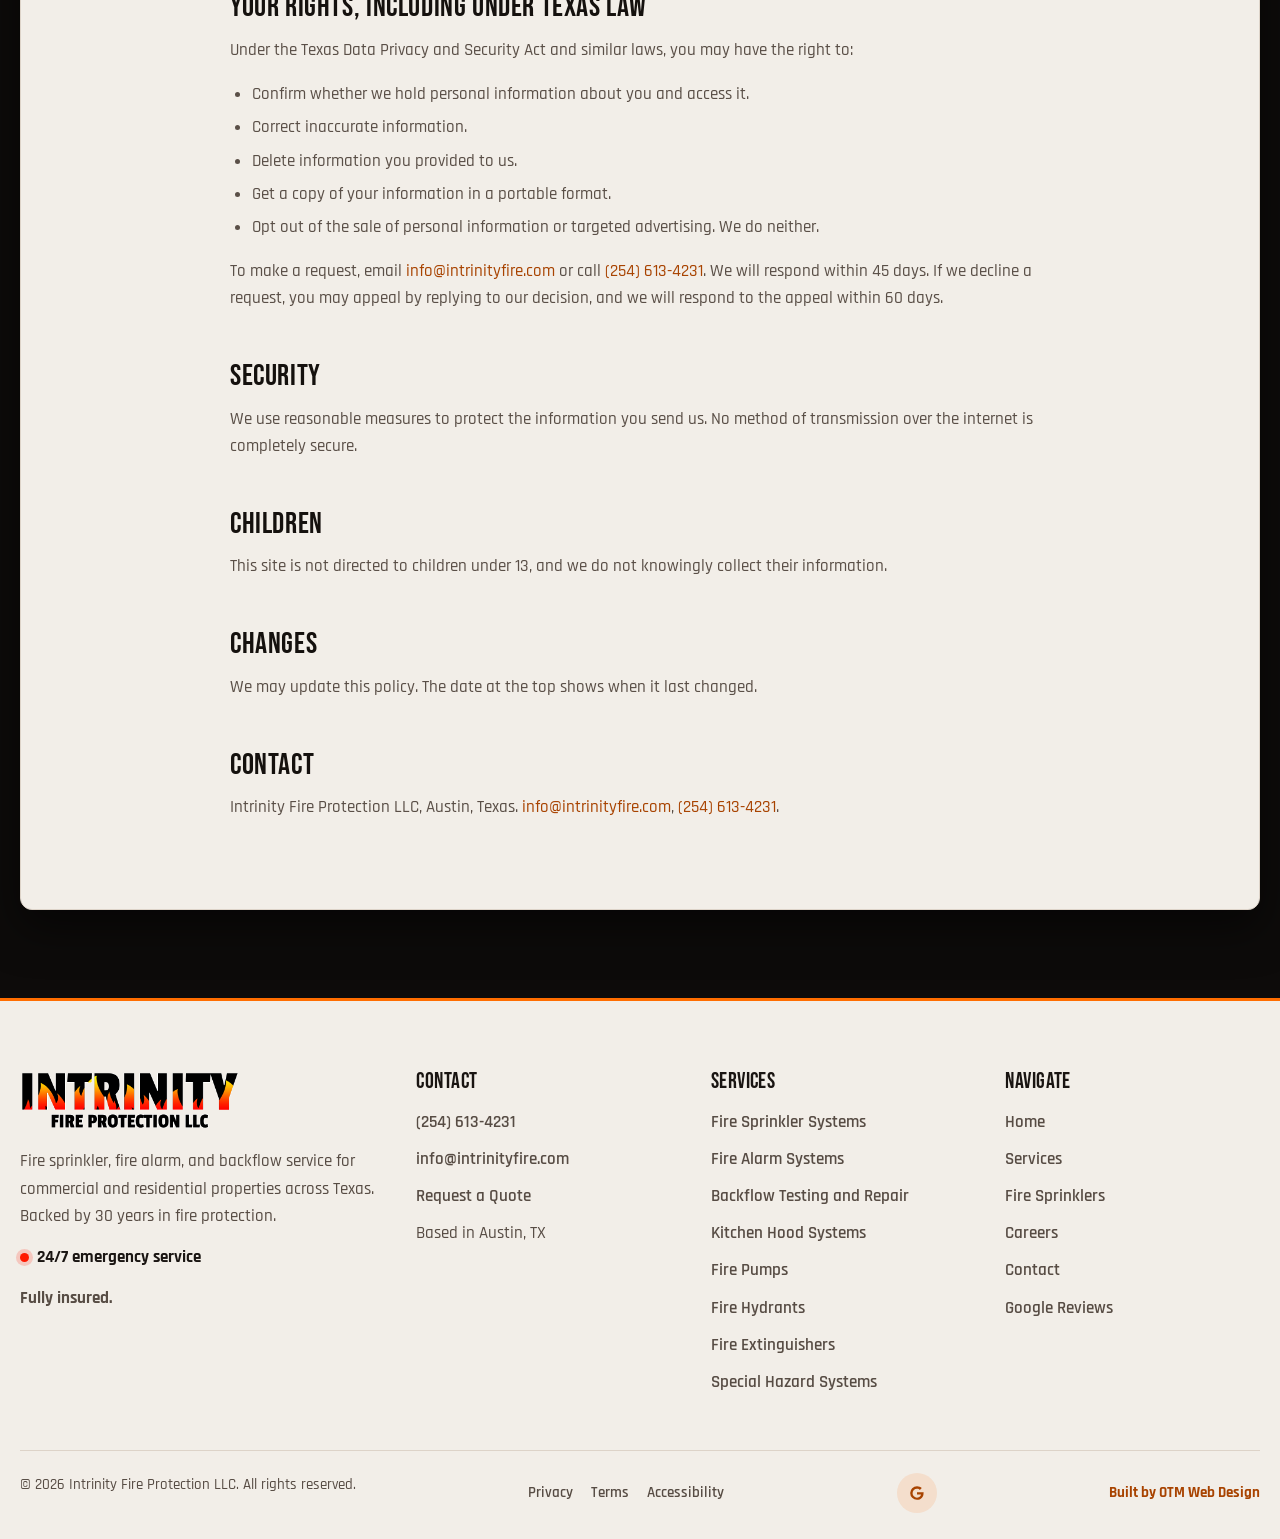
<file: privacy.html>
<!DOCTYPE html>
<html lang="en">
<head>
<meta charset="UTF-8">
<meta name="viewport" content="width=device-width, initial-scale=1.0">
<title>Privacy Policy | Intrinity Fire Protection</title>
<meta name="description" content="How Intrinity Fire Protection collects, uses, and protects information submitted through this website.">
<meta name="robots" content="noindex">
<link rel="canonical" href="https://intrinityfire.com/privacy">
<link rel="icon" type="image/png" href="assets/favicon.png">
<link rel="apple-touch-icon" href="assets/favicon.png">
<meta property="og:type" content="website">
<meta property="og:site_name" content="Intrinity Fire Protection">
<meta property="og:title" content="Privacy Policy | Intrinity Fire Protection">
<meta property="og:description" content="How Intrinity Fire Protection collects, uses, and protects information submitted through this website.">
<meta property="og:url" content="https://intrinityfire.com/privacy">
<meta property="og:image" content="https://intrinityfire.com/assets/og-image.jpg">
<meta property="og:image:width" content="1200">
<meta property="og:image:height" content="630">
<meta property="og:image:alt" content="Intrinity Fire Protection LLC">
<meta name="twitter:card" content="summary_large_image">
<meta name="twitter:title" content="Privacy Policy | Intrinity Fire Protection">
<meta name="twitter:description" content="How Intrinity Fire Protection collects, uses, and protects information submitted through this website.">
<meta name="twitter:image" content="https://intrinityfire.com/assets/og-image.jpg">
<link rel="preconnect" href="https://fonts.googleapis.com">
<link rel="preconnect" href="https://fonts.gstatic.com" crossorigin>
<link href="https://fonts.googleapis.com/css2?family=Bebas+Neue&family=Rajdhani:wght@400;500;600;700&display=swap" rel="stylesheet">
<link rel="stylesheet" href="styles.css">
<noscript><style>.reveal{opacity:1;transform:none}</style></noscript>
</head>
<body data-page="legal">
<a class="skip-link" href="#main">Skip to main content</a>
<nav class="site-nav" aria-label="Primary">
  <div class="nav-inner">
    <a class="nav-logo" href="index.html" aria-label="Intrinity Fire Protection, home">
      <img src="assets/logo.png" alt="Intrinity Fire Protection LLC" width="744" height="202">
    </a>
    <button class="nav-toggle" type="button" aria-expanded="false" aria-controls="nav-links" aria-label="Open menu">
      <span></span><span></span><span></span>
    </button>
    <ul class="nav-links" id="nav-links">
      <li><a href="index.html" data-nav="home">Home</a></li>
      <li><a href="services.html" data-nav="services fire-sprinklers">Services</a></li>
      <li><a href="careers.html" data-nav="careers">Careers</a></li>
      <li><a class="nav-phone" href="tel:+12546134231" aria-label="Call (254) 613-4231"><svg viewBox="0 0 24 24" fill="none" stroke="currentColor" stroke-width="2" stroke-linecap="round" stroke-linejoin="round" aria-hidden="true"><path d="M22 16.9v3a2 2 0 0 1-2.2 2 19.8 19.8 0 0 1-8.6-3.1 19.5 19.5 0 0 1-6-6A19.8 19.8 0 0 1 2.1 4.2 2 2 0 0 1 4.1 2h3a2 2 0 0 1 2 1.7c.1.9.4 1.8.7 2.7a2 2 0 0 1-.5 2.1L8 9.8a16 16 0 0 0 6 6l1.3-1.3a2 2 0 0 1 2.1-.4c.9.3 1.8.6 2.7.7a2 2 0 0 1 1.7 2z"/></svg><span class="nav-phone-num">(254) 613-4231</span></a></li>
      <li><a class="nav-cta" href="contact.html">Get a Quote</a></li>
    </ul>
  </div>
</nav>
<main id="main">
  <section class="page-hero page-hero--plain" aria-labelledby="page-title">
    <div class="hero-inner"><div class="hero-content">
      <span class="eyebrow">Legal</span>
      <h1 id="page-title">Privacy Policy</h1>
    </div></div>
  </section>
  <section class="section">
    <div class="container">
      <div class="legal-body">
        <p class="legal-updated">Last updated: October 19, 2026</p>
        <p>Intrinity Fire Protection LLC ("Intrinity," "we," "us") respects your privacy. This policy explains what information this website collects, how we use it, and the choices you have.</p>
        <h2>Information We Collect</h2>
        <p>We only collect information you choose to send us:</p>
        <ul>
          <li><strong>Service requests:</strong> your name, phone number, email address, company, property location, and the details you write about the job.</li>
          <li><strong>Job applications:</strong> your name, phone number, email address, the city and position you are applying for, your experience, licenses or certifications, driver's license status, and any notes. Resumes are sent to us separately by email.</li>
        </ul>
        <p>This website does not use analytics or advertising cookies.</p>
        <h2>How We Use It</h2>
        <ul>
          <li>To respond to your request, quote work, schedule service, and follow up.</li>
          <li>To review job applications and contact applicants.</li>
          <li>To keep basic business records.</li>
        </ul>
        <p>We do not sell your personal information, and we do not share it for advertising.</p>
        <h2>Service Providers</h2>
        <p>Forms on this site are delivered by Formspree, which processes submissions and any attached files on our behalf. The site is hosted by a third-party web host that may log standard technical data such as IP addresses for security. These providers handle data under their own privacy policies.</p>
        <h2>How Long We Keep It</h2>
        <p>We keep service requests as long as needed to serve you and maintain business records. We keep job applications for as long as needed to fill positions and meet record-keeping obligations, then delete them.</p>
        <h2>Your Rights, Including Under Texas Law</h2>
        <p>Under the Texas Data Privacy and Security Act and similar laws, you may have the right to:</p>
        <ul>
          <li>Confirm whether we hold personal information about you and access it.</li>
          <li>Correct inaccurate information.</li>
          <li>Delete information you provided to us.</li>
          <li>Get a copy of your information in a portable format.</li>
          <li>Opt out of the sale of personal information or targeted advertising. We do neither.</li>
        </ul>
        <p>To make a request, email <a href="mailto:info@intrinityfire.com">info@intrinityfire.com</a> or call <a href="tel:+12546134231">(254) 613-4231</a>. We will respond within 45 days. If we decline a request, you may appeal by replying to our decision, and we will respond to the appeal within 60 days.</p>
        <h2>Security</h2>
        <p>We use reasonable measures to protect the information you send us. No method of transmission over the internet is completely secure.</p>
        <h2>Children</h2>
        <p>This site is not directed to children under 13, and we do not knowingly collect their information.</p>
        <h2>Changes</h2>
        <p>We may update this policy. The date at the top shows when it last changed.</p>
        <h2>Contact</h2>
        <p>Intrinity Fire Protection LLC, Austin, Texas. <a href="mailto:info@intrinityfire.com">info@intrinityfire.com</a>, <a href="tel:+12546134231">(254) 613-4231</a>.</p>
      </div>
    </div>
  </section>
</main>
<footer class="site-footer">
  <div class="container">
    <div class="footer-grid">
      <div class="footer-brand">
        <img src="assets/logo.png" alt="Intrinity Fire Protection LLC" width="744" height="202" loading="lazy" decoding="async">
        <p>Fire sprinkler, fire alarm, and backflow service for commercial and residential properties across Texas. Backed by 30 years in fire protection.</p>
        <p class="footer-24"><span class="dot" aria-hidden="true"></span>24/7 emergency service</p>
        <p><strong>Fully insured.</strong></p>
        <!-- LICENSE NUMBERS: pending from client -->
      </div>
      <div class="footer-col">
        <h2>Contact</h2>
        <ul>
          <li><a href="tel:+12546134231">(254) 613-4231</a></li>
          <li><a href="mailto:info@intrinityfire.com">info@intrinityfire.com</a></li>
          <li><a href="contact.html">Request a Quote</a></li>
          <li>Based in Austin, TX</li>
        </ul>
      </div>
      <div class="footer-col">
        <h2>Services</h2>
        <ul>
          <li><a href="services.html#fire-sprinklers">Fire Sprinkler Systems</a></li>
          <li><a href="services.html#fire-alarms">Fire Alarm Systems</a></li>
          <li><a href="services.html#backflow">Backflow Testing and Repair</a></li>
          <li><a href="services.html#kitchen-hoods">Kitchen Hood Systems</a></li>
          <li><a href="services.html#fire-pumps">Fire Pumps</a></li>
          <li><a href="services.html#fire-hydrants">Fire Hydrants</a></li>
          <li><a href="services.html#fire-extinguishers">Fire Extinguishers</a></li>
          <li><a href="services.html#special-hazard">Special Hazard Systems</a></li>
        </ul>
      </div>
      <div class="footer-col">
        <h2>Navigate</h2>
        <ul>
          <li><a href="index.html">Home</a></li>
          <li><a href="services.html">Services</a></li>
          <li><a href="fire-sprinklers.html">Fire Sprinklers</a></li>
          <li><a href="careers.html">Careers</a></li>
          <li><a href="contact.html">Contact</a></li>
          <li><a href="https://www.google.com/search?q=Intrinity+Fire+Protection" target="_blank" rel="noopener">Google Reviews</a></li>
        </ul>
      </div>
    </div>
    <div class="footer-bottom">
      <p>&copy; 2026 Intrinity Fire Protection LLC. All rights reserved.</p>
      <ul class="footer-legal">
        <li><a href="privacy.html">Privacy</a></li>
        <li><a href="terms.html">Terms</a></li>
        <li><a href="accessibility.html">Accessibility</a></li>
      </ul>
      <div class="social">
        <!-- GBP: swap the search URL for the Business Profile share link from Orion -->
        <a href="https://www.google.com/search?q=Intrinity+Fire+Protection" target="_blank" rel="noopener" aria-label="Intrinity Fire Protection on Google"><svg viewBox="0 0 24 24" fill="currentColor" aria-hidden="true"><path d="M21.35 11.1H12v2.98h5.35c-.23 1.4-1.7 4.1-5.35 4.1a5.9 5.9 0 0 1 0-11.8c1.84 0 3.07.78 3.78 1.46l2.58-2.48C16.7 3.83 14.6 2.9 12 2.9a9.1 9.1 0 1 0 0 18.2c5.25 0 8.73-3.69 8.73-8.89 0-.6-.07-1.05-.15-1.5z"/></svg></a>
      </div>
      <a class="otm-credit" href="https://otm-designs.com" target="_blank" rel="noopener">Built by OTM Web Design</a>
    </div>
  </div>
</footer>
<script src="script.js" defer></script>
</body>
</html>
</file>
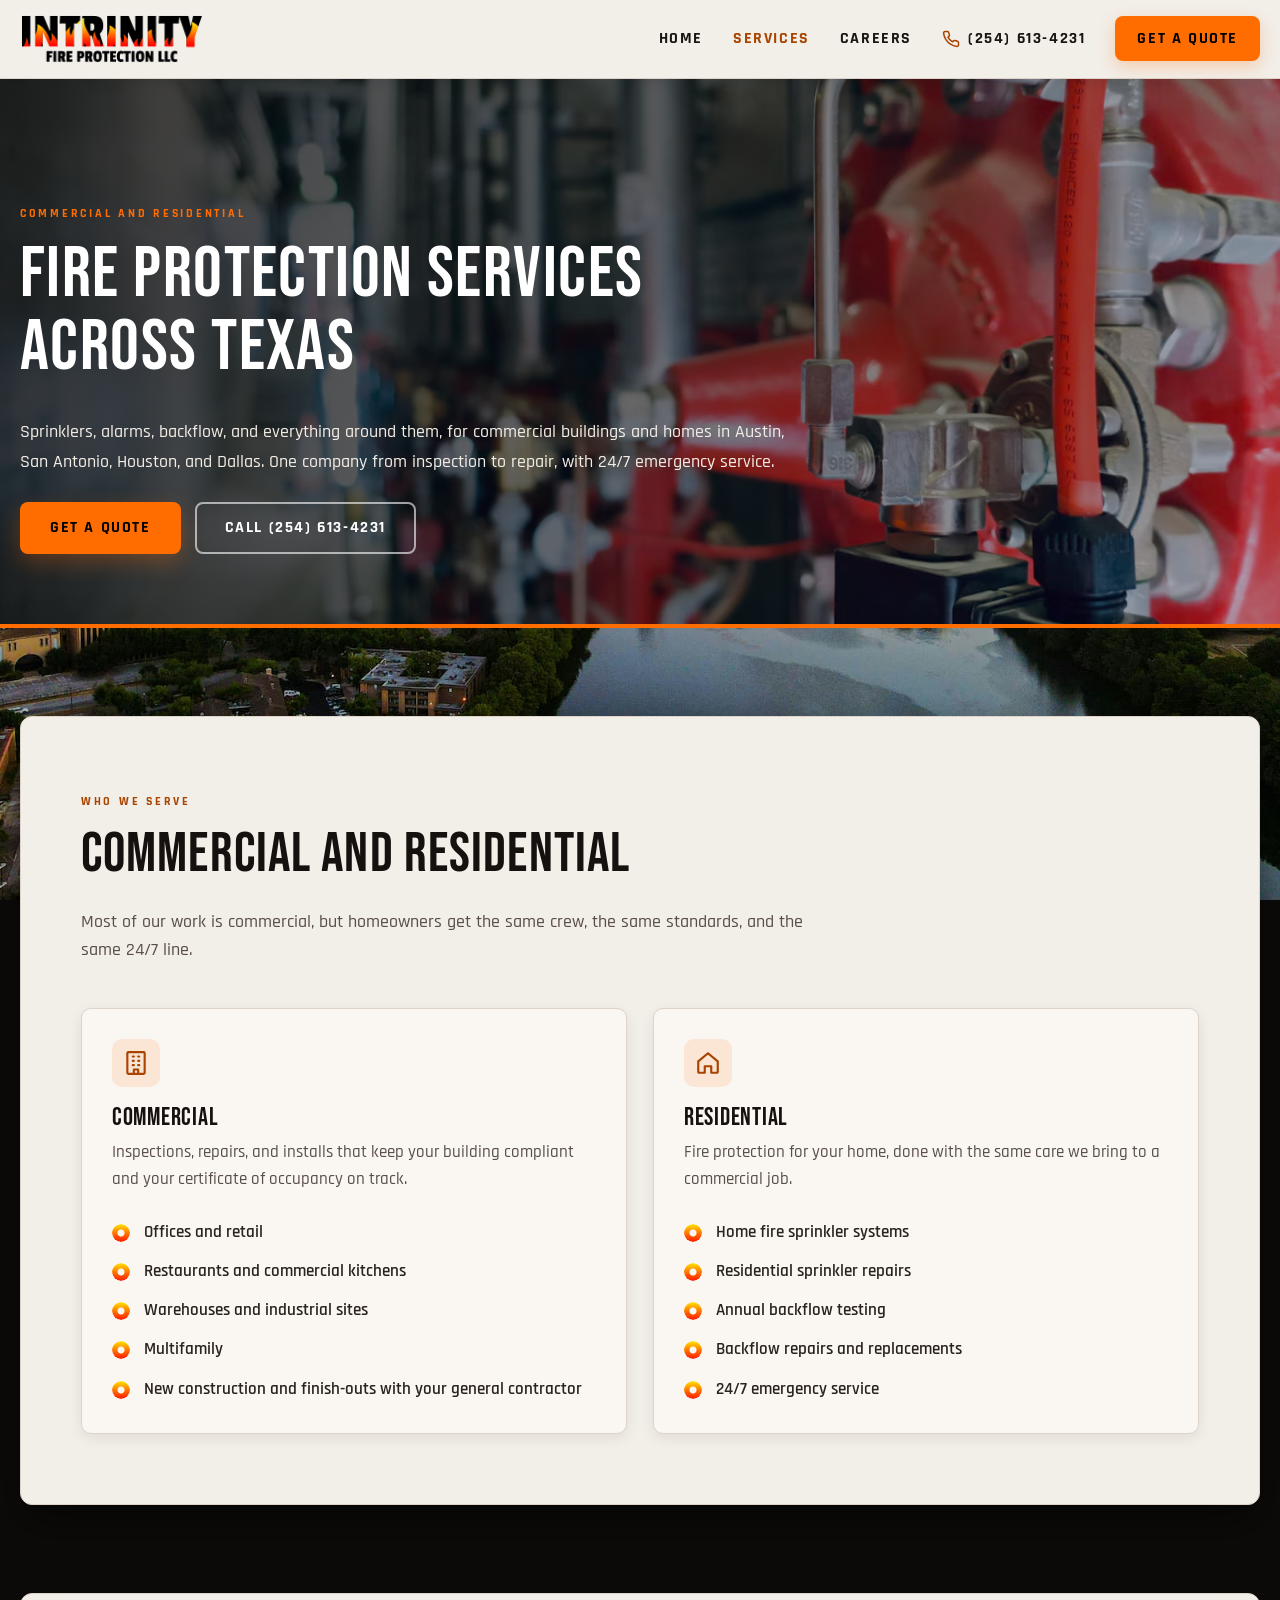
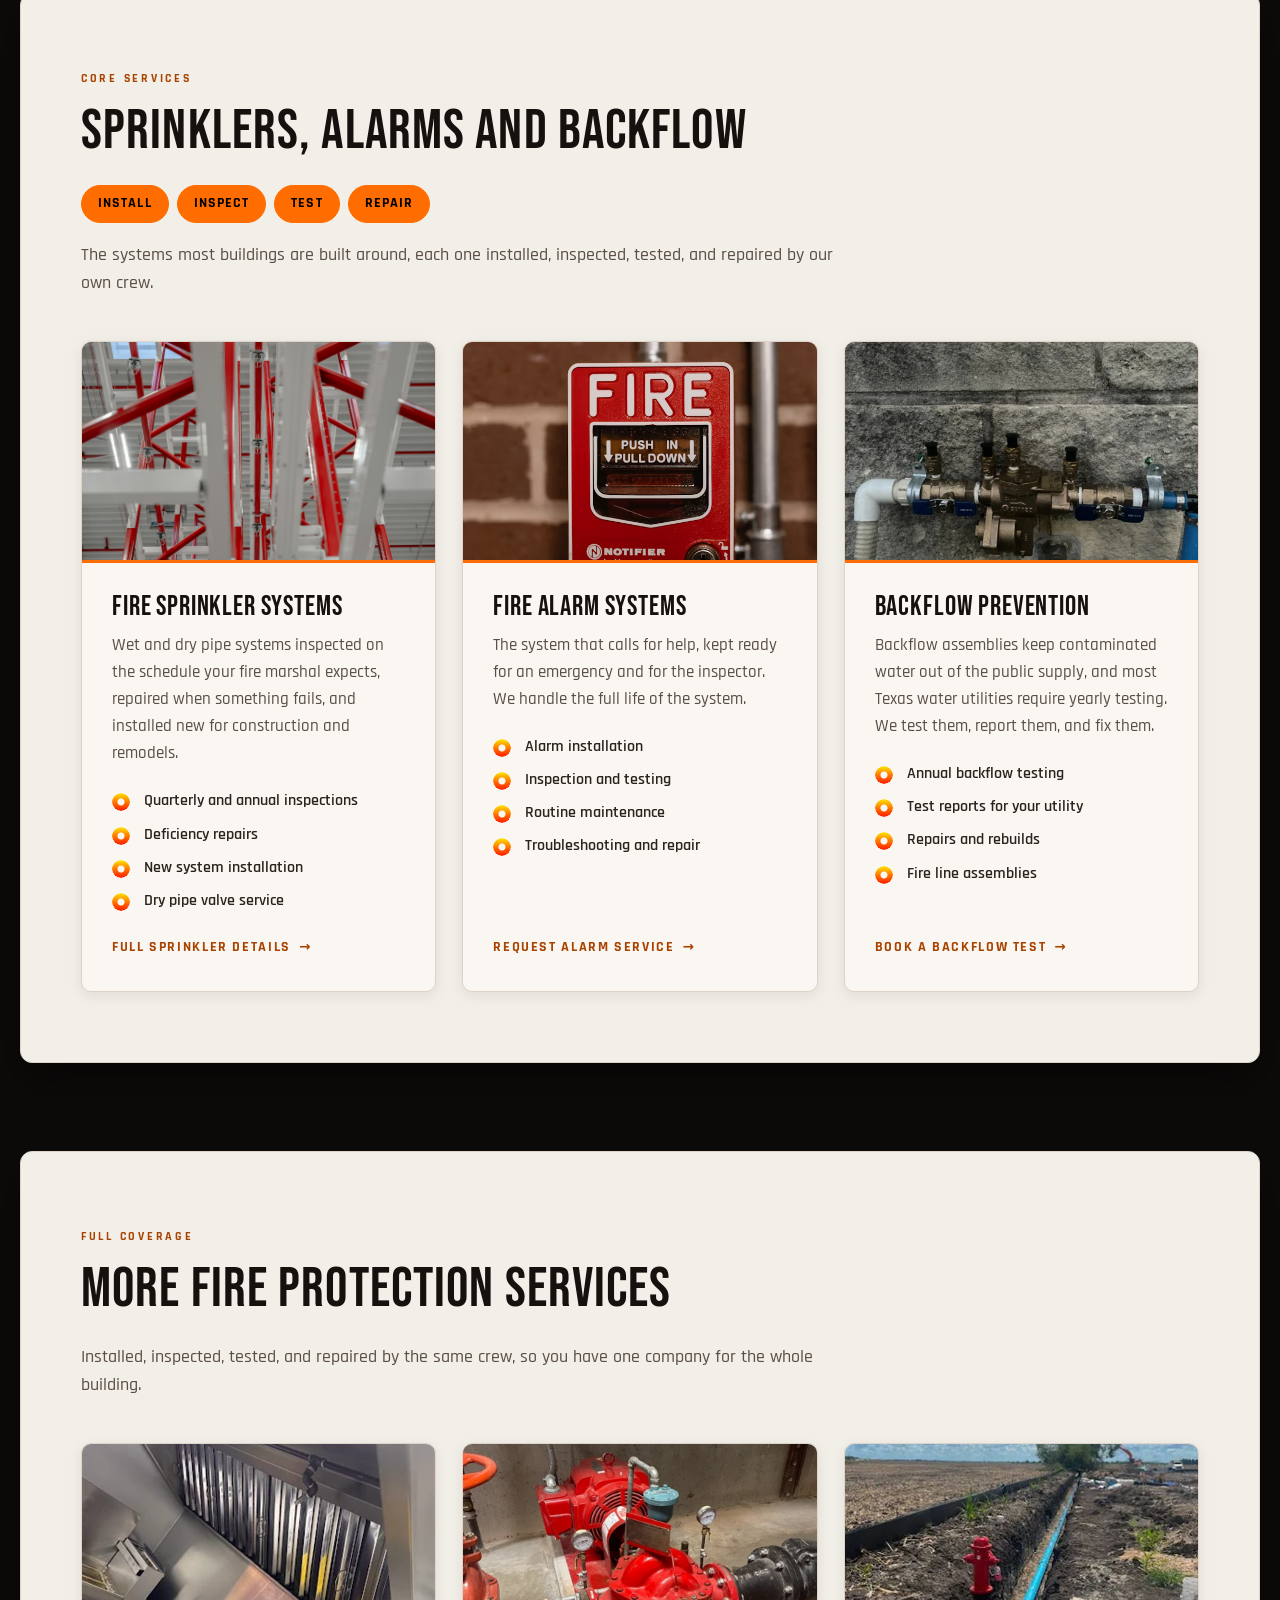
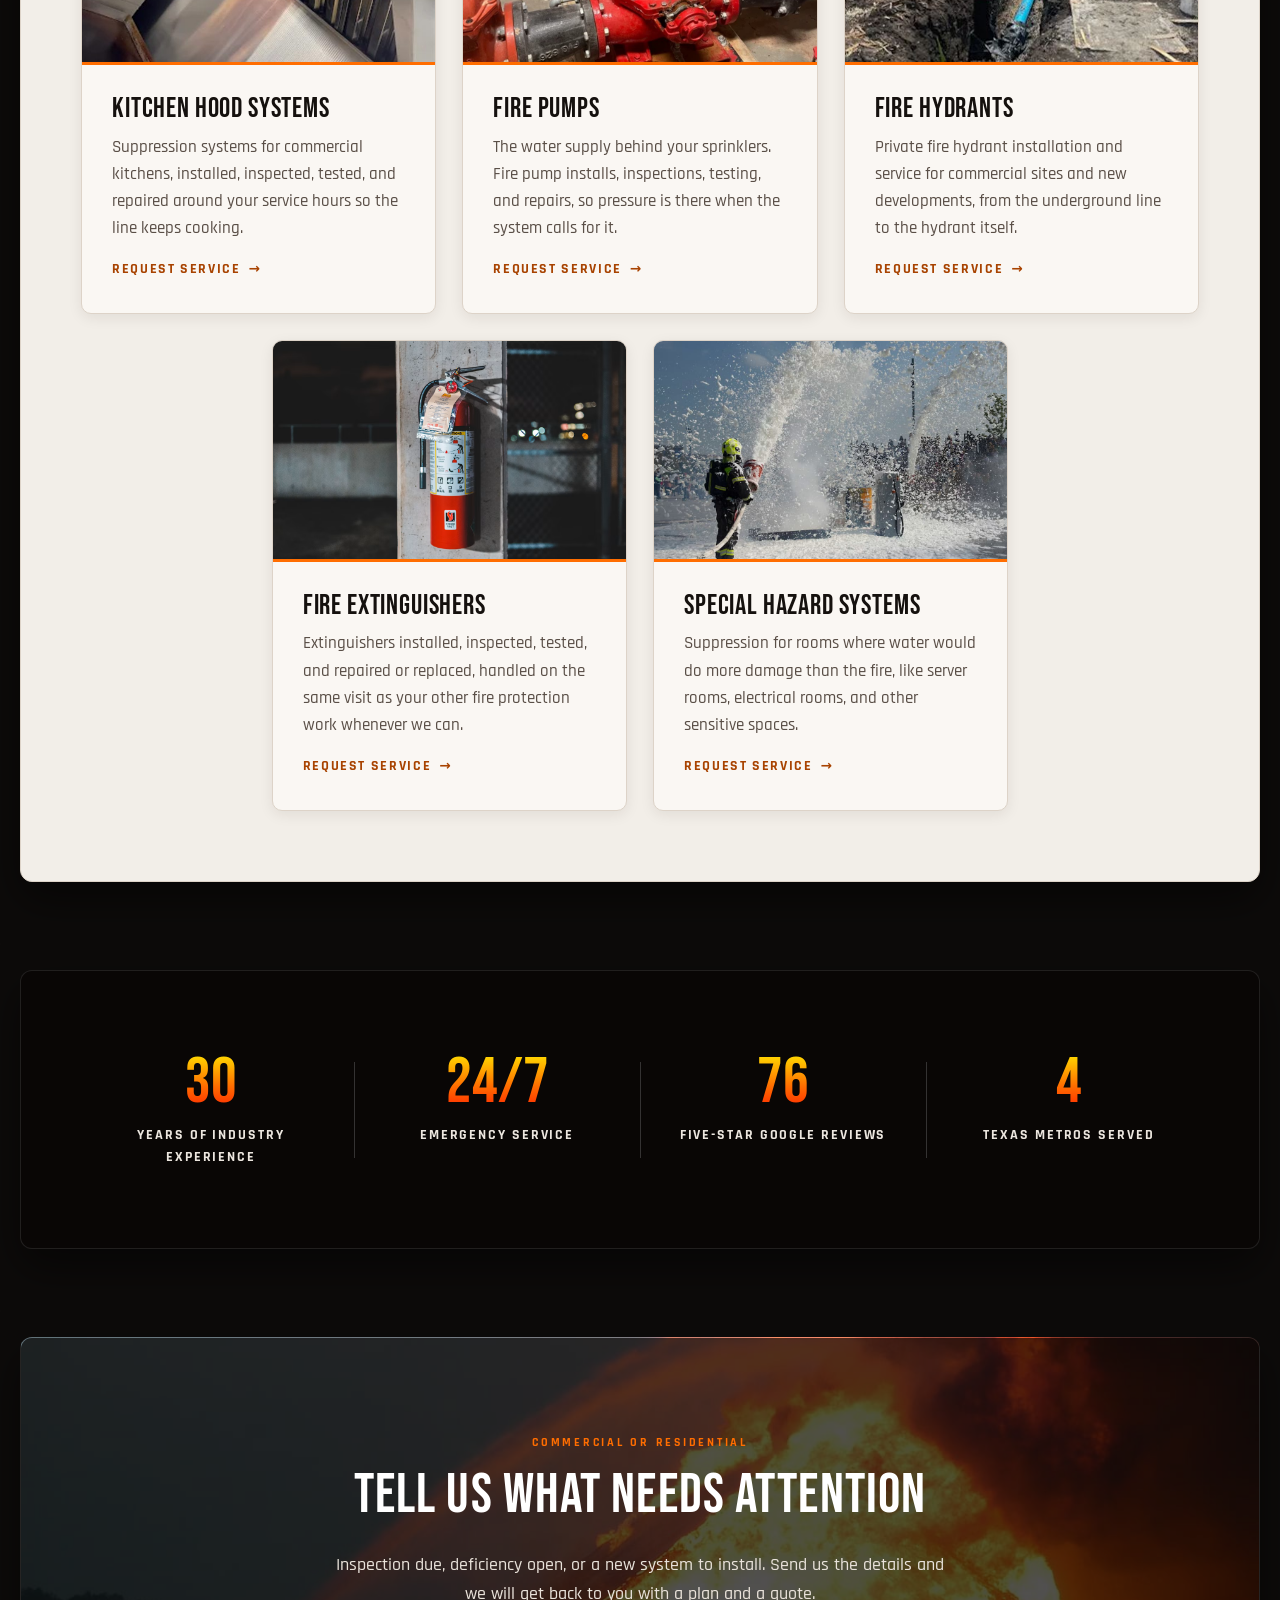
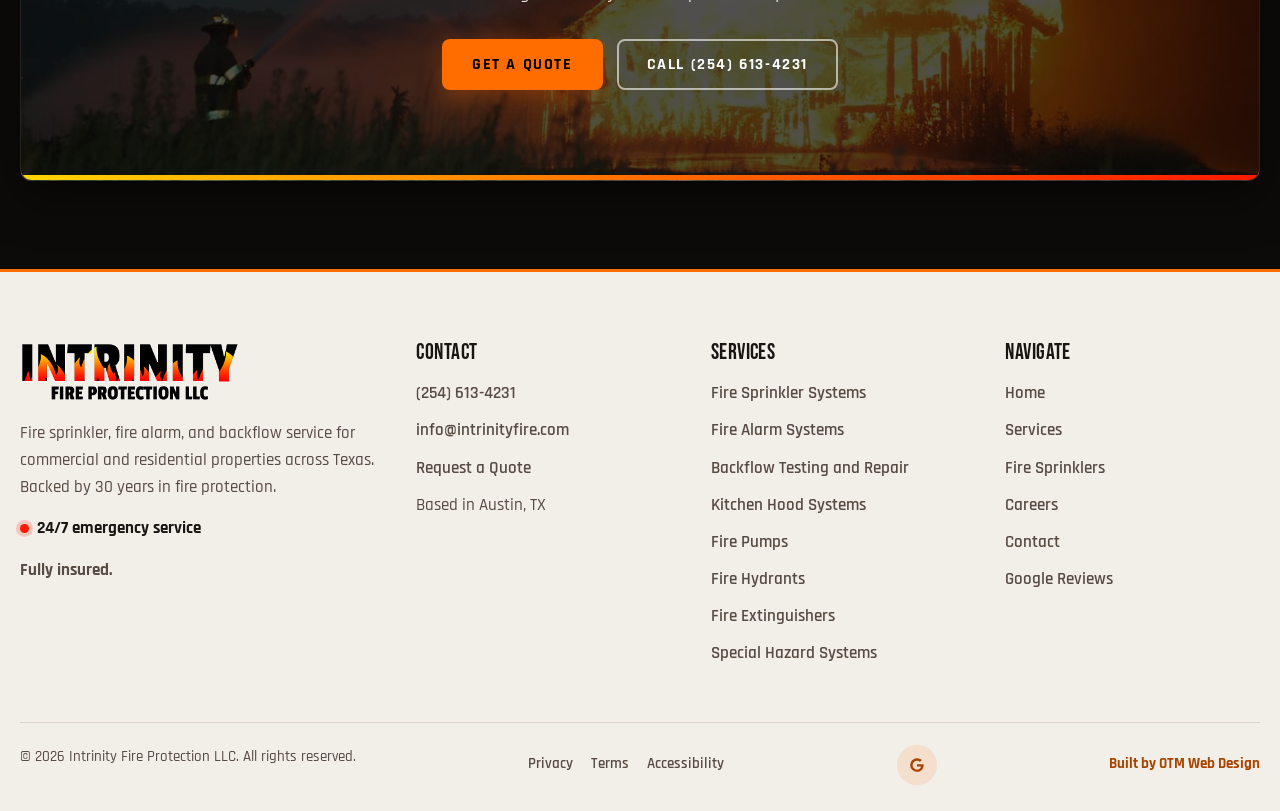
<file: services.html>
<!DOCTYPE html>
<html lang="en">
<head>
<meta charset="UTF-8">
<meta name="viewport" content="width=device-width, initial-scale=1.0">
<title>Fire Protection Services | Austin, San Antonio, TX</title>
<meta name="description" content="Fire sprinkler, fire alarm, backflow, fire pump, hydrant, kitchen hood, and extinguisher services for commercial and residential properties across Texas.">
<link rel="canonical" href="https://intrinityfire.com/services">
<link rel="icon" type="image/png" href="assets/favicon.png">
<link rel="apple-touch-icon" href="assets/favicon.png">

<meta property="og:type" content="website">
<meta property="og:site_name" content="Intrinity Fire Protection">
<meta property="og:title" content="Fire Protection Services | Austin, San Antonio, TX">
<meta property="og:description" content="Fire sprinkler, fire alarm, backflow, fire pump, hydrant, kitchen hood, and extinguisher services for commercial and residential properties across Texas.">
<meta property="og:url" content="https://intrinityfire.com/services">
<meta property="og:image" content="https://intrinityfire.com/assets/og-image.jpg">
<meta property="og:image:width" content="1200">
<meta property="og:image:height" content="630">
<meta property="og:image:alt" content="Intrinity Fire Protection LLC">
<meta name="twitter:card" content="summary_large_image">
<meta name="twitter:title" content="Fire Protection Services | Austin, San Antonio, TX">
<meta name="twitter:description" content="Fire sprinkler, fire alarm, backflow, fire pump, hydrant, kitchen hood, and extinguisher services for commercial and residential properties across Texas.">
<meta name="twitter:image" content="https://intrinityfire.com/assets/og-image.jpg">

<link rel="preconnect" href="https://fonts.googleapis.com">
<link rel="preconnect" href="https://fonts.gstatic.com" crossorigin>
<link href="https://fonts.googleapis.com/css2?family=Bebas+Neue&family=Rajdhani:wght@400;500;600;700&display=swap" rel="stylesheet">
<link rel="preload" as="image" href="assets/hero-services.jpg" fetchpriority="high">
<link rel="stylesheet" href="styles.css">
<noscript><style>.reveal{opacity:1;transform:none}</style></noscript>

<script type="application/ld+json">
{
  "@context": "https://schema.org",
  "@type": "OfferCatalog",
  "name": "Fire protection services from Intrinity Fire Protection",
  "url": "https://intrinityfire.com/services",
  "itemListElement": [
    { "@type": "Offer", "itemOffered": { "@type": "Service", "name": "Fire sprinkler installation, inspection, and repair", "serviceType": "Fire sprinkler systems", "provider": { "@id": "https://intrinityfire.com/#business" } } },
    { "@type": "Offer", "itemOffered": { "@type": "Service", "name": "Fire alarm installation, inspection, testing, maintenance, and repair", "serviceType": "Fire alarm systems", "provider": { "@id": "https://intrinityfire.com/#business" } } },
    { "@type": "Offer", "itemOffered": { "@type": "Service", "name": "Backflow testing and repair", "serviceType": "Backflow prevention", "provider": { "@id": "https://intrinityfire.com/#business" } } },
    { "@type": "Offer", "itemOffered": { "@type": "Service", "name": "Kitchen hood suppression installation, inspection, testing, and repair", "serviceType": "Kitchen hood fire suppression", "provider": { "@id": "https://intrinityfire.com/#business" } } },
    { "@type": "Offer", "itemOffered": { "@type": "Service", "name": "Fire pump installation, inspection, testing, and repair", "serviceType": "Fire pumps", "provider": { "@id": "https://intrinityfire.com/#business" } } },
    { "@type": "Offer", "itemOffered": { "@type": "Service", "name": "Fire hydrant installation, inspection, testing, and repair", "serviceType": "Fire hydrants", "provider": { "@id": "https://intrinityfire.com/#business" } } },
    { "@type": "Offer", "itemOffered": { "@type": "Service", "name": "Fire extinguisher installation, inspection, testing, and repair", "serviceType": "Fire extinguishers", "provider": { "@id": "https://intrinityfire.com/#business" } } },
    { "@type": "Offer", "itemOffered": { "@type": "Service", "name": "Special hazard suppression system installation, inspection, testing, and repair", "serviceType": "Special hazard fire suppression", "provider": { "@id": "https://intrinityfire.com/#business" } } }
  ]
}
</script>
</head>
<body data-page="services">
<a class="skip-link" href="#main">Skip to main content</a>
<nav class="site-nav" aria-label="Primary">
  <div class="nav-inner">
    <a class="nav-logo" href="index.html" aria-label="Intrinity Fire Protection, home">
      <img src="assets/logo.png" alt="Intrinity Fire Protection LLC" width="744" height="202">
    </a>
    <button class="nav-toggle" type="button" aria-expanded="false" aria-controls="nav-links" aria-label="Open menu">
      <span></span><span></span><span></span>
    </button>
    <ul class="nav-links" id="nav-links">
      <li><a href="index.html" data-nav="home">Home</a></li>
      <li><a href="services.html" data-nav="services fire-sprinklers">Services</a></li>
      <li><a href="careers.html" data-nav="careers">Careers</a></li>
      <li><a class="nav-phone" href="tel:+12546134231" aria-label="Call (254) 613-4231"><svg viewBox="0 0 24 24" fill="none" stroke="currentColor" stroke-width="2" stroke-linecap="round" stroke-linejoin="round" aria-hidden="true"><path d="M22 16.9v3a2 2 0 0 1-2.2 2 19.8 19.8 0 0 1-8.6-3.1 19.5 19.5 0 0 1-6-6A19.8 19.8 0 0 1 2.1 4.2 2 2 0 0 1 4.1 2h3a2 2 0 0 1 2 1.7c.1.9.4 1.8.7 2.7a2 2 0 0 1-.5 2.1L8 9.8a16 16 0 0 0 6 6l1.3-1.3a2 2 0 0 1 2.1-.4c.9.3 1.8.6 2.7.7a2 2 0 0 1 1.7 2z"/></svg><span class="nav-phone-num">(254) 613-4231</span></a></li>
      <li><a class="nav-cta" href="contact.html">Get a Quote</a></li>
    </ul>
  </div>
</nav>
<main id="main">

  <section class="page-hero page-hero--services" aria-labelledby="page-title">
    <div class="hero-inner">
      <div class="hero-content">
        <span class="eyebrow">Commercial and residential</span>
        <h1 id="page-title">Fire Protection Services Across Texas</h1>
        <p class="lead">Sprinklers, alarms, backflow, and everything around them, for commercial buildings and homes in Austin, San Antonio, Houston, and Dallas. One company from inspection to repair, with 24/7 emergency service.</p>
        <div class="hero-actions">
          <a class="btn btn-primary" href="contact.html">Get a Quote</a>
          <a class="btn btn-ghost" href="tel:+12546134231">Call (254) 613-4231</a>
        </div>
      </div>
    </div>
  </section>

  <!-- Commercial and residential -->
  <section class="section" aria-labelledby="who-title">
    <div class="container reveal">
      <div class="section-head">
        <span class="eyebrow">Who we serve</span>
        <h2 id="who-title">Commercial and Residential</h2>
        <p>Most of our work is commercial, but homeowners get the same crew, the same standards, and the same 24/7 line.</p>
      </div>
      <div class="grid grid-2">
        <div class="card tile">
          <div class="tile-icon"><svg viewBox="0 0 24 24" fill="none" stroke="currentColor" stroke-width="2" stroke-linecap="round" stroke-linejoin="round" aria-hidden="true"><rect x="4" y="2" width="16" height="20" rx="1"/><path d="M9 6h1M14 6h1M9 10h1M14 10h1M9 14h1M14 14h1M10 22v-4h4v4"/></svg></div>
          <h3>Commercial</h3>
          <p>Inspections, repairs, and installs that keep your building compliant and your certificate of occupancy on track.</p>
          <ul class="check-list">
            <li>Offices and retail</li>
            <li>Restaurants and commercial kitchens</li>
            <li>Warehouses and industrial sites</li>
            <li>Multifamily</li>
            <li>New construction and finish-outs with your general contractor</li>
          </ul>
        </div>
        <div class="card tile">
          <div class="tile-icon"><svg viewBox="0 0 24 24" fill="none" stroke="currentColor" stroke-width="2" stroke-linecap="round" stroke-linejoin="round" aria-hidden="true"><path d="M3 10.5 12 3l9 7.5V20a1 1 0 0 1-1 1h-5v-6H9v6H4a1 1 0 0 1-1-1z"/></svg></div>
          <h3>Residential</h3>
          <p>Fire protection for your home, done with the same care we bring to a commercial job.</p>
          <ul class="check-list">
            <li>Home fire sprinkler systems</li>
            <li>Residential sprinkler repairs</li>
            <li>Annual backflow testing</li>
            <li>Backflow repairs and replacements</li>
            <li>24/7 emergency service</li>
          </ul>
        </div>
      </div>
    </div>
  </section>

  <!-- Core services -->
  <section class="section" aria-labelledby="core-title">
    <div class="container reveal">
      <div class="section-head">
        <span class="eyebrow">Core services</span>
        <h2 id="core-title">Sprinklers, Alarms and Backflow</h2>
        <ul class="card-tags section-tags" aria-label="What we do for every system"><li>Install</li><li>Inspect</li><li>Test</li><li>Repair</li></ul>
        <p>The systems most buildings are built around, each one installed, inspected, tested, and repaired by our own crew.</p>
      </div>
      <div class="grid grid-3 is-three">
        <article class="card" id="fire-sprinklers">
          <img class="card-img" src="assets/service-fire-sprinklers.jpg" alt="Dry pipe sprinkler valve with pressure gauges and control valve on a commercial riser" width="960" height="600" loading="lazy" decoding="async">
          <div class="card-body">
            <h3>Fire Sprinkler Systems</h3>
            <p>Wet and dry pipe systems inspected on the schedule your fire marshal expects, repaired when something fails, and installed new for construction and remodels.</p>
            <ul class="check-list">
              <li>Quarterly and annual inspections</li>
              <li>Deficiency repairs</li>
              <li>New system installation</li>
              <li>Dry pipe valve service</li>
            </ul>
            <a class="text-link" href="fire-sprinklers.html">Full sprinkler details</a>
          </div>
        </article>
        <article class="card" id="fire-alarms">
          <img class="card-img" src="assets/service-fire-alarms.jpg" alt="Fire alarm system service, placeholder image" width="960" height="600" loading="lazy" decoding="async">
          <div class="card-body">
            <h3>Fire Alarm Systems</h3>
            <p>The system that calls for help, kept ready for an emergency and for the inspector. We handle the full life of the system.</p>
            <ul class="check-list">
              <li>Alarm installation</li>
              <li>Inspection and testing</li>
              <li>Routine maintenance</li>
              <li>Troubleshooting and repair</li>
            </ul>
            <a class="text-link" href="contact.html">Request alarm service</a>
          </div>
        </article>
        <article class="card" id="backflow">
          <img class="card-img" src="assets/service-backflow.jpg" alt="Brass reduced pressure backflow assembly with test cocks mounted on a stone wall" width="960" height="600" loading="lazy" decoding="async">
          <div class="card-body">
            <h3>Backflow Prevention</h3>
            <p>Backflow assemblies keep contaminated water out of the public supply, and most Texas water utilities require yearly testing. We test them, report them, and fix them.</p>
            <ul class="check-list">
              <li>Annual backflow testing</li>
              <li>Test reports for your utility</li>
              <li>Repairs and rebuilds</li>
              <li>Fire line assemblies</li>
            </ul>
            <a class="text-link" href="contact.html">Book a backflow test</a>
          </div>
        </article>
      </div>
    </div>
  </section>

  <!-- Additional services -->
  <section class="section" aria-labelledby="more-title">
    <div class="container reveal">
      <div class="section-head">
        <span class="eyebrow">Full coverage</span>
        <h2 id="more-title">More Fire Protection Services</h2>
        <p>Installed, inspected, tested, and repaired by the same crew, so you have one company for the whole building.</p>
      </div>
      <div class="grid-center">
        <article class="card" id="kitchen-hoods">
          <img class="card-img" src="assets/service-kitchen-hoods.jpg" alt="Stainless commercial kitchen hood with grease filters over a cooking line" width="640" height="400" loading="lazy" decoding="async">
          <div class="card-body">
            <h3>Kitchen Hood Systems</h3>
            <p>Suppression systems for commercial kitchens, installed, inspected, tested, and repaired around your service hours so the line keeps cooking.</p>
            <a class="text-link" href="contact.html">Request service</a>
          </div>
        </article>
        <article class="card" id="fire-pumps">
          <img class="card-img" src="assets/service-fire-pumps.jpg" alt="Red split-case fire pump with flanged suction and discharge piping" width="960" height="600" loading="lazy" decoding="async">
          <div class="card-body">
            <h3>Fire Pumps</h3>
            <p>The water supply behind your sprinklers. Fire pump installs, inspections, testing, and repairs, so pressure is there when the system calls for it.</p>
            <a class="text-link" href="contact.html">Request service</a>
          </div>
        </article>
        <article class="card" id="fire-hydrants">
          <img class="card-img" src="assets/gallery-5.jpg" alt="New fire hydrant set on an underground water line in an open trench" width="480" height="600" loading="lazy" decoding="async">
          <div class="card-body">
            <h3>Fire Hydrants</h3>
            <p>Private fire hydrant installation and service for commercial sites and new developments, from the underground line to the hydrant itself.</p>
            <a class="text-link" href="contact.html">Request service</a>
          </div>
        </article>
        <article class="card" id="fire-extinguishers">
          <img class="card-img" src="assets/service-fire-extinguishers.jpg" alt="Fire extinguisher service, placeholder image" width="1170" height="780" loading="lazy" decoding="async">
          <div class="card-body">
            <h3>Fire Extinguishers</h3>
            <p>Extinguishers installed, inspected, tested, and repaired or replaced, handled on the same visit as your other fire protection work whenever we can.</p>
            <a class="text-link" href="contact.html">Request service</a>
          </div>
        </article>
        <article class="card" id="special-hazard">
          <img class="card-img" src="assets/service-special-hazard.jpg" alt="Firefighter discharging fire suppression foam during a live demonstration" width="960" height="600" loading="lazy" decoding="async">
          <div class="card-body">
            <h3>Special Hazard Systems</h3>
            <p>Suppression for rooms where water would do more damage than the fire, like server rooms, electrical rooms, and other sensitive spaces.</p>
            <a class="text-link" href="contact.html">Request service</a>
          </div>
        </article>
      </div>
    </div>
  </section>

  <!-- Stats -->
  <section class="section" aria-label="Why Intrinity">
    <div class="container is-strong reveal">
      <div class="stats">
        <div class="stat"><span class="stat-num">30</span><span class="stat-label">Years of industry experience</span></div>
        <div class="stat"><span class="stat-num">24/7</span><span class="stat-label">Emergency service</span></div>
        <div class="stat"><span class="stat-num">76</span><span class="stat-label">Five-star Google reviews</span></div>
        <div class="stat"><span class="stat-num">4</span><span class="stat-label">Texas metros served</span></div>
      </div>
    </div>
  </section>

  <!-- CTA -->
  <section class="section" aria-labelledby="cta-title">
    <div class="container cta-wrap reveal">
      <div class="cta-card">
        <span class="eyebrow">Commercial or residential</span>
        <h2 id="cta-title">Tell Us What Needs Attention</h2>
        <p>Inspection due, deficiency open, or a new system to install. Send us the details and we will get back to you with a plan and a quote.</p>
        <div class="hero-actions">
          <a class="btn btn-primary" href="contact.html">Get a Quote</a>
          <a class="btn btn-ghost" href="tel:+12546134231">Call (254) 613-4231</a>
        </div>
      </div>
    </div>
  </section>

</main>
<footer class="site-footer">
  <div class="container">
    <div class="footer-grid">
      <div class="footer-brand">
        <img src="assets/logo.png" alt="Intrinity Fire Protection LLC" width="744" height="202" loading="lazy" decoding="async">
        <p>Fire sprinkler, fire alarm, and backflow service for commercial and residential properties across Texas. Backed by 30 years in fire protection.</p>
        <p class="footer-24"><span class="dot" aria-hidden="true"></span>24/7 emergency service</p>
        <p><strong>Fully insured.</strong></p>
        <!-- LICENSE NUMBERS: pending from client -->
      </div>
      <div class="footer-col">
        <h2>Contact</h2>
        <ul>
          <li><a href="tel:+12546134231">(254) 613-4231</a></li>
          <li><a href="mailto:info@intrinityfire.com">info@intrinityfire.com</a></li>
          <li><a href="contact.html">Request a Quote</a></li>
          <li>Based in Austin, TX</li>
        </ul>
      </div>
      <div class="footer-col">
        <h2>Services</h2>
        <ul>
          <li><a href="services.html#fire-sprinklers">Fire Sprinkler Systems</a></li>
          <li><a href="services.html#fire-alarms">Fire Alarm Systems</a></li>
          <li><a href="services.html#backflow">Backflow Testing and Repair</a></li>
          <li><a href="services.html#kitchen-hoods">Kitchen Hood Systems</a></li>
          <li><a href="services.html#fire-pumps">Fire Pumps</a></li>
          <li><a href="services.html#fire-hydrants">Fire Hydrants</a></li>
          <li><a href="services.html#fire-extinguishers">Fire Extinguishers</a></li>
          <li><a href="services.html#special-hazard">Special Hazard Systems</a></li>
        </ul>
      </div>
      <div class="footer-col">
        <h2>Navigate</h2>
        <ul>
          <li><a href="index.html">Home</a></li>
          <li><a href="services.html">Services</a></li>
          <li><a href="fire-sprinklers.html">Fire Sprinklers</a></li>
          <li><a href="careers.html">Careers</a></li>
          <li><a href="contact.html">Contact</a></li>
          <li><a href="https://www.google.com/search?q=Intrinity+Fire+Protection" target="_blank" rel="noopener">Google Reviews</a></li>
        </ul>
      </div>
    </div>
    <div class="footer-bottom">
      <p>&copy; 2026 Intrinity Fire Protection LLC. All rights reserved.</p>
      <ul class="footer-legal">
        <li><a href="privacy.html">Privacy</a></li>
        <li><a href="terms.html">Terms</a></li>
        <li><a href="accessibility.html">Accessibility</a></li>
      </ul>
      <div class="social">
        <!-- GBP: swap the search URL for the Business Profile share link from Orion -->
        <a href="https://www.google.com/search?q=Intrinity+Fire+Protection" target="_blank" rel="noopener" aria-label="Intrinity Fire Protection on Google"><svg viewBox="0 0 24 24" fill="currentColor" aria-hidden="true"><path d="M21.35 11.1H12v2.98h5.35c-.23 1.4-1.7 4.1-5.35 4.1a5.9 5.9 0 0 1 0-11.8c1.84 0 3.07.78 3.78 1.46l2.58-2.48C16.7 3.83 14.6 2.9 12 2.9a9.1 9.1 0 1 0 0 18.2c5.25 0 8.73-3.69 8.73-8.89 0-.6-.07-1.05-.15-1.5z"/></svg></a>
      </div>
      <a class="otm-credit" href="https://otm-designs.com" target="_blank" rel="noopener">Built by OTM Web Design</a>
    </div>
  </div>
</footer>
<script src="script.js" defer></script>
</body>
</html>
</file>
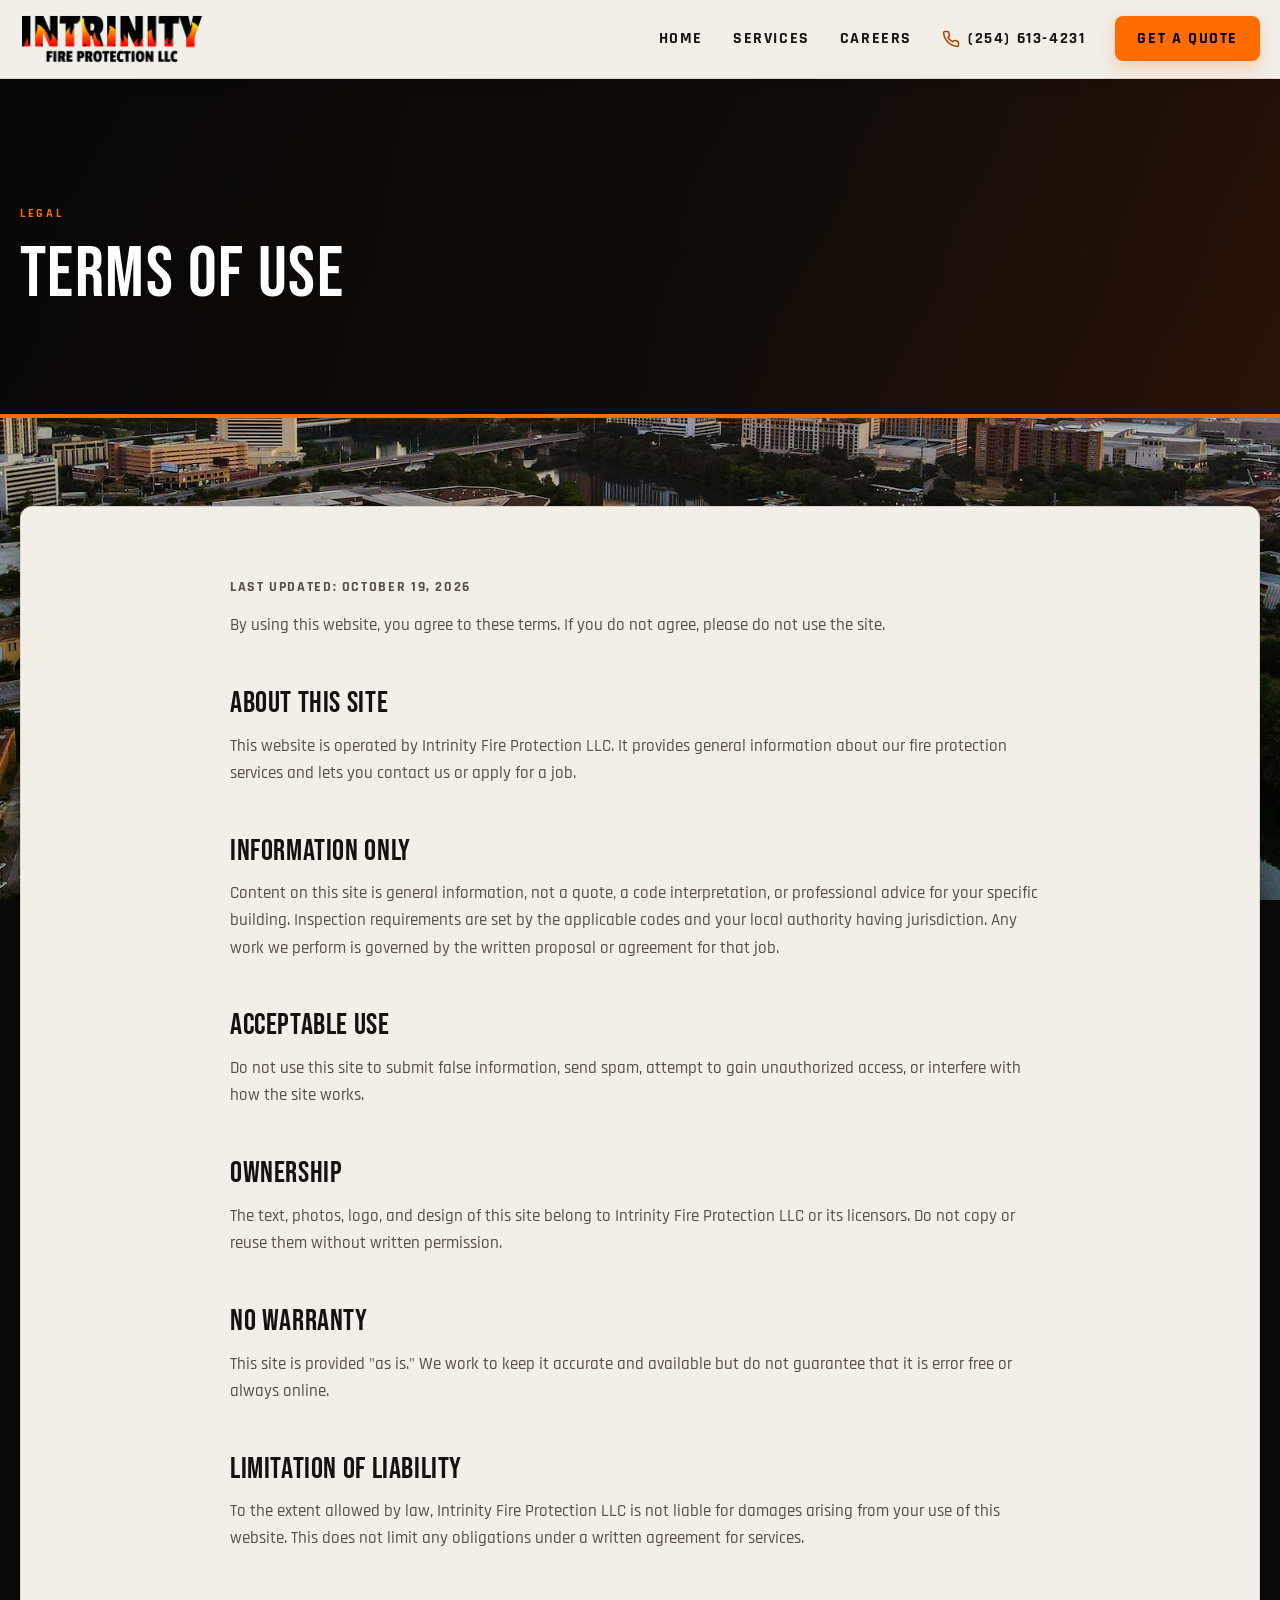
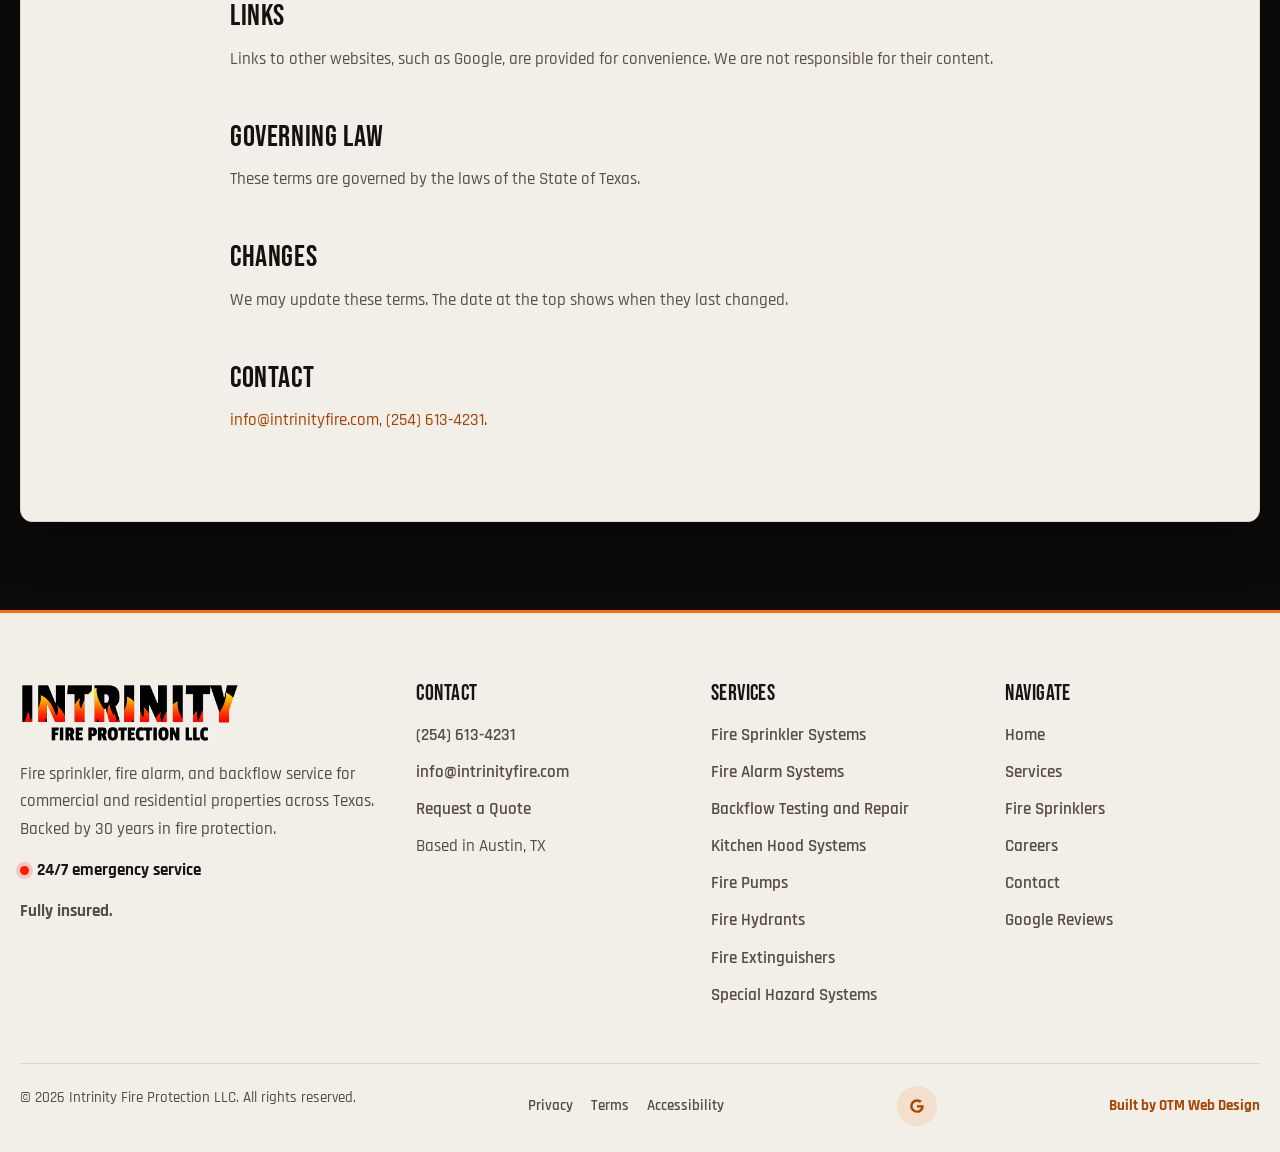
<file: terms.html>
<!DOCTYPE html>
<html lang="en">
<head>
<meta charset="UTF-8">
<meta name="viewport" content="width=device-width, initial-scale=1.0">
<title>Terms of Use | Intrinity Fire Protection</title>
<meta name="description" content="Terms governing use of the Intrinity Fire Protection website.">
<meta name="robots" content="noindex">
<link rel="canonical" href="https://intrinityfire.com/terms">
<link rel="icon" type="image/png" href="assets/favicon.png">
<link rel="apple-touch-icon" href="assets/favicon.png">
<meta property="og:type" content="website">
<meta property="og:site_name" content="Intrinity Fire Protection">
<meta property="og:title" content="Terms of Use | Intrinity Fire Protection">
<meta property="og:description" content="Terms governing use of the Intrinity Fire Protection website.">
<meta property="og:url" content="https://intrinityfire.com/terms">
<meta property="og:image" content="https://intrinityfire.com/assets/og-image.jpg">
<meta property="og:image:width" content="1200">
<meta property="og:image:height" content="630">
<meta property="og:image:alt" content="Intrinity Fire Protection LLC">
<meta name="twitter:card" content="summary_large_image">
<meta name="twitter:title" content="Terms of Use | Intrinity Fire Protection">
<meta name="twitter:description" content="Terms governing use of the Intrinity Fire Protection website.">
<meta name="twitter:image" content="https://intrinityfire.com/assets/og-image.jpg">
<link rel="preconnect" href="https://fonts.googleapis.com">
<link rel="preconnect" href="https://fonts.gstatic.com" crossorigin>
<link href="https://fonts.googleapis.com/css2?family=Bebas+Neue&family=Rajdhani:wght@400;500;600;700&display=swap" rel="stylesheet">
<link rel="stylesheet" href="styles.css">
<noscript><style>.reveal{opacity:1;transform:none}</style></noscript>
</head>
<body data-page="legal">
<a class="skip-link" href="#main">Skip to main content</a>
<nav class="site-nav" aria-label="Primary">
  <div class="nav-inner">
    <a class="nav-logo" href="index.html" aria-label="Intrinity Fire Protection, home">
      <img src="assets/logo.png" alt="Intrinity Fire Protection LLC" width="744" height="202">
    </a>
    <button class="nav-toggle" type="button" aria-expanded="false" aria-controls="nav-links" aria-label="Open menu">
      <span></span><span></span><span></span>
    </button>
    <ul class="nav-links" id="nav-links">
      <li><a href="index.html" data-nav="home">Home</a></li>
      <li><a href="services.html" data-nav="services fire-sprinklers">Services</a></li>
      <li><a href="careers.html" data-nav="careers">Careers</a></li>
      <li><a class="nav-phone" href="tel:+12546134231" aria-label="Call (254) 613-4231"><svg viewBox="0 0 24 24" fill="none" stroke="currentColor" stroke-width="2" stroke-linecap="round" stroke-linejoin="round" aria-hidden="true"><path d="M22 16.9v3a2 2 0 0 1-2.2 2 19.8 19.8 0 0 1-8.6-3.1 19.5 19.5 0 0 1-6-6A19.8 19.8 0 0 1 2.1 4.2 2 2 0 0 1 4.1 2h3a2 2 0 0 1 2 1.7c.1.9.4 1.8.7 2.7a2 2 0 0 1-.5 2.1L8 9.8a16 16 0 0 0 6 6l1.3-1.3a2 2 0 0 1 2.1-.4c.9.3 1.8.6 2.7.7a2 2 0 0 1 1.7 2z"/></svg><span class="nav-phone-num">(254) 613-4231</span></a></li>
      <li><a class="nav-cta" href="contact.html">Get a Quote</a></li>
    </ul>
  </div>
</nav>
<main id="main">
  <section class="page-hero page-hero--plain" aria-labelledby="page-title">
    <div class="hero-inner"><div class="hero-content">
      <span class="eyebrow">Legal</span>
      <h1 id="page-title">Terms of Use</h1>
    </div></div>
  </section>
  <section class="section">
    <div class="container">
      <div class="legal-body">
        <p class="legal-updated">Last updated: October 19, 2026</p>
        <p>By using this website, you agree to these terms. If you do not agree, please do not use the site.</p>
        <h2>About This Site</h2>
        <p>This website is operated by Intrinity Fire Protection LLC. It provides general information about our fire protection services and lets you contact us or apply for a job.</p>
        <h2>Information Only</h2>
        <p>Content on this site is general information, not a quote, a code interpretation, or professional advice for your specific building. Inspection requirements are set by the applicable codes and your local authority having jurisdiction. Any work we perform is governed by the written proposal or agreement for that job.</p>
        <h2>Acceptable Use</h2>
        <p>Do not use this site to submit false information, send spam, attempt to gain unauthorized access, or interfere with how the site works.</p>
        <h2>Ownership</h2>
        <p>The text, photos, logo, and design of this site belong to Intrinity Fire Protection LLC or its licensors. Do not copy or reuse them without written permission.</p>
        <h2>No Warranty</h2>
        <p>This site is provided "as is." We work to keep it accurate and available but do not guarantee that it is error free or always online.</p>
        <h2>Limitation of Liability</h2>
        <p>To the extent allowed by law, Intrinity Fire Protection LLC is not liable for damages arising from your use of this website. This does not limit any obligations under a written agreement for services.</p>
        <h2>Links</h2>
        <p>Links to other websites, such as Google, are provided for convenience. We are not responsible for their content.</p>
        <h2>Governing Law</h2>
        <p>These terms are governed by the laws of the State of Texas.</p>
        <h2>Changes</h2>
        <p>We may update these terms. The date at the top shows when they last changed.</p>
        <h2>Contact</h2>
        <p><a href="mailto:info@intrinityfire.com">info@intrinityfire.com</a>, <a href="tel:+12546134231">(254) 613-4231</a>.</p>
      </div>
    </div>
  </section>
</main>
<footer class="site-footer">
  <div class="container">
    <div class="footer-grid">
      <div class="footer-brand">
        <img src="assets/logo.png" alt="Intrinity Fire Protection LLC" width="744" height="202" loading="lazy" decoding="async">
        <p>Fire sprinkler, fire alarm, and backflow service for commercial and residential properties across Texas. Backed by 30 years in fire protection.</p>
        <p class="footer-24"><span class="dot" aria-hidden="true"></span>24/7 emergency service</p>
        <p><strong>Fully insured.</strong></p>
        <!-- LICENSE NUMBERS: pending from client -->
      </div>
      <div class="footer-col">
        <h2>Contact</h2>
        <ul>
          <li><a href="tel:+12546134231">(254) 613-4231</a></li>
          <li><a href="mailto:info@intrinityfire.com">info@intrinityfire.com</a></li>
          <li><a href="contact.html">Request a Quote</a></li>
          <li>Based in Austin, TX</li>
        </ul>
      </div>
      <div class="footer-col">
        <h2>Services</h2>
        <ul>
          <li><a href="services.html#fire-sprinklers">Fire Sprinkler Systems</a></li>
          <li><a href="services.html#fire-alarms">Fire Alarm Systems</a></li>
          <li><a href="services.html#backflow">Backflow Testing and Repair</a></li>
          <li><a href="services.html#kitchen-hoods">Kitchen Hood Systems</a></li>
          <li><a href="services.html#fire-pumps">Fire Pumps</a></li>
          <li><a href="services.html#fire-hydrants">Fire Hydrants</a></li>
          <li><a href="services.html#fire-extinguishers">Fire Extinguishers</a></li>
          <li><a href="services.html#special-hazard">Special Hazard Systems</a></li>
        </ul>
      </div>
      <div class="footer-col">
        <h2>Navigate</h2>
        <ul>
          <li><a href="index.html">Home</a></li>
          <li><a href="services.html">Services</a></li>
          <li><a href="fire-sprinklers.html">Fire Sprinklers</a></li>
          <li><a href="careers.html">Careers</a></li>
          <li><a href="contact.html">Contact</a></li>
          <li><a href="https://www.google.com/search?q=Intrinity+Fire+Protection" target="_blank" rel="noopener">Google Reviews</a></li>
        </ul>
      </div>
    </div>
    <div class="footer-bottom">
      <p>&copy; 2026 Intrinity Fire Protection LLC. All rights reserved.</p>
      <ul class="footer-legal">
        <li><a href="privacy.html">Privacy</a></li>
        <li><a href="terms.html">Terms</a></li>
        <li><a href="accessibility.html">Accessibility</a></li>
      </ul>
      <div class="social">
        <!-- GBP: swap the search URL for the Business Profile share link from Orion -->
        <a href="https://www.google.com/search?q=Intrinity+Fire+Protection" target="_blank" rel="noopener" aria-label="Intrinity Fire Protection on Google"><svg viewBox="0 0 24 24" fill="currentColor" aria-hidden="true"><path d="M21.35 11.1H12v2.98h5.35c-.23 1.4-1.7 4.1-5.35 4.1a5.9 5.9 0 0 1 0-11.8c1.84 0 3.07.78 3.78 1.46l2.58-2.48C16.7 3.83 14.6 2.9 12 2.9a9.1 9.1 0 1 0 0 18.2c5.25 0 8.73-3.69 8.73-8.89 0-.6-.07-1.05-.15-1.5z"/></svg></a>
      </div>
      <a class="otm-credit" href="https://otm-designs.com" target="_blank" rel="noopener">Built by OTM Web Design</a>
    </div>
  </div>
</footer>
<script src="script.js" defer></script>
</body>
</html>
</file>
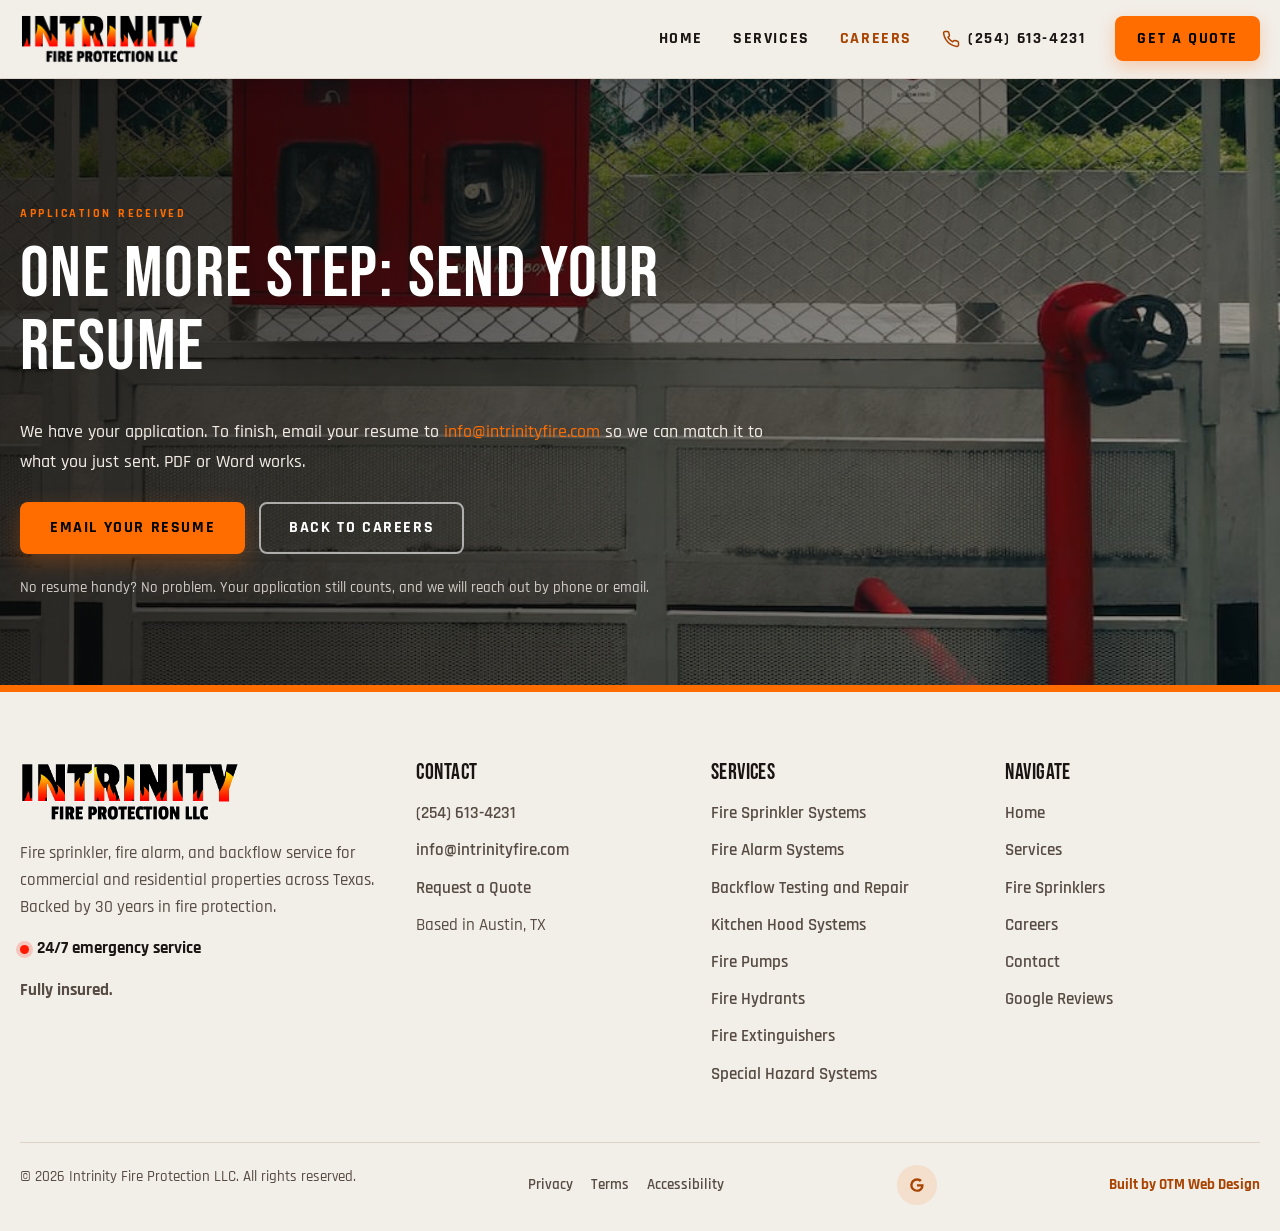
<file: thank-you-application.html>
<!DOCTYPE html>
<html lang="en">
<head>
<meta charset="UTF-8">
<meta name="viewport" content="width=device-width, initial-scale=1.0">
<title>Application Received | Intrinity Fire Protection</title>
<meta name="description" content="Your application to Intrinity Fire Protection was received. Email your resume to finish applying.">
<meta name="robots" content="noindex">
<link rel="canonical" href="https://intrinityfire.com/thank-you-application">
<link rel="icon" type="image/png" href="assets/favicon.png">
<link rel="apple-touch-icon" href="assets/favicon.png">
<meta property="og:type" content="website">
<meta property="og:site_name" content="Intrinity Fire Protection">
<meta property="og:title" content="Application Received | Intrinity Fire Protection">
<meta property="og:description" content="Your application to Intrinity Fire Protection was received. Email your resume to finish applying.">
<meta property="og:url" content="https://intrinityfire.com/thank-you-application">
<meta property="og:image" content="https://intrinityfire.com/assets/og-image.jpg">
<meta property="og:image:width" content="1200">
<meta property="og:image:height" content="630">
<meta property="og:image:alt" content="Intrinity Fire Protection LLC">
<meta name="twitter:card" content="summary_large_image">
<meta name="twitter:title" content="Application Received | Intrinity Fire Protection">
<meta name="twitter:description" content="Your application to Intrinity Fire Protection was received. Email your resume to finish applying.">
<meta name="twitter:image" content="https://intrinityfire.com/assets/og-image.jpg">
<link rel="preconnect" href="https://fonts.googleapis.com">
<link rel="preconnect" href="https://fonts.gstatic.com" crossorigin>
<link href="https://fonts.googleapis.com/css2?family=Bebas+Neue&family=Rajdhani:wght@400;500;600;700&display=swap" rel="stylesheet">
<link rel="stylesheet" href="styles.css">
<noscript><style>.reveal{opacity:1;transform:none}</style></noscript>
</head>
<body data-page="careers">
<a class="skip-link" href="#main">Skip to main content</a>
<nav class="site-nav" aria-label="Primary">
  <div class="nav-inner">
    <a class="nav-logo" href="index.html" aria-label="Intrinity Fire Protection, home">
      <img src="assets/logo.png" alt="Intrinity Fire Protection LLC" width="744" height="202">
    </a>
    <button class="nav-toggle" type="button" aria-expanded="false" aria-controls="nav-links" aria-label="Open menu">
      <span></span><span></span><span></span>
    </button>
    <ul class="nav-links" id="nav-links">
      <li><a href="index.html" data-nav="home">Home</a></li>
      <li><a href="services.html" data-nav="services fire-sprinklers">Services</a></li>
      <li><a href="careers.html" data-nav="careers">Careers</a></li>
      <li><a class="nav-phone" href="tel:+12546134231" aria-label="Call (254) 613-4231"><svg viewBox="0 0 24 24" fill="none" stroke="currentColor" stroke-width="2" stroke-linecap="round" stroke-linejoin="round" aria-hidden="true"><path d="M22 16.9v3a2 2 0 0 1-2.2 2 19.8 19.8 0 0 1-8.6-3.1 19.5 19.5 0 0 1-6-6A19.8 19.8 0 0 1 2.1 4.2 2 2 0 0 1 4.1 2h3a2 2 0 0 1 2 1.7c.1.9.4 1.8.7 2.7a2 2 0 0 1-.5 2.1L8 9.8a16 16 0 0 0 6 6l1.3-1.3a2 2 0 0 1 2.1-.4c.9.3 1.8.6 2.7.7a2 2 0 0 1 1.7 2z"/></svg><span class="nav-phone-num">(254) 613-4231</span></a></li>
      <li><a class="nav-cta" href="contact.html">Get a Quote</a></li>
    </ul>
  </div>
</nav>
<main id="main">
  <section class="page-hero page-hero--contact" aria-labelledby="page-title">
    <div class="hero-inner"><div class="hero-content">
      <span class="eyebrow">Application received</span>
      <h1 id="page-title">One More Step: Send Your Resume</h1>
      <p class="lead">We have your application. To finish, email your resume to <a href="mailto:info@intrinityfire.com?subject=Job%20application" data-resume-mailto>info@intrinityfire.com</a> so we can match it to what you just sent. PDF or Word works.</p>
      <div class="hero-actions">
        <a class="btn btn-primary" href="mailto:info@intrinityfire.com?subject=Job%20application" data-resume-mailto>Email Your Resume</a>
        <a class="btn btn-ghost" href="careers.html">Back to Careers</a>
      </div>
      <p class="hero-fine">No resume handy? No problem. Your application still counts, and we will reach out by phone or email.</p>
    </div></div>
  </section>
</main>
<footer class="site-footer">
  <div class="container">
    <div class="footer-grid">
      <div class="footer-brand">
        <img src="assets/logo.png" alt="Intrinity Fire Protection LLC" width="744" height="202" loading="lazy" decoding="async">
        <p>Fire sprinkler, fire alarm, and backflow service for commercial and residential properties across Texas. Backed by 30 years in fire protection.</p>
        <p class="footer-24"><span class="dot" aria-hidden="true"></span>24/7 emergency service</p>
        <p><strong>Fully insured.</strong></p>
        <!-- LICENSE NUMBERS: pending from client -->
      </div>
      <div class="footer-col">
        <h2>Contact</h2>
        <ul>
          <li><a href="tel:+12546134231">(254) 613-4231</a></li>
          <li><a href="mailto:info@intrinityfire.com">info@intrinityfire.com</a></li>
          <li><a href="contact.html">Request a Quote</a></li>
          <li>Based in Austin, TX</li>
        </ul>
      </div>
      <div class="footer-col">
        <h2>Services</h2>
        <ul>
          <li><a href="services.html#fire-sprinklers">Fire Sprinkler Systems</a></li>
          <li><a href="services.html#fire-alarms">Fire Alarm Systems</a></li>
          <li><a href="services.html#backflow">Backflow Testing and Repair</a></li>
          <li><a href="services.html#kitchen-hoods">Kitchen Hood Systems</a></li>
          <li><a href="services.html#fire-pumps">Fire Pumps</a></li>
          <li><a href="services.html#fire-hydrants">Fire Hydrants</a></li>
          <li><a href="services.html#fire-extinguishers">Fire Extinguishers</a></li>
          <li><a href="services.html#special-hazard">Special Hazard Systems</a></li>
        </ul>
      </div>
      <div class="footer-col">
        <h2>Navigate</h2>
        <ul>
          <li><a href="index.html">Home</a></li>
          <li><a href="services.html">Services</a></li>
          <li><a href="fire-sprinklers.html">Fire Sprinklers</a></li>
          <li><a href="careers.html">Careers</a></li>
          <li><a href="contact.html">Contact</a></li>
          <li><a href="https://www.google.com/search?q=Intrinity+Fire+Protection" target="_blank" rel="noopener">Google Reviews</a></li>
        </ul>
      </div>
    </div>
    <div class="footer-bottom">
      <p>&copy; 2026 Intrinity Fire Protection LLC. All rights reserved.</p>
      <ul class="footer-legal">
        <li><a href="privacy.html">Privacy</a></li>
        <li><a href="terms.html">Terms</a></li>
        <li><a href="accessibility.html">Accessibility</a></li>
      </ul>
      <div class="social">
        <!-- GBP: swap the search URL for the Business Profile share link from Orion -->
        <a href="https://www.google.com/search?q=Intrinity+Fire+Protection" target="_blank" rel="noopener" aria-label="Intrinity Fire Protection on Google"><svg viewBox="0 0 24 24" fill="currentColor" aria-hidden="true"><path d="M21.35 11.1H12v2.98h5.35c-.23 1.4-1.7 4.1-5.35 4.1a5.9 5.9 0 0 1 0-11.8c1.84 0 3.07.78 3.78 1.46l2.58-2.48C16.7 3.83 14.6 2.9 12 2.9a9.1 9.1 0 1 0 0 18.2c5.25 0 8.73-3.69 8.73-8.89 0-.6-.07-1.05-.15-1.5z"/></svg></a>
      </div>
      <a class="otm-credit" href="https://otm-designs.com" target="_blank" rel="noopener">Built by OTM Web Design</a>
    </div>
  </div>
</footer>
<script src="script.js" defer></script>
</body>
</html>
</file>
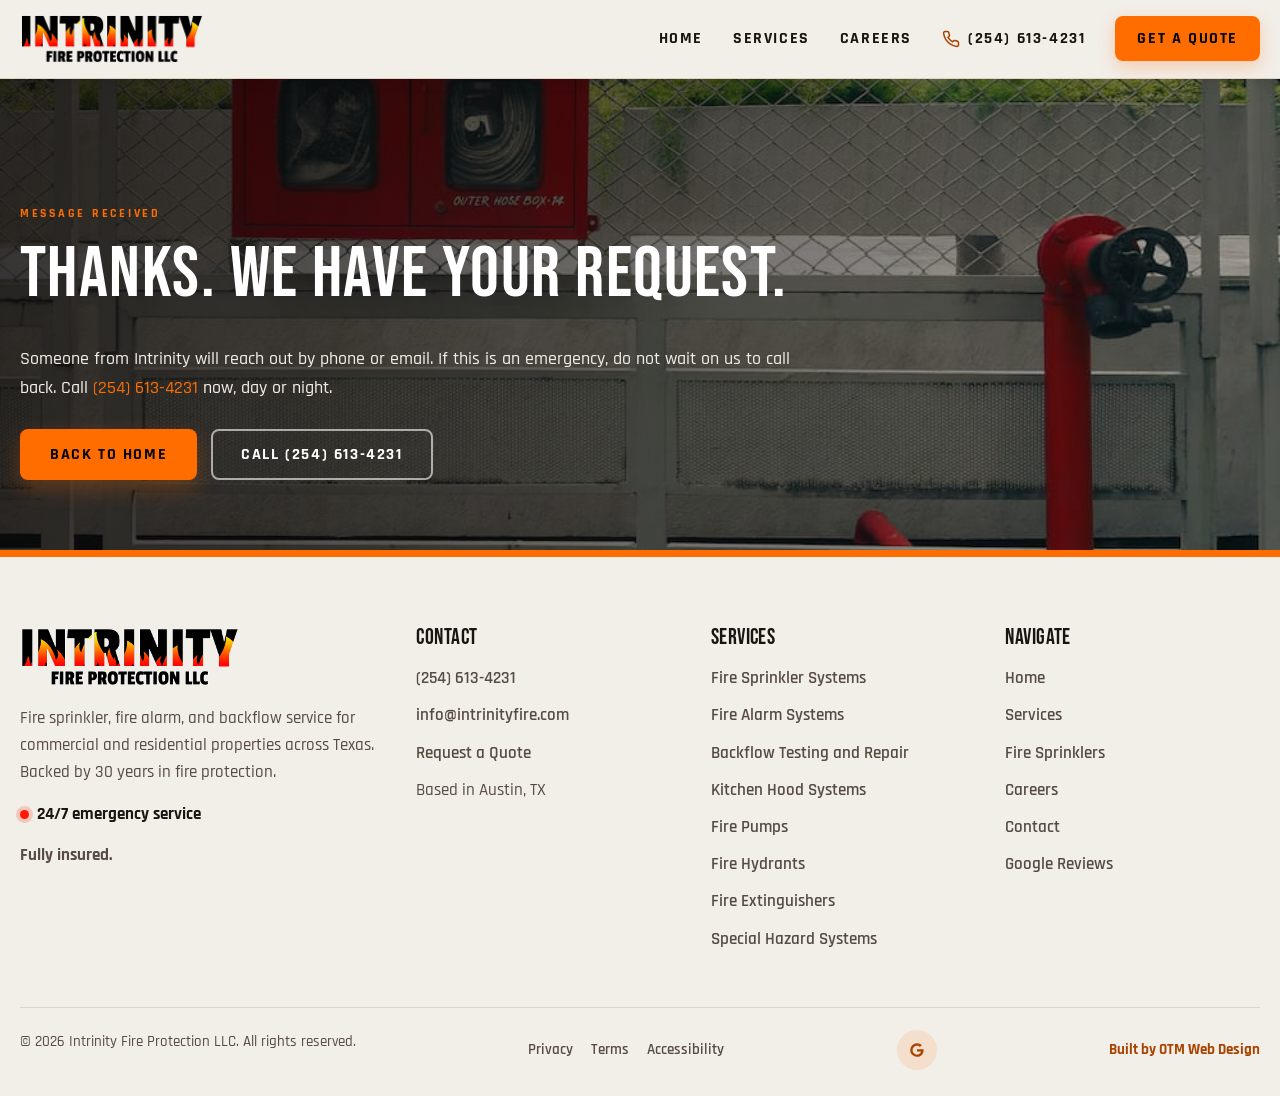
<file: thank-you.html>
<!DOCTYPE html>
<html lang="en">
<head>
<meta charset="UTF-8">
<meta name="viewport" content="width=device-width, initial-scale=1.0">
<title>Thank You | Intrinity Fire Protection</title>
<meta name="description" content="Thanks for contacting Intrinity Fire Protection. We received your message and will be in touch soon.">
<meta name="robots" content="noindex">
<link rel="canonical" href="https://intrinityfire.com/thank-you">
<link rel="icon" type="image/png" href="assets/favicon.png">
<link rel="apple-touch-icon" href="assets/favicon.png">
<meta property="og:type" content="website">
<meta property="og:site_name" content="Intrinity Fire Protection">
<meta property="og:title" content="Thank You | Intrinity Fire Protection">
<meta property="og:description" content="Thanks for contacting Intrinity Fire Protection. We received your message and will be in touch soon.">
<meta property="og:url" content="https://intrinityfire.com/thank-you">
<meta property="og:image" content="https://intrinityfire.com/assets/og-image.jpg">
<meta property="og:image:width" content="1200">
<meta property="og:image:height" content="630">
<meta property="og:image:alt" content="Intrinity Fire Protection LLC">
<meta name="twitter:card" content="summary_large_image">
<meta name="twitter:title" content="Thank You | Intrinity Fire Protection">
<meta name="twitter:description" content="Thanks for contacting Intrinity Fire Protection. We received your message and will be in touch soon.">
<meta name="twitter:image" content="https://intrinityfire.com/assets/og-image.jpg">
<link rel="preconnect" href="https://fonts.googleapis.com">
<link rel="preconnect" href="https://fonts.gstatic.com" crossorigin>
<link href="https://fonts.googleapis.com/css2?family=Bebas+Neue&family=Rajdhani:wght@400;500;600;700&display=swap" rel="stylesheet">
<link rel="stylesheet" href="styles.css">
<noscript><style>.reveal{opacity:1;transform:none}</style></noscript>
</head>
<body data-page="thank-you">
<a class="skip-link" href="#main">Skip to main content</a>
<nav class="site-nav" aria-label="Primary">
  <div class="nav-inner">
    <a class="nav-logo" href="index.html" aria-label="Intrinity Fire Protection, home">
      <img src="assets/logo.png" alt="Intrinity Fire Protection LLC" width="744" height="202">
    </a>
    <button class="nav-toggle" type="button" aria-expanded="false" aria-controls="nav-links" aria-label="Open menu">
      <span></span><span></span><span></span>
    </button>
    <ul class="nav-links" id="nav-links">
      <li><a href="index.html" data-nav="home">Home</a></li>
      <li><a href="services.html" data-nav="services fire-sprinklers">Services</a></li>
      <li><a href="careers.html" data-nav="careers">Careers</a></li>
      <li><a class="nav-phone" href="tel:+12546134231" aria-label="Call (254) 613-4231"><svg viewBox="0 0 24 24" fill="none" stroke="currentColor" stroke-width="2" stroke-linecap="round" stroke-linejoin="round" aria-hidden="true"><path d="M22 16.9v3a2 2 0 0 1-2.2 2 19.8 19.8 0 0 1-8.6-3.1 19.5 19.5 0 0 1-6-6A19.8 19.8 0 0 1 2.1 4.2 2 2 0 0 1 4.1 2h3a2 2 0 0 1 2 1.7c.1.9.4 1.8.7 2.7a2 2 0 0 1-.5 2.1L8 9.8a16 16 0 0 0 6 6l1.3-1.3a2 2 0 0 1 2.1-.4c.9.3 1.8.6 2.7.7a2 2 0 0 1 1.7 2z"/></svg><span class="nav-phone-num">(254) 613-4231</span></a></li>
      <li><a class="nav-cta" href="contact.html">Get a Quote</a></li>
    </ul>
  </div>
</nav>
<main id="main">
  <section class="page-hero page-hero--contact" aria-labelledby="page-title">
    <div class="hero-inner"><div class="hero-content">
      <span class="eyebrow">Message received</span>
      <h1 id="page-title">Thanks. We Have Your Request.</h1>
      <p class="lead">Someone from Intrinity will reach out by phone or email. If this is an emergency, do not wait on us to call back. Call <a href="tel:+12546134231">(254) 613-4231</a> now, day or night.</p>
      <div class="hero-actions">
        <a class="btn btn-primary" href="index.html">Back to Home</a>
        <a class="btn btn-ghost" href="tel:+12546134231">Call (254) 613-4231</a>
      </div>
    </div></div>
  </section>
</main>
<footer class="site-footer">
  <div class="container">
    <div class="footer-grid">
      <div class="footer-brand">
        <img src="assets/logo.png" alt="Intrinity Fire Protection LLC" width="744" height="202" loading="lazy" decoding="async">
        <p>Fire sprinkler, fire alarm, and backflow service for commercial and residential properties across Texas. Backed by 30 years in fire protection.</p>
        <p class="footer-24"><span class="dot" aria-hidden="true"></span>24/7 emergency service</p>
        <p><strong>Fully insured.</strong></p>
        <!-- LICENSE NUMBERS: pending from client -->
      </div>
      <div class="footer-col">
        <h2>Contact</h2>
        <ul>
          <li><a href="tel:+12546134231">(254) 613-4231</a></li>
          <li><a href="mailto:info@intrinityfire.com">info@intrinityfire.com</a></li>
          <li><a href="contact.html">Request a Quote</a></li>
          <li>Based in Austin, TX</li>
        </ul>
      </div>
      <div class="footer-col">
        <h2>Services</h2>
        <ul>
          <li><a href="services.html#fire-sprinklers">Fire Sprinkler Systems</a></li>
          <li><a href="services.html#fire-alarms">Fire Alarm Systems</a></li>
          <li><a href="services.html#backflow">Backflow Testing and Repair</a></li>
          <li><a href="services.html#kitchen-hoods">Kitchen Hood Systems</a></li>
          <li><a href="services.html#fire-pumps">Fire Pumps</a></li>
          <li><a href="services.html#fire-hydrants">Fire Hydrants</a></li>
          <li><a href="services.html#fire-extinguishers">Fire Extinguishers</a></li>
          <li><a href="services.html#special-hazard">Special Hazard Systems</a></li>
        </ul>
      </div>
      <div class="footer-col">
        <h2>Navigate</h2>
        <ul>
          <li><a href="index.html">Home</a></li>
          <li><a href="services.html">Services</a></li>
          <li><a href="fire-sprinklers.html">Fire Sprinklers</a></li>
          <li><a href="careers.html">Careers</a></li>
          <li><a href="contact.html">Contact</a></li>
          <li><a href="https://www.google.com/search?q=Intrinity+Fire+Protection" target="_blank" rel="noopener">Google Reviews</a></li>
        </ul>
      </div>
    </div>
    <div class="footer-bottom">
      <p>&copy; 2026 Intrinity Fire Protection LLC. All rights reserved.</p>
      <ul class="footer-legal">
        <li><a href="privacy.html">Privacy</a></li>
        <li><a href="terms.html">Terms</a></li>
        <li><a href="accessibility.html">Accessibility</a></li>
      </ul>
      <div class="social">
        <!-- GBP: swap the search URL for the Business Profile share link from Orion -->
        <a href="https://www.google.com/search?q=Intrinity+Fire+Protection" target="_blank" rel="noopener" aria-label="Intrinity Fire Protection on Google"><svg viewBox="0 0 24 24" fill="currentColor" aria-hidden="true"><path d="M21.35 11.1H12v2.98h5.35c-.23 1.4-1.7 4.1-5.35 4.1a5.9 5.9 0 0 1 0-11.8c1.84 0 3.07.78 3.78 1.46l2.58-2.48C16.7 3.83 14.6 2.9 12 2.9a9.1 9.1 0 1 0 0 18.2c5.25 0 8.73-3.69 8.73-8.89 0-.6-.07-1.05-.15-1.5z"/></svg></a>
      </div>
      <a class="otm-credit" href="https://otm-designs.com" target="_blank" rel="noopener">Built by OTM Web Design</a>
    </div>
  </div>
</footer>
<script src="script.js" defer></script>
</body>
</html>
</file>
<file: styles.css>
/* ==========================================================
   Intrinity Fire Protection LLC
   OTM Web Design, dark/industrial variant, locked body background
   Palette sampled from the client logo file:
   yellow #FFFE00 / #FFD500, orange #FF6D00, red #FF1900 / #FF0000, black #000000
   ========================================================== */

:root {
  --black: #000000;
  --ink: #0d0b0a;
  --ink-2: #15110f;
  --ink-3: #1e1915;

  --accent: #ff6d00;          /* logo flame midpoint */
  --accent-deep: #a84300;     /* accent darkened for text on light frames (AA) */
  --flame-yellow: #ffd500;
  --flame-red: #ff1900;
  --flame: linear-gradient(180deg, #ffe600 0%, #ff6d00 55%, #ff1900 100%);
  --flame-h: linear-gradient(90deg, #ffd500 0%, #ff6d00 50%, #ff1900 100%);

  /* light frame tone for nav + footer */
  --frame: #f2eee8;
  --frame-ink: #1a1512;
  --frame-muted: #574c44;
  --frame-line: #ddd3c8;

  /* dark section cards over the locked background */
  --card: rgba(16, 13, 11, 0.82);
  --card-strong: rgba(9, 7, 6, 0.92);
  --sub: #1d1814;
  --sub-hover: #241e19;
  --line: rgba(255, 255, 255, 0.10);
  --line-strong: rgba(255, 255, 255, 0.18);

  --text: #ece6df;
  --muted: #b3a99f;
  --heading: #ffffff;

  /* text/form tokens: dark-surface values here, light-card values in the card scope below */
  --link: var(--accent);
  --link-hover: var(--flame-yellow);
  --dot: rgba(255, 255, 255, 0.28);
  --input-bg: rgba(255, 255, 255, 0.05);
  --input-bg-focus: rgba(255, 255, 255, 0.08);
  --input-option-bg: var(--ink-2);
  --placeholder: #8a8077;
  --banner-error-text: #ffd9d3;
  --banner-info-text: #fff3c4;

  --error: #ff6b5b;

  --shadow-soft: 0 6px 18px rgba(0, 0, 0, 0.30);
  --shadow-lift: 0 18px 44px rgba(0, 0, 0, 0.50);
  --radius: 12px;
  --radius-sm: 10px;

  --display: 'Bebas Neue', Impact, 'Arial Narrow', sans-serif;
  --body: 'Rajdhani', 'Segoe UI', system-ui, sans-serif;

  --nav-h: 78px;
}

/* ---------- Reset / base ---------- */
*, *::before, *::after { box-sizing: border-box; }
html { overflow-x: hidden; scroll-behavior: smooth; scroll-padding-top: calc(var(--nav-h) + 16px); }
body {
  margin: 0;
  overflow-x: hidden;
  width: 100%;
  font-family: var(--body);
  font-size: 17px;
  font-weight: 500;
  line-height: 1.6;
  color: var(--text);
  background: var(--ink);
  -webkit-font-smoothing: antialiased;
}
/* Locked body background. Darkening is baked into body-bg.jpg (no filter on the fixed layer). */
body::before {
  content: "";
  position: fixed;
  inset: 0;
  z-index: -1;
  background: var(--ink) url('assets/body-bg.jpg') center / cover no-repeat;
}
img { max-width: 100%; height: auto; display: block; }
a { color: var(--link); text-decoration: none; transition: color .2s ease; }
a:hover { color: var(--link-hover); }
p { margin: 0 0 1em; }
ul { margin: 0; padding: 0; }

h1, h2, h3, h4 {
  font-family: var(--display);
  font-weight: 400;
  text-transform: uppercase;
  letter-spacing: 0.02em;
  line-height: 1.02;
  color: var(--heading);
  margin: 0 0 .45em;
}
h1 { font-size: clamp(2.8rem, 6vw, 4.5rem); }
h2 { font-size: clamp(2.2rem, 4.5vw, 3.5rem); }
h3 { font-size: 1.75rem; letter-spacing: 0.03em; }
h4 { font-size: 1.3rem; }

.eyebrow {
  display: inline-block;
  font-family: var(--body);
  font-size: 0.78rem;
  font-weight: 700;
  text-transform: uppercase;
  letter-spacing: 0.22em;
  color: var(--link);
  margin-bottom: 14px;
}
.lead { font-size: 1.15rem; color: var(--text); }
.muted { color: var(--muted); }

.skip-link {
  position: absolute; left: 12px; top: -60px; z-index: 200;
  background: var(--accent); color: var(--black); font-weight: 700;
  padding: 10px 16px; border-radius: 8px;
}
.skip-link:focus { top: 12px; color: var(--black); }

:focus-visible { outline: 3px solid var(--flame-yellow); outline-offset: 3px; }

/* ---------- Buttons ---------- */
.btn {
  display: inline-flex; align-items: center; justify-content: center; gap: 10px;
  font-family: var(--body); font-weight: 700; font-size: 1rem;
  text-transform: uppercase; letter-spacing: 0.1em;
  padding: 15px 28px; border-radius: 8px; border: 2px solid transparent;
  cursor: pointer; transition: transform .2s ease, background .2s ease, color .2s ease, border-color .2s ease, box-shadow .2s ease;
  text-decoration: none; line-height: 1.1;
}
.btn svg { width: 18px; height: 18px; flex: none; }
.btn-primary { background: var(--accent); color: var(--black); box-shadow: 0 8px 22px rgba(255, 109, 0, 0.28); }
.btn-primary:hover { background: #ff8a1f; color: var(--black); transform: translateY(-2px); }
.btn-ghost { background: transparent; color: #fff; border-color: rgba(255, 255, 255, 0.6); }
.btn-ghost:hover { border-color: var(--accent); color: var(--accent); transform: translateY(-2px); }
.btn[disabled] { opacity: .65; cursor: wait; transform: none; }

.text-link {
  font-weight: 700; text-transform: uppercase; letter-spacing: 0.12em; font-size: .85rem;
  display: inline-flex; align-items: center; gap: 8px;
}
.text-link::after { content: "\2192"; transition: transform .2s ease; }
.text-link:hover::after { transform: translateX(4px); }

/* ---------- Navigation (light frame) ---------- */
.site-nav {
  position: sticky; top: 0; z-index: 100;
  background: var(--frame);
  border-bottom: 1px solid var(--frame-line);
  box-shadow: 0 2px 14px rgba(0, 0, 0, 0.12);
}
.nav-inner {
  max-width: 1240px; margin: 0 auto; height: var(--nav-h);
  width: calc(100% - 40px);
  display: flex; align-items: center; justify-content: space-between; gap: 24px;
}
.nav-logo { display: flex; align-items: center; flex: none; }
.nav-logo img { height: 50px; width: auto; }
.nav-links { display: flex; align-items: center; gap: 30px; list-style: none; }
.nav-links a {
  color: var(--frame-ink); font-weight: 700; font-size: 1rem;
  text-transform: uppercase; letter-spacing: 0.1em;
  position: relative; padding: 6px 0;
}
.nav-links a:not(.nav-cta):not(.nav-phone)::after {
  content: ""; position: absolute; left: 0; right: 0; bottom: 0; height: 2px;
  background: var(--accent); transform: scaleX(0); transform-origin: left; transition: transform .25s ease;
}
.nav-links a:hover, .nav-links a.is-active { color: var(--accent-deep); }
.nav-links a:hover::after, .nav-links a.is-active::after { transform: scaleX(1); }
.nav-phone { display: inline-flex; align-items: center; gap: 8px; }
.nav-phone svg { width: 18px; height: 18px; color: var(--accent-deep); }
.nav-links .nav-cta {
  background: var(--accent); color: var(--black); padding: 12px 22px; border-radius: 8px;
  box-shadow: 0 6px 16px rgba(255, 109, 0, 0.25);
}
.nav-links .nav-cta:hover { background: #ff8a1f; color: var(--black); }

.nav-toggle {
  display: none; background: none; border: 0; cursor: pointer; padding: 10px; margin-right: -10px;
}
.nav-toggle span { display: block; width: 26px; height: 3px; background: var(--accent-deep); margin: 5px 0; border-radius: 2px; transition: transform .3s ease, opacity .3s ease; }
.nav-toggle[aria-expanded="true"] span:nth-child(1) { transform: translateY(8px) rotate(45deg); }
.nav-toggle[aria-expanded="true"] span:nth-child(2) { opacity: 0; }
.nav-toggle[aria-expanded="true"] span:nth-child(3) { transform: translateY(-8px) rotate(-45deg); }

/* ---------- Hero ---------- */
.hero {
  position: relative; isolation: isolate;
  min-height: min(88vh, 860px);
  display: flex; align-items: center;
  background: var(--ink) url('assets/hero-home.jpg') center 40% / cover no-repeat;
  padding: 110px 0 120px;
}
.hero::before {
  content: ""; position: absolute; inset: 0; z-index: -1;
  /* nudged above the 0.68/0.54/0.26 baseline: this photo has bright cream walls */
  background: linear-gradient(100deg, rgba(8, 6, 5, 0.86) 0%, rgba(8, 6, 5, 0.68) 48%, rgba(8, 6, 5, 0.34) 100%);
}
.hero-inner { max-width: 1240px; width: calc(100% - 40px); margin: 0 auto; }
.hero-content { max-width: 720px; }
.hero h1 { margin-bottom: 20px; }
.hero h1 .flame-text {
  background: var(--flame); -webkit-background-clip: text; background-clip: text; color: transparent;
}
.hero .lead { font-size: 1.25rem; color: #f3ede6; max-width: 620px; margin-bottom: 30px; }
.hero-actions { display: flex; flex-wrap: wrap; gap: 14px; margin-bottom: 30px; }
.hero-proof { display: flex; flex-wrap: wrap; gap: 10px 26px; color: #f3ede6; font-weight: 600; }
.hero-proof span { display: inline-flex; align-items: center; gap: 8px; }
.stars { color: var(--flame-yellow); letter-spacing: 2px; }

/* Inner page hero */
.page-hero {
  position: relative; isolation: isolate;
  min-height: 440px; display: flex; align-items: flex-end;
  padding: 120px 0 70px;
  background-color: var(--ink);
  background-position: center; background-size: cover; background-repeat: no-repeat;
  border-bottom: 4px solid var(--accent);
}
.page-hero::before {
  content: ""; position: absolute; inset: 0; z-index: -1;
  background: linear-gradient(100deg, rgba(8, 6, 5, 0.82) 0%, rgba(8, 6, 5, 0.58) 50%, rgba(8, 6, 5, 0.30) 100%);
}
.page-hero .hero-content { max-width: 780px; }
.page-hero .lead { color: #f3ede6; margin-bottom: 0; }
.page-hero .hero-actions { margin: 26px 0 0; }
.page-hero--sprinklers { background-image: url('assets/hero-fire-sprinklers.jpg'); background-position: center 30%; }
.page-hero--careers { background-image: url('assets/hero-careers.jpg'); }
.page-hero--contact { background-image: url('assets/hero-contact.jpg'); }
.page-hero--plain { background-image: none; background: linear-gradient(120deg, #0d0b0a 0%, #1e140d 60%, #3a1806 100%); min-height: 320px; }

/* ---------- Marquee (the one full-bleed band) ---------- */
.marquee {
  background: var(--black);
  border-top: 2px solid var(--accent);
  border-bottom: 2px solid var(--accent);
  overflow: hidden; padding: 16px 0;
}
.marquee-track { display: flex; width: max-content; animation: marquee 40s linear infinite; }
.marquee:hover .marquee-track { animation-play-state: paused; }
.marquee-group { display: flex; align-items: center; flex: none; }
.marquee-item {
  display: inline-flex; align-items: center; gap: 28px; padding-right: 28px;
  font-family: var(--display); font-size: 1.45rem; letter-spacing: 0.08em; color: #fff; white-space: nowrap;
}
.marquee-item::after {
  content: ""; width: 9px; height: 9px; border-radius: 50%; background: var(--flame); flex: none;
}
@keyframes marquee { from { transform: translateX(0); } to { transform: translateX(-50%); } }

/* ---------- Section card pattern ---------- */
.section { padding: 44px 0; background: transparent; }
.section:first-of-type { padding-top: 88px; }
main > .marquee + .section, .page-hero + .section { padding-top: 88px; }
.section:last-child { padding-bottom: 88px; }
.container {
  max-width: 1240px; width: calc(100% - 40px); margin: 0 auto;
}
.section > .container {
  background: var(--card);
  border: 1px solid var(--line);
  border-radius: var(--radius);
  padding: 70px 60px;
  box-shadow: var(--shadow-lift);
}
.section > .container.is-strong { background: var(--card-strong); }
.section-head { max-width: 760px; margin-bottom: 44px; }
.section-head.center { text-align: center; margin-left: auto; margin-right: auto; }
.section-head p { color: var(--muted); font-size: 1.1rem; margin-bottom: 0; }
.section-foot { margin-top: 40px; text-align: center; }

/* ---------- Intro / split grid ---------- */
.split { display: grid; grid-template-columns: 1fr 1.1fr; gap: 60px; align-items: center; }
.split.reverse .split-media { order: 2; }
.split-media { position: relative; }
.split-media img {
  width: 100%; height: auto; aspect-ratio: 4 / 5; object-fit: cover;
  border-radius: var(--radius-sm); box-shadow: var(--shadow-lift);
}
.media-badge {
  position: absolute; right: -18px; bottom: 28px;
  background: var(--black); border: 2px solid var(--accent); border-radius: 10px;
  padding: 16px 20px; box-shadow: var(--shadow-lift); text-align: left;
}
.media-badge strong { display: block; font-family: var(--display); font-size: 2.1rem; line-height: 1; color: var(--accent); letter-spacing: .03em; }
.media-badge span { font-size: .8rem; font-weight: 700; text-transform: uppercase; letter-spacing: .14em; color: #fff; }
.split-body p { color: var(--muted); }
.split-body .lead { color: var(--text); }

.check-list { list-style: none; display: grid; gap: 12px; margin: 26px 0 30px; }
.check-list li { position: relative; padding-left: 32px; color: var(--text); font-weight: 600; }
.check-list li::before {
  content: ""; position: absolute; left: 0; top: 5px; width: 18px; height: 18px; border-radius: 50%;
  background: var(--flame);
  -webkit-mask: radial-gradient(circle, transparent 0 3px, #000 4px); mask: radial-gradient(circle, transparent 0 3px, #000 4px);
}
.check-list.two-col { grid-template-columns: 1fr 1fr; gap: 12px 30px; }

/* ---------- Grids ---------- */
.grid { display: grid; gap: 26px; }
.grid-2 { grid-template-columns: repeat(2, 1fr); }
.grid-3 { grid-template-columns: repeat(3, 1fr); }
.grid-4 { grid-template-columns: repeat(4, 1fr); }
.services-grid .card-body { padding: 24px 22px 26px; }
.services-grid .card-body h3 { font-size: 1.5rem; }
.grid-center { display: flex; flex-wrap: wrap; justify-content: center; gap: 26px; }
.grid-center > .card { flex: 0 1 calc((100% - 52px) / 3); }
@media (max-width: 900px) { .grid-center > .card { flex-basis: calc((100% - 26px) / 2); } }
@media (max-width: 560px) { .grid-center > .card { flex-basis: 100%; } }

/* ---------- Sub-cards ---------- */
.card {
  background: var(--sub);
  border: 1px solid var(--line);
  border-radius: var(--radius-sm);
  box-shadow: var(--shadow-soft);
  transition: transform .25s ease, box-shadow .25s ease, border-color .25s ease, background .25s ease;
  overflow: hidden;
  display: flex; flex-direction: column;
}
.card:hover { transform: translateY(-4px); box-shadow: var(--shadow-lift); border-color: var(--accent); background: var(--sub-hover); }
.card-img {
  width: 100%; height: auto; aspect-ratio: 16 / 10; object-fit: cover;
  border-bottom: 3px solid var(--accent);
}
.card-body { padding: 30px 30px 32px; display: flex; flex-direction: column; flex: 1; }
.card-body h3 { margin-bottom: 10px; }
.card-body p { color: var(--muted); }
.card-body .text-link { margin-top: auto; }
.card-tags { list-style: none; display: flex; flex-wrap: wrap; gap: 8px; margin: 0 0 18px; }
.card-tags li {
  font-size: .78rem; font-weight: 700; letter-spacing: .08em; text-transform: uppercase;
  color: var(--text); border: 1px solid var(--line-strong); border-radius: 30px; padding: 4px 11px;
}
.section-tags { margin: 6px 0 18px; }
.section-tags li { font-size: .85rem; padding: 7px 16px; background: var(--accent); border: 1px solid var(--accent); color: var(--black); cursor: default; }
@media (max-width: 560px) { .section-tags { gap: 6px; } .section-tags li { font-size: .74rem; padding: 6px 10px; letter-spacing: .05em; } }

.tile { padding: 30px; }
.tile-icon {
  width: 48px; height: 48px; border-radius: 10px; display: grid; place-items: center;
  background: rgba(255, 109, 0, 0.12); color: var(--link); margin-bottom: 18px;
}
.tile-icon svg { width: 26px; height: 26px; }
.tile h3 { font-size: 1.55rem; margin-bottom: 8px; }
.tile p { color: var(--muted); margin: 0; }

/* ---------- Stats band ---------- */
.stats { display: grid; grid-template-columns: repeat(4, 1fr); gap: 26px; text-align: center; }
.stat { padding: 10px; position: relative; }
.stat + .stat::before { content: ""; position: absolute; left: -13px; top: 15%; bottom: 15%; width: 1px; background: var(--line-strong); }
.stat-num {
  display: block; font-family: var(--display); font-size: clamp(3rem, 5vw, 4.2rem); line-height: 1;
  background: var(--flame); -webkit-background-clip: text; background-clip: text; color: transparent;
  min-width: 3ch;
}
.stat-label { display: block; margin-top: 10px; font-weight: 700; text-transform: uppercase; letter-spacing: .14em; font-size: .85rem; color: var(--text); }

/* ---------- Process ---------- */
.step { padding: 32px 28px; position: relative; }
.step-num {
  font-family: var(--display); font-size: 1.4rem; letter-spacing: .06em;
  width: 48px; height: 48px; border-radius: 50%; display: grid; place-items: center;
  background: var(--accent); color: var(--black); margin-bottom: 18px;
}
.step h3 { font-size: 1.5rem; margin-bottom: 8px; }
.step p { color: var(--muted); margin: 0; }

/* ---------- Carousels ---------- */
.carousel { position: relative; }
.carousel-controls { display: flex; align-items: center; justify-content: center; gap: 18px; margin-top: 30px; }
.carousel-btn {
  width: 46px; height: 46px; border-radius: 50%; border: 2px solid var(--line-strong);
  background: transparent; color: var(--heading); cursor: pointer; display: grid; place-items: center;
  transition: border-color .2s ease, background .2s ease, color .2s ease;
}
.carousel-btn:hover { border-color: var(--accent); background: var(--accent); color: var(--black); }
.carousel-btn svg { width: 20px; height: 20px; }
.carousel-dots { display: flex; gap: 10px; }
.carousel-dot {
  width: 11px; height: 11px; padding: 0; border-radius: 50%; border: 0; cursor: pointer;
  background: var(--dot); transition: background .2s ease, transform .2s ease;
}
.carousel-dot[aria-current="true"] { background: var(--accent); transform: scale(1.25); }

/* Gallery: featured-center coverflow */
.gallery-stage { position: relative; height: clamp(360px, 46vw, 540px); overflow: hidden; }
.gallery-slide {
  position: absolute; top: 0; left: 50%; height: 100%; aspect-ratio: 4 / 5; margin: 0;
  transform: translateX(-50%) scale(.7); opacity: 0; pointer-events: none;
  transition: transform .6s ease, opacity .6s ease;
  border: 3px solid var(--accent); border-radius: var(--radius-sm); overflow: hidden;
  box-sizing: border-box; box-shadow: var(--shadow-lift);
}
.gallery-slide img { width: 100%; height: 100%; object-fit: cover; }
.gallery-slide figcaption {
  position: absolute; left: 0; right: 0; bottom: 0; padding: 30px 16px 14px;
  background: linear-gradient(0deg, rgba(0, 0, 0, .85), transparent);
  font-weight: 700; letter-spacing: .06em; text-transform: uppercase; font-size: .85rem; color: #fff;
  opacity: 0; transition: opacity .4s ease;
}
.gallery-slide.is-active { transform: translateX(-50%) scale(1); opacity: 1; z-index: 3; pointer-events: auto; }
.gallery-slide.is-active figcaption { opacity: 1; }
.gallery-slide.is-prev { transform: translateX(-138%) scale(.8); opacity: .42; z-index: 2; }
.gallery-slide.is-next { transform: translateX(38%) scale(.8); opacity: .42; z-index: 2; }

/* Reviews: one at a time */
.reviews-wrap { display: grid; grid-template-columns: 300px 1fr; gap: 50px; align-items: center; }
.rating-card {
  background: var(--black); border: 2px solid var(--accent); border-radius: var(--radius-sm);
  padding: 34px 28px; text-align: center;
}
.rating-num { font-family: var(--display); font-size: 4.6rem; line-height: 1; color: #fff; }
.rating-card .stars { font-size: 1.5rem; display: block; margin: 6px 0 10px; }
.rating-card p { color: var(--muted); margin-bottom: 18px; }
.reviews-viewport { overflow: hidden; }
.reviews-track { display: flex; transition: transform .6s ease; }
.review {
  flex: 0 0 100%; margin: 0;
  background: var(--sub); border: 1px solid var(--line); border-radius: var(--radius-sm);
  padding: 40px 44px; box-shadow: var(--shadow-soft);
}
.review .stars { font-size: 1.15rem; display: block; margin-bottom: 14px; }
.review blockquote { margin: 0 0 18px; font-size: 1.3rem; line-height: 1.5; color: var(--text); font-weight: 500; }
.review figcaption { font-weight: 700; text-transform: uppercase; letter-spacing: .12em; font-size: .85rem; color: var(--link); }
.review.is-pending blockquote { color: var(--muted); font-style: italic; }

/* ---------- Service area ---------- */
.area-card { padding: 30px; }
.area-card h3 { display: flex; align-items: baseline; justify-content: space-between; gap: 12px; }
.area-card h3 small { font-family: var(--body); font-size: .72rem; font-weight: 700; letter-spacing: .14em; color: var(--link); }
.area-card p { color: var(--muted); margin: 0; }

/* ---------- CTA strip (floating card) ---------- */
.cta-card {
  position: relative; isolation: isolate; overflow: hidden;
  border-radius: var(--radius); border: 1px solid var(--line);
  background: var(--ink) url('assets/cta-bg.jpg') center / cover no-repeat;
  padding: 90px 60px; text-align: center; box-shadow: var(--shadow-lift);
}
.cta-card::before { content: ""; position: absolute; inset: 0; z-index: -1; background: rgba(8, 6, 5, 0.70); }
.cta-card::after { content: ""; position: absolute; left: 0; right: 0; bottom: 0; height: 5px; background: var(--flame-h); }
.cta-card h2 { max-width: 760px; margin-left: auto; margin-right: auto; }
.cta-card p { color: #e9e2da; max-width: 620px; margin: 0 auto 30px; font-size: 1.15rem; }
.cta-card .hero-actions { justify-content: center; margin-bottom: 0; }

/* ---------- FAQ accordion ---------- */
.faq-list { display: grid; gap: 14px; max-width: 900px; margin: 0 auto; }
.faq-item { background: var(--sub); border: 1px solid var(--line); border-radius: var(--radius-sm); transition: border-color .2s ease; }
.faq-item:has(.faq-q[aria-expanded="true"]) { border-color: var(--accent); }
.faq-q {
  width: 100%; background: none; border: 0; cursor: pointer; text-align: left; color: var(--heading);
  padding: 22px 26px; display: flex; justify-content: space-between; align-items: center; gap: 18px;
  font-family: var(--body); font-size: 1.15rem; font-weight: 700;
}
.faq-icon { flex: none; width: 28px; height: 28px; border-radius: 50%; border: 2px solid var(--accent); position: relative; }
.faq-icon::before, .faq-icon::after { content: ""; position: absolute; left: 50%; top: 50%; width: 12px; height: 2px; background: var(--accent); transform: translate(-50%, -50%); transition: transform .3s ease; }
.faq-icon::after { transform: translate(-50%, -50%) rotate(90deg); }
.faq-q[aria-expanded="true"] .faq-icon::after { transform: translate(-50%, -50%) rotate(0deg); }
.faq-answer { max-height: 0; overflow: hidden; visibility: hidden; transition: max-height .4s ease, visibility 0s linear .4s; }
.faq-answer.open { max-height: 900px; visibility: visible; transition: max-height .4s ease, visibility 0s linear 0s; }
.faq-answer p { padding: 0 26px 22px; margin: 0; color: var(--muted); }

/* ---------- Forms ---------- */
.form-layout { display: grid; grid-template-columns: 1.45fr 1fr; gap: 40px; align-items: start; }
.form-grid { display: grid; grid-template-columns: 1fr 1fr; gap: 20px 22px; }
.field { display: flex; flex-direction: column; gap: 8px; }
.field.full { grid-column: 1 / -1; }
.field > label, .field legend {
  font-weight: 700; font-size: .85rem; letter-spacing: .12em; text-transform: uppercase; color: var(--text);
}
.req { color: var(--link); }
.optional { color: var(--muted); font-weight: 600; letter-spacing: .04em; text-transform: none; }
.field input[type="text"], .field input[type="tel"], .field input[type="email"], .field select, .field textarea {
  width: 100%; font: inherit; font-weight: 500; font-size: 1.05rem; color: var(--heading);
  background: var(--input-bg); border: 1px solid var(--line-strong); border-radius: 8px;
  padding: 13px 15px; transition: border-color .2s ease, box-shadow .2s ease, background .2s ease;
}
.field select { appearance: none; -webkit-appearance: none; padding-right: 42px;
  background-image: linear-gradient(45deg, transparent 50%, var(--accent) 50%), linear-gradient(135deg, var(--accent) 50%, transparent 50%);
  background-position: calc(100% - 22px) 52%, calc(100% - 16px) 52%; background-size: 6px 6px; background-repeat: no-repeat; }
.field select option { background: var(--input-option-bg); color: var(--heading); }
.field textarea { min-height: 130px; resize: vertical; }
.field input:focus, .field select:focus, .field textarea:focus { outline: none; border-color: var(--accent); background: var(--input-bg-focus); box-shadow: 0 0 0 3px rgba(255, 109, 0, 0.22); }
.field input::placeholder, .field textarea::placeholder { color: var(--placeholder); }
fieldset.field { border: 0; padding: 0; margin: 0; min-width: 0; }
.radio-row { display: flex; gap: 14px; flex-wrap: wrap; }
.radio-pill { position: relative; }
.radio-pill input { position: absolute; opacity: 0; width: 1px; height: 1px; }
.radio-pill span {
  display: inline-block; padding: 11px 26px; border-radius: 8px; border: 1px solid var(--line-strong);
  background: var(--input-bg); font-weight: 700; cursor: pointer; transition: all .2s ease; letter-spacing: .06em;
}
.radio-pill input:checked + span { background: var(--accent); border-color: var(--accent); color: var(--black); }
.radio-pill input:focus-visible + span { outline: 3px solid var(--flame-yellow); outline-offset: 2px; }

.file-field { display: flex; align-items: center; gap: 16px; flex-wrap: wrap; }
.file-input { position: absolute; width: 1px; height: 1px; opacity: 0; overflow: hidden; }
.file-btn {
  display: inline-flex; align-items: center; gap: 10px; cursor: pointer;
  padding: 13px 22px; border-radius: 8px; border: 2px solid var(--link); color: var(--link);
  font-weight: 700; text-transform: uppercase; letter-spacing: .1em; font-size: .95rem; transition: all .2s ease;
}
.file-btn svg { width: 18px; height: 18px; }
.file-btn:hover { background: var(--accent); color: var(--black); }
.file-input:focus-visible + .file-btn { outline: 3px solid var(--flame-yellow); outline-offset: 3px; }
.file-name { color: var(--muted); font-weight: 600; word-break: break-all; }
.file-name.has-file { color: var(--heading); }
.file-clear { background: none; border: 0; color: var(--muted); cursor: pointer; font: inherit; font-weight: 700; text-decoration: underline; padding: 0; }
.file-clear:hover { color: var(--link); }
.help { color: var(--muted); font-size: .92rem; margin: 0; }

.has-error input, .has-error select, .has-error textarea, input.has-error, select.has-error, textarea.has-error {
  border-color: var(--error) !important; box-shadow: 0 0 0 3px rgba(255, 107, 91, 0.2) !important;
}
.has-error .radio-pill span, .has-error .file-btn { border-color: var(--error); }
.field-error { color: var(--error); font-size: .92rem; font-weight: 600; }
.field-error:empty { display: none; }
.hp-field { position: absolute; left: -9999px; width: 1px; height: 1px; overflow: hidden; }

.form-actions { margin-top: 28px; display: flex; flex-wrap: wrap; align-items: center; gap: 18px; }
.form-note { color: var(--muted); font-size: .95rem; margin: 0; }
.form-banner { margin-top: 20px; padding: 16px 20px; border-radius: 8px; font-weight: 600; display: none; }
.form-banner.is-visible { display: block; }
.form-banner.is-error { background: rgba(255, 107, 91, 0.12); border: 1px solid var(--error); color: var(--banner-error-text); }
.form-banner.is-info { background: rgba(255, 213, 0, 0.10); border: 1px solid var(--flame-yellow); color: var(--banner-info-text); }
.form-banner a { color: inherit; text-decoration: underline; }

.emergency-callout {
  display: none; grid-column: 1 / -1;
  background: rgba(255, 25, 0, 0.12); border: 1px solid var(--flame-red); border-radius: 8px; padding: 16px 20px; font-weight: 600;
}
.emergency-callout.is-visible { display: block; }
.emergency-callout a { color: var(--heading); text-decoration: underline; font-weight: 700; }

.alt-apply { margin-top: 30px; padding-top: 24px; border-top: 1px solid var(--line); color: var(--muted); }
.alt-apply strong { color: var(--heading); }

/* Contact sidebar */
.info-panel {
  background: var(--black); border-radius: var(--radius-sm); padding: 36px 32px;
  border-top: 5px solid transparent; border-image: var(--flame-h) 1;
  position: sticky; top: calc(var(--nav-h) + 24px);
}
.info-panel h3 { font-size: 1.8rem; }
.info-list { list-style: none; display: grid; gap: 22px; margin: 22px 0 26px; }
.info-list li { display: grid; grid-template-columns: 40px 1fr; gap: 14px; align-items: start; }
.info-list .tile-icon { width: 40px; height: 40px; margin: 0; }
.info-list .tile-icon svg { width: 20px; height: 20px; }
.info-list strong { display: block; font-size: .8rem; letter-spacing: .14em; text-transform: uppercase; color: var(--muted); }
.info-list a, .info-list span { color: #fff; font-weight: 700; font-size: 1.1rem; word-break: break-word; }
.info-list a:hover { color: var(--accent); }
.info-panel .badge-row { display: flex; flex-wrap: wrap; gap: 8px; }
.pill {
  display: inline-block; font-size: .78rem; font-weight: 700; letter-spacing: .1em; text-transform: uppercase;
  padding: 6px 12px; border-radius: 30px; border: 1px solid var(--accent); color: var(--accent);
}

/* ---------- Legal ---------- */
.legal-body { max-width: 820px; margin: 0 auto; }
.legal-body h2 { font-size: 1.9rem; margin-top: 1.6em; }
.legal-body p, .legal-body li { color: var(--muted); }
.legal-body ul { padding-left: 22px; margin-bottom: 1em; }
.legal-body li { margin-bottom: 6px; }
.legal-updated { font-weight: 700; color: var(--link); text-transform: uppercase; letter-spacing: .12em; font-size: .85rem; }

/* ---------- Footer (light frame) ---------- */
.site-footer { background: var(--frame); border-top: 3px solid var(--accent); color: var(--frame-muted); padding: 70px 0 0; }
.footer-grid { display: grid; grid-template-columns: 1.4fr 1fr 1fr 1fr; gap: 40px; }
.footer-brand img { width: 220px; height: auto; margin-bottom: 18px; }
.footer-brand p { margin-bottom: 14px; }
.footer-col h2 { color: var(--frame-ink); font-size: 1.35rem; margin-bottom: 16px; }
.footer-col ul { list-style: none; display: grid; gap: 10px; }
.footer-col a { color: var(--frame-muted); font-weight: 600; }
.footer-col a:hover { color: var(--accent-deep); }
.footer-24 { display: inline-flex; align-items: center; gap: 8px; font-weight: 700; color: var(--frame-ink); }
.footer-24 .dot { width: 9px; height: 9px; border-radius: 50%; background: var(--flame-red); box-shadow: 0 0 0 4px rgba(255, 25, 0, 0.18); }
.footer-bottom {
  margin-top: 54px; border-top: 1px solid var(--frame-line); padding: 22px 0 26px;
  display: flex; flex-wrap: wrap; align-items: center; justify-content: space-between; gap: 14px 24px; font-size: .95rem;
}
.footer-legal { display: flex; flex-wrap: wrap; gap: 8px 18px; list-style: none; }
.footer-legal a { color: var(--frame-muted); font-weight: 600; }
.footer-legal a:hover { color: var(--accent-deep); }
.social { display: flex; gap: 10px; }
.social a {
  width: 40px; height: 40px; border-radius: 50%; display: grid; place-items: center;
  background: rgba(255, 109, 0, 0.12); color: var(--accent-deep); transition: background .2s ease, color .2s ease;
}
.social a:hover { background: var(--accent); color: var(--black); }
.social svg { width: 18px; height: 18px; }
.otm-credit { color: var(--accent-deep); font-weight: 700; }
.otm-credit:hover { color: var(--frame-ink); text-decoration: underline; }

/* ---------- Thank-you / 404 ---------- */
body[data-page="thank-you"], body[data-page="404"] { display: flex; flex-direction: column; min-height: 100dvh; }
body[data-page="thank-you"] main, body[data-page="404"] main { flex: 1 1 auto; display: flex; flex-direction: column; }
body[data-page="thank-you"] .page-hero, body[data-page="404"] .page-hero { flex: 1 1 auto; align-items: center; }

/* ---------- Reveal ---------- */
.reveal { opacity: 0; transform: translateY(24px); transition: opacity .7s ease, transform .7s ease; }
.reveal.is-visible { opacity: 1; transform: none; }

/* ---------- Responsive ---------- */
@media (max-width: 1100px) {
  .grid-4 { grid-template-columns: repeat(2, 1fr); }
  .footer-grid { grid-template-columns: 1fr 1fr; }
  .nav-phone .nav-phone-num { display: none; }
  .nav-links { gap: 22px; }
  .reviews-wrap { grid-template-columns: 1fr; }
  .rating-card { max-width: 420px; width: 100%; margin: 0 auto; }
}

@media (max-width: 900px) {
  :root { --nav-h: 70px; }
  .nav-logo img { height: 42px; }
  .nav-toggle { display: block; }
  .nav-links {
    position: fixed; top: var(--nav-h); right: 0; bottom: 0; width: min(340px, 86vw);
    flex-direction: column; align-items: stretch; gap: 0; padding: 20px 26px 30px;
    background: var(--frame); border-left: 1px solid var(--frame-line); box-shadow: -10px 0 30px rgba(0, 0, 0, .3);
    transform: translateX(100%); visibility: hidden; transition: transform .35s ease, visibility 0s linear .35s;
    overflow-y: auto;
  }
  .nav-links.is-open { transform: none; visibility: visible; transition: transform .35s ease, visibility 0s linear 0s; }
  .nav-links li { border-bottom: 1px solid var(--frame-line); }
  .nav-links li:last-child { border-bottom: 0; margin-top: 18px; }
  .nav-links a { display: block; padding: 16px 0; font-size: 1.05rem; }
  .nav-links a::after { display: none; }
  .nav-phone .nav-phone-num { display: inline; }
  .nav-links .nav-cta { text-align: center; padding: 15px 20px; }

  .section > .container { padding: 50px 36px; }
  .split, .form-layout { grid-template-columns: 1fr; gap: 40px; }
  .split.reverse .split-media { order: 0; }
  .split-media { max-width: 520px; }
  .media-badge { right: 14px; }
  .grid-3 { grid-template-columns: repeat(2, 1fr); }
  .grid-3.is-three { grid-template-columns: 1fr; max-width: 560px; margin-left: auto; margin-right: auto; }
  .grid-2 { grid-template-columns: 1fr; }
  .stats { grid-template-columns: repeat(2, 1fr); row-gap: 36px; }
  .stat + .stat::before { display: none; }
  .info-panel { position: static; }
  .gallery-slide.is-prev { transform: translateX(-128%) scale(.78); }
  .gallery-slide.is-next { transform: translateX(28%) scale(.78); }
  .cta-card { padding: 70px 36px; }
  .page-hero { min-height: 380px; padding: 100px 0 56px; }
}

@media (max-width: 560px) {
  body { font-size: 16.5px; }
  .section { padding: 35px 0; }
  .section:first-of-type, main > .marquee + .section, .page-hero + .section { padding-top: 60px; }
  .section:last-child { padding-bottom: 60px; }
  .container, .hero-inner, .nav-inner { width: calc(100% - 24px); }
  .section > .container { padding: 36px 22px; }
  .grid-3, .grid-4 { grid-template-columns: 1fr; }
  .stats { grid-template-columns: 1fr 1fr; gap: 28px 12px; }
  .form-grid { grid-template-columns: 1fr; }
  .check-list.two-col { grid-template-columns: 1fr; }
  .footer-grid { grid-template-columns: 1fr; gap: 34px; }
  .footer-bottom { flex-direction: column; align-items: flex-start; }
  .hero { padding: 80px 0 90px; min-height: auto; }
  .hero-actions .btn { width: 100%; }
  .media-badge { right: 10px; bottom: 14px; padding: 12px 16px; }
  .gallery-stage { height: 420px; }
  .gallery-slide.is-prev { transform: translateX(-118%) scale(.74); opacity: .3; }
  .gallery-slide.is-next { transform: translateX(18%) scale(.74); opacity: .3; }
  .review { padding: 30px 24px; }
  .review blockquote { font-size: 1.12rem; }
  .cta-card { padding: 56px 22px; }
  .card-body, .tile, .area-card, .step { padding: 26px 22px; }
  .info-panel { padding: 30px 22px; }
  .faq-q { padding: 18px 18px; font-size: 1.05rem; }
  .faq-answer p { padding: 0 18px 18px; }
}

@media (prefers-reduced-motion: reduce) {
  html { scroll-behavior: auto; }
  .marquee-track { animation: none; }
  .reveal { opacity: 1; transform: none; transition: none; }
  *, *::before, *::after { transition-duration: 0.01ms !important; animation-duration: 0.01ms !important; }
}

/* CTA strip: the card itself floats, so its container drops the section-card frame */
.section > .container.cta-wrap { background: none; border: 0; padding: 0; box-shadow: none; }
.faq-h { margin: 0; font: inherit; text-transform: none; letter-spacing: normal; }
/* Grid children holding a flex track must be allowed to shrink, or the track widens the page on phones */
.reviews-wrap > *, .form-layout > *, .split > * { min-width: 0; }
/* overflow-x: hidden on html AND body turns body into a scroll container, which silently breaks the sticky nav.
   clip blocks horizontal overflow the same way without creating a scroll container. hidden stays as the fallback. */
@supports (overflow-x: clip) {
  html, body { overflow-x: clip; }
}
@media (max-width: 900px) { .nav-links .nav-phone { display: flex; gap: 10px; } }

/* ==========================================================
   Light frame cards (Oct 19 revision)
   Section cards use the same cream frame tone as the nav and footer, solid, with dark text.
   Dark accents that balance the page: hero, marquee, stats band (.is-strong), CTA card,
   rating card, contact info panel, and image badges.
   ========================================================== */
.section > .container:not(.is-strong):not(.cta-wrap) {
  background: var(--frame);
  border-color: var(--frame-line);
  color: var(--text);
  --text: #2b231e;
  --muted: #5a4f47;
  --heading: #15110e;
  --line: #ddd3c8;
  --line-strong: #c9bcae;
  --sub: #faf7f3;
  --sub-hover: #fdfbf8;
  --link: var(--accent-deep);
  --link-hover: #7a3000;
  --dot: rgba(21, 17, 14, 0.22);
  --input-bg: #fdfbf8;
  --input-bg-focus: #fffdfa;
  --input-option-bg: #fdfbf8;
  --placeholder: #8b7f75;
  --banner-error-text: #8a1d10;
  --banner-info-text: #5a4300;
  --error: #c0301f;
  --shadow-soft: 0 4px 14px rgba(40, 25, 15, 0.08);
}
.section > .container:not(.is-strong):not(.cta-wrap) .card:hover { box-shadow: 0 16px 34px rgba(40, 25, 15, 0.16); }
.section > .container:not(.is-strong):not(.cta-wrap) .gallery-slide { box-shadow: 0 14px 30px rgba(40, 25, 15, 0.22); }
.section > .container:not(.is-strong):not(.cta-wrap) .gallery-slide.is-prev,
.section > .container:not(.is-strong):not(.cta-wrap) .gallery-slide.is-next { opacity: .55; }

/* Dark islands inside light cards keep light text */
.info-panel, .rating-card {
  --text: #ece6df;
  --muted: #b3a99f;
  --heading: #ffffff;
  --link: var(--accent);
  --link-hover: var(--flame-yellow);
  --line: rgba(255, 255, 255, 0.10);
  color: var(--text);
}
.form-banner.is-info { background: rgba(255, 213, 0, 0.16); border-color: #c9a400; }


/* Commercial / residential callout under the homepage services */
.property-types { margin-top: 26px; }
.property-type { flex-direction: row; align-items: flex-start; gap: 20px; }
.property-type .tile-icon { flex: none; margin-bottom: 0; }
.property-type h3 { margin-bottom: 6px; }
.page-hero--services { background-image: url('assets/hero-services.jpg'); }
.card-body .check-list { margin: 4px 0 24px; gap: 8px; }
.card-body .check-list li { font-size: .98rem; }
.tile .check-list { margin-bottom: 0; }

/* ---------- Careers: resume by email ---------- */
.resume-note {
  border: 1px solid var(--accent); border-left-width: 4px; border-radius: var(--radius-sm);
  padding: 14px 18px; background: rgba(255, 109, 0, 0.08); line-height: 1.55;
}
.hero-fine { margin-top: 22px; font-size: .95rem; opacity: .85; }
</file>
